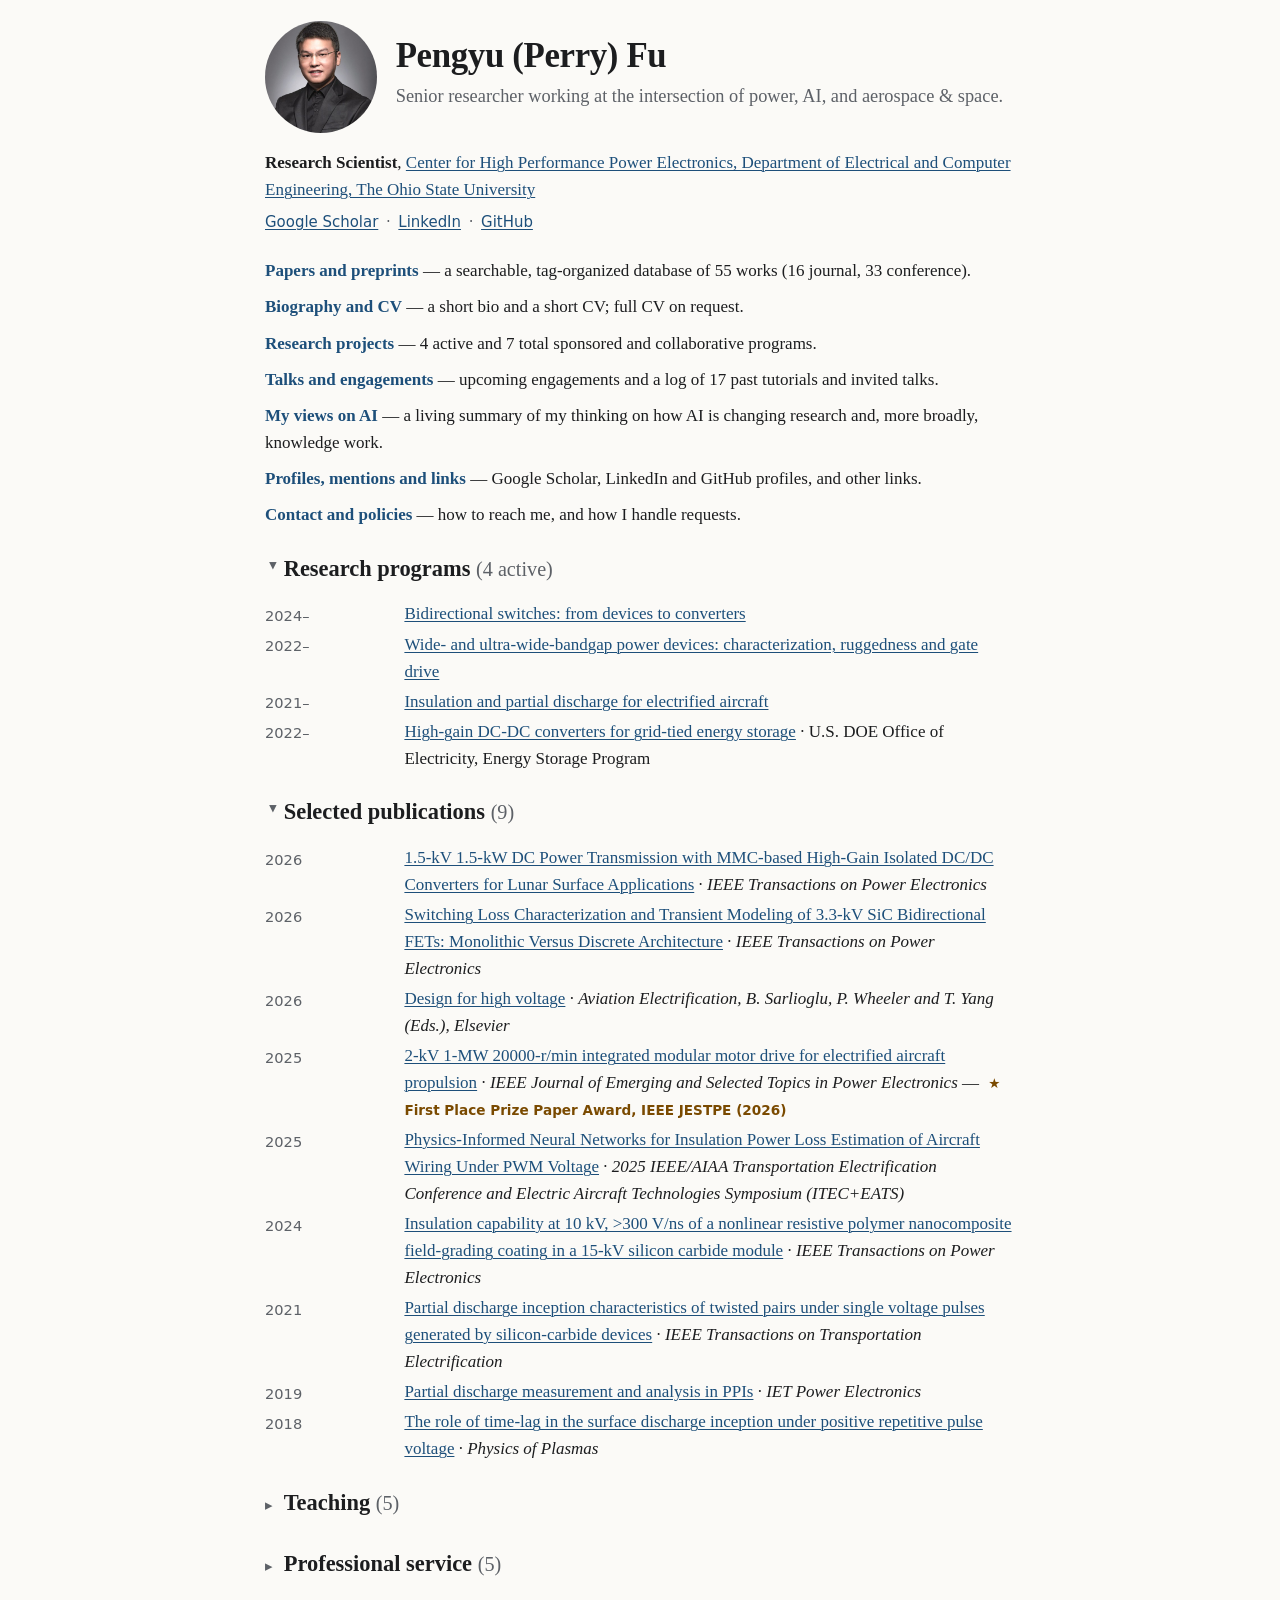
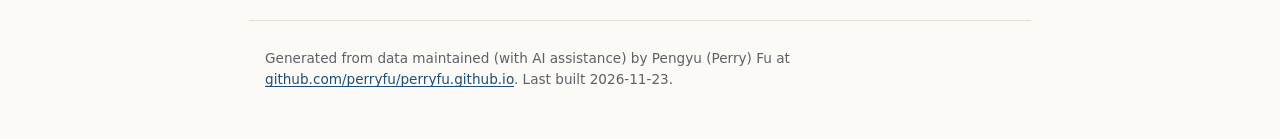
<file: index.html>
<!doctype html>
<html lang="en">
<head>
<meta charset="utf-8">
<meta name="viewport" content="width=device-width, initial-scale=1">
<title>Pengyu (Perry) Fu — Power, AI &amp; Aerospace | Ohio State</title>
<meta name="description" content="Pengyu (Perry) Fu — research scientist at Ohio State in high-voltage power electronics, insulation, SiC/GaN devices, aerospace and lunar power, and AI for power.">
<meta name="author" content="Pengyu (Perry) Fu">
<link rel="canonical" href="https://perryfu.github.io/">
<meta property="og:type" content="profile">
<meta property="og:title" content="Pengyu (Perry) Fu — Power, AI &amp; Aerospace | Ohio State">
<meta property="og:description" content="Pengyu (Perry) Fu — research scientist at Ohio State in high-voltage power electronics, insulation, SiC/GaN devices, aerospace and lunar power, and AI for power.">
<meta property="og:url" content="https://perryfu.github.io/">
<meta property="og:image" content="https://perryfu.github.io/files/headshot.jpeg"><meta name="twitter:card" content="summary">
<meta name="color-scheme" content="light dark">
<link rel="stylesheet" href="style.css">
<link rel="icon" href="favicon.svg" type="image/svg+xml">
<script type="application/ld+json">
{
  "@context": "https://schema.org",
  "@type": "Person",
  "name": "Pengyu (Perry) Fu",
  "honorificPrefix": "Dr.",
  "jobTitle": "Research Scientist",
  "worksFor": {
    "@type": "Organization",
    "name": "Center for High Performance Power Electronics, Department of Electrical and Computer Engineering, The Ohio State University"
  },
  "url": "https://perryfu.github.io/",
  "description": "Pengyu (Perry) Fu is currently a research scientist at the Center for High Performance Power Electronics, The Ohio State University, working at the intersection of power, AI, and aerospace & space. His research covers high-voltage engineering; medium-voltage SiC devices and bidirectional switches; power conversion for electrified aircraft, lunar surface power; and physics-informed machine learning for power engineering. His work received the First Place Prize Paper Award of the IEEE Journal of Emerging and Selected Topics in Power Electronics (2026). He received his Ph.D. in electrical engineering from North China Electric Power University in 2019 and is a Senior Member of IEEE.",
  "knowsAbout": [
    "Power electronics",
    "Partial discharge and high-voltage insulation",
    "Wide- and ultra-wide-bandgap power devices (SiC, GaN, Ga2O3)",
    "Bidirectional switches and medium-voltage converters",
    "Electrified aircraft propulsion and aerospace wiring",
    "Lunar surface power systems and DC microgrids",
    "Grid-tied energy storage",
    "Physics-informed machine learning for power electronics"
  ],
  "sameAs": [
    "https://scholar.google.com/citations?user=Dvko7yQAAAAJ",
    "https://www.linkedin.com/in/pengyu-fu/",
    "https://github.com/perryfu"
  ],
  "alternateName": [
    "P. Fu",
    "Pengyu Fu",
    "Perry Fu"
  ],
  "image": "https://perryfu.github.io/files/headshot.jpeg"
}
</script>
<script data-goatcounter="https://perryfu.goatcounter.com/count" async src="https://gc.zgo.at/count.js"></script>
</head>
<body>
<main>
<header class="hero">
<img class="portrait" src="files/headshot.jpeg" alt="Portrait of Pengyu (Perry) Fu" width="112" height="112">  <div>
    <h1>Pengyu (Perry) Fu</h1>
    <p class="lede">Senior researcher working at the intersection of power, AI, and aerospace &amp; space.</p>
  </div>
</header>

<ul class="affil">
  <li><strong>Research Scientist</strong>, <a href="https://chppe.engineering.osu.edu/">Center for High Performance Power Electronics, Department of Electrical and Computer Engineering, The Ohio State University</a></li>
</ul>

<p class="profiles">
<a href="https://scholar.google.com/citations?user=Dvko7yQAAAAJ">Google Scholar</a><span class="sep">·</span><a href="https://www.linkedin.com/in/pengyu-fu/">LinkedIn</a><span class="sep">·</span><a href="https://github.com/perryfu">GitHub</a></p>

<div class="directory">
  <p><a href="papers.html"><strong>Papers and preprints</strong></a> — a searchable, tag-organized database of 55 works (16 journal, 33 conference).</p>
  <p><a href="bio.html"><strong>Biography and CV</strong></a> — a short bio and a short CV; full CV on request.</p>
  <p><a href="projects.html"><strong>Research projects</strong></a> — 4 active and 7 total sponsored and collaborative programs.</p>
  <p><a href="talks.html"><strong>Talks and engagements</strong></a> — upcoming engagements and a log of 17 past tutorials and invited talks.</p>
  <p><a href="ai-views.html"><strong>My views on AI</strong></a> — a living summary of my thinking on how AI is changing research and, more broadly, knowledge work.</p>
  <p><a href="links.html"><strong>Profiles, mentions and links</strong></a> — Google Scholar, LinkedIn and GitHub profiles, and other links.</p>
  <p><a href="contact.html"><strong>Contact and policies</strong></a> — how to reach me, and how I handle requests.</p>
</div>

<details open>
  <summary><h2>Research programs <span class="n">(4 active)</span></h2></summary>
  <ul class="dated">
    <li><span class="d">2024–</span> <a href="projects.html#bidirectional-switches-from-devices-to-converters">Bidirectional switches: from devices to converters</a></li>
    <li><span class="d">2022–</span> <a href="projects.html#wide--and-ultra-wide-bandgap-power-devices-characterization-">Wide- and ultra-wide-bandgap power devices: characterization, ruggedness and gate drive</a></li>
    <li><span class="d">2021–</span> <a href="projects.html#insulation-and-partial-discharge-for-electrified-aircraft">Insulation and partial discharge for electrified aircraft</a></li>
    <li><span class="d">2022–</span> <a href="projects.html#high-gain-dc-dc-converters-for-grid-tied-energy-storage">High-gain DC-DC converters for grid-tied energy storage</a> · U.S. DOE Office of Electricity, Energy Storage Program</li>
  </ul>
</details>

<details open>
  <summary><h2>Selected publications <span class="n">(9)</span></h2></summary>
  <ul class="dated">
    <li><span class="d">2026</span> <a href="papers.html#yao20261">1.5-kV 1.5-kW DC Power Transmission with MMC-based High-Gain Isolated DC/DC Converters for Lunar Surface Applications</a> · <em>IEEE Transactions on Power Electronics</em></li>
    <li><span class="d">2026</span> <a href="papers.html#fu2026switching_tpel">Switching Loss Characterization and Transient Modeling of 3.3-kV SiC Bidirectional FETs: Monolithic Versus Discrete Architecture</a> · <em>IEEE Transactions on Power Electronics</em></li>
    <li><span class="d">2026</span> <a href="papers.html#fu2026design">Design for high voltage</a> · <em>Aviation Electrification, B. Sarlioglu, P. Wheeler and T. Yang (Eds.), Elsevier</em></li>
    <li><span class="d">2025</span> <a href="papers.html#wang2025integrated">2-kV 1-MW 20000-r/min integrated modular motor drive for electrified aircraft propulsion</a> · <em>IEEE Journal of Emerging and Selected Topics in Power Electronics</em> — <span class="award">First Place Prize Paper Award, IEEE JESTPE (2026)</span></li>
    <li><span class="d">2025</span> <a href="papers.html#fu2025physics">Physics-Informed Neural Networks for Insulation Power Loss Estimation of Aircraft Wiring Under PWM Voltage</a> · <em>2025 IEEE/AIAA Transportation Electrification Conference and Electric Aircraft Technologies Symposium (ITEC+EATS)</em></li>
    <li><span class="d">2024</span> <a href="papers.html#zhang2024insulation">Insulation capability at 10 kV, &gt;300 V/ns of a nonlinear resistive polymer nanocomposite field-grading coating in a 15-kV silicon carbide module</a> · <em>IEEE Transactions on Power Electronics</em></li>
    <li><span class="d">2021</span> <a href="papers.html#wei2021partial">Partial discharge inception characteristics of twisted pairs under single voltage pulses generated by silicon-carbide devices</a> · <em>IEEE Transactions on Transportation Electrification</em></li>
    <li><span class="d">2019</span> <a href="papers.html#fu2019partial">Partial discharge measurement and analysis in PPIs</a> · <em>IET Power Electronics</em></li>
    <li><span class="d">2018</span> <a href="papers.html#fu2018role">The role of time-lag in the surface discharge inception under positive repetitive pulse voltage</a> · <em>Physics of Plasmas</em></li>
  </ul>
</details>

<details>
  <summary><h2>Teaching <span class="n">(5)</span></h2></summary>
  <ul class="dated">
    <li><span class="d">Spring 2025</span> ECE 5047 · High Voltage Engineering and Laboratory (lecturer)</li>
    <li><span class="d">Autumn 2024</span> Power Electronics for Automotive Applications — Stellantis short course (instructor)</li>
    <li><span class="d">Autumn 2023</span> Power Electronics for Automotive Applications — Stellantis short course (instructor)</li>
    <li><span class="d">Spring 2023</span> ECE 5047 · High Voltage Engineering and Laboratory (lecturer)</li>
    <li><span class="d">Autumn 2022–23</span> ECE 5244 · Si and Wide Band Gap Power Devices (guest lecturer)</li>
  </ul>
</details>





<details>
  <summary><h2>Professional service <span class="n">(5)</span></h2></summary>
  <ul class="dated">
    <li><span class="d">2026</span> Track Chair — Battery Chargers · IEEE ITEC+EATS</li>
    <li><span class="d">2025</span> Track Chair — Design &amp; Optimization for Electrified Airplane, Sea &amp; Undersea Transportation · IEEE ITEC+EATS</li>
    <li><span class="d">2025</span> Proposal reviewer, SBIR/STTR Programs · U.S. Department of Energy, Office of Science</li>
    <li><span class="d">2023</span> Topic Chair, Electrified Aircraft; Session Chair (2 sessions) · IEEE ECCE</li>
    <li><span class="d">2022–</span> Reviewer · IEEE TPEL, JESTPE, TTE, OJ-PEL, TIE; APEC, ECCE, ITEC</li>
  </ul>
</details>
</main>
<footer>
  <p>Generated from data maintained (with AI assistance) by Pengyu (Perry) Fu at <a href="https://github.com/perryfu/perryfu.github.io">github.com/perryfu/perryfu.github.io</a>. Last built 2026-11-23.</p>
</footer>
</body>
</html>
</file>
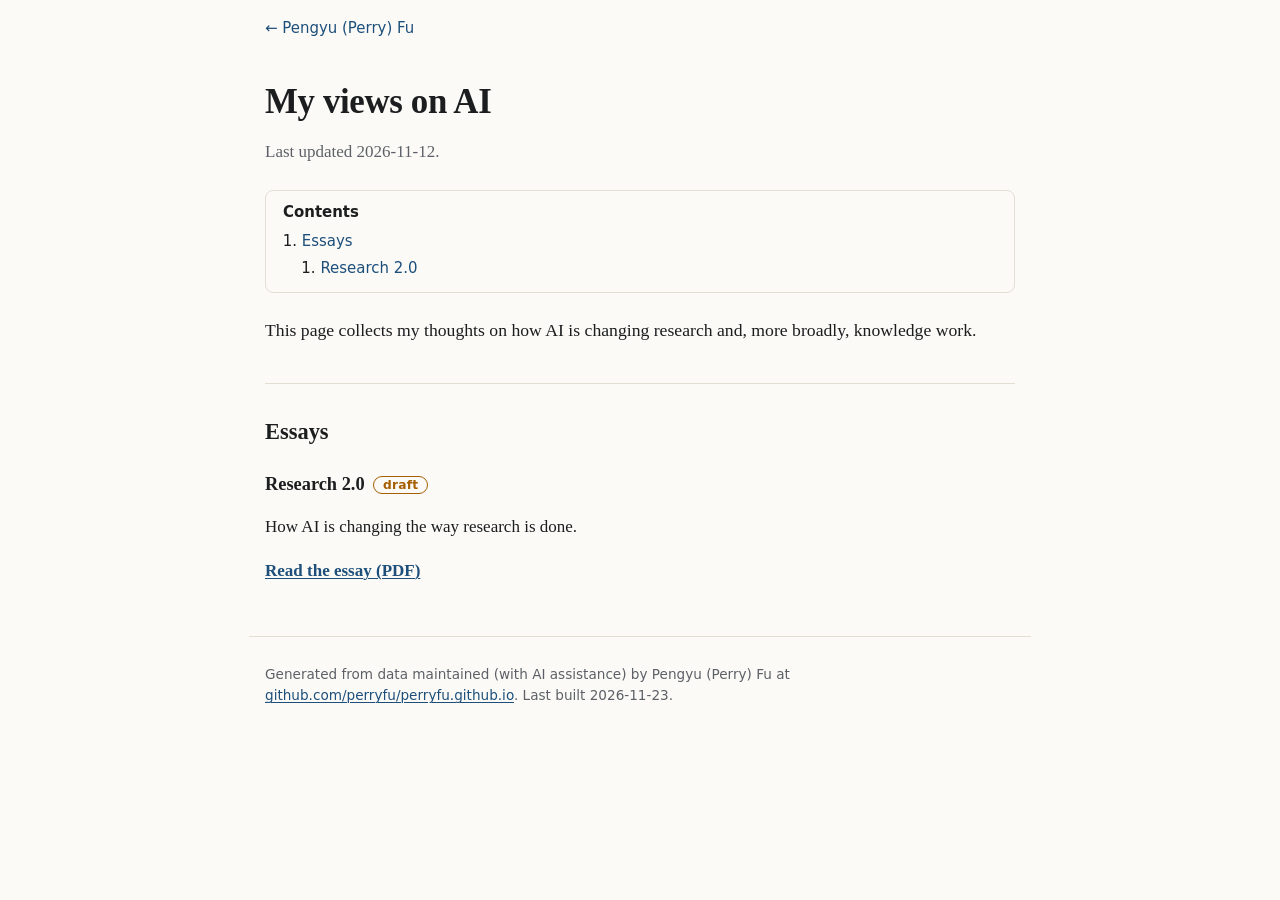
<file: ai-views.html>
<!doctype html>
<html lang="en">
<head>
<meta charset="utf-8">
<meta name="viewport" content="width=device-width, initial-scale=1">
<title>My views on AI — Pengyu (Perry) Fu</title>
<meta name="description" content="Pengyu (Perry) Fu — research scientist at Ohio State in high-voltage power electronics, insulation, SiC/GaN devices, aerospace and lunar power, and AI for power.">
<meta name="author" content="Pengyu (Perry) Fu">
<link rel="canonical" href="https://perryfu.github.io/ai-views.html">
<meta property="og:type" content="website">
<meta property="og:title" content="My views on AI — Pengyu (Perry) Fu">
<meta property="og:description" content="Pengyu (Perry) Fu — research scientist at Ohio State in high-voltage power electronics, insulation, SiC/GaN devices, aerospace and lunar power, and AI for power.">
<meta property="og:url" content="https://perryfu.github.io/ai-views.html">
<meta property="og:image" content="https://perryfu.github.io/files/headshot.jpeg"><meta name="twitter:card" content="summary">
<meta name="color-scheme" content="light dark">
<link rel="stylesheet" href="style.css">
<link rel="icon" href="favicon.svg" type="image/svg+xml">
<script data-goatcounter="https://perryfu.goatcounter.com/count" async src="https://gc.zgo.at/count.js"></script>
</head>
<body>
<nav class="crumb"><a href="index.html">← Pengyu (Perry) Fu</a></nav>
<main>
<h1>My views on AI</h1>
<p class="muted">Last updated 2026-11-12.</p>


<nav class="toc" aria-label="Contents">
  <p class="toc-h">Contents</p>
  <ol>
    <li><a href="#essays">Essays</a>
      <ol><li><a href="#research-20">Research 2.0</a></li></ol>
    </li>
  </ol>
</nav>

<section class="preface"><p>This page collects my thoughts on how AI is changing research and, more broadly, knowledge work.</p></section>

<hr>
<h2 id="essays">Essays</h2>
<section class="thesis" id="research-20">
  <h3>Research 2.0 <span class="badge draft" title="Draft — not yet in final form">draft</span> <a class="anchor" href="#research-20" aria-label="Link to this section">#</a></h3>
  <p>How AI is changing the way research is done.</p>
<p><strong><a href="files/research-2-0.pdf">Read the essay (PDF)</a></strong></p>
</section>
</main>
<footer>
  <p>Generated from data maintained (with AI assistance) by Pengyu (Perry) Fu at <a href="https://github.com/perryfu/perryfu.github.io">github.com/perryfu/perryfu.github.io</a>. Last built 2026-11-23.</p>
</footer>
</body>
</html>
</file>
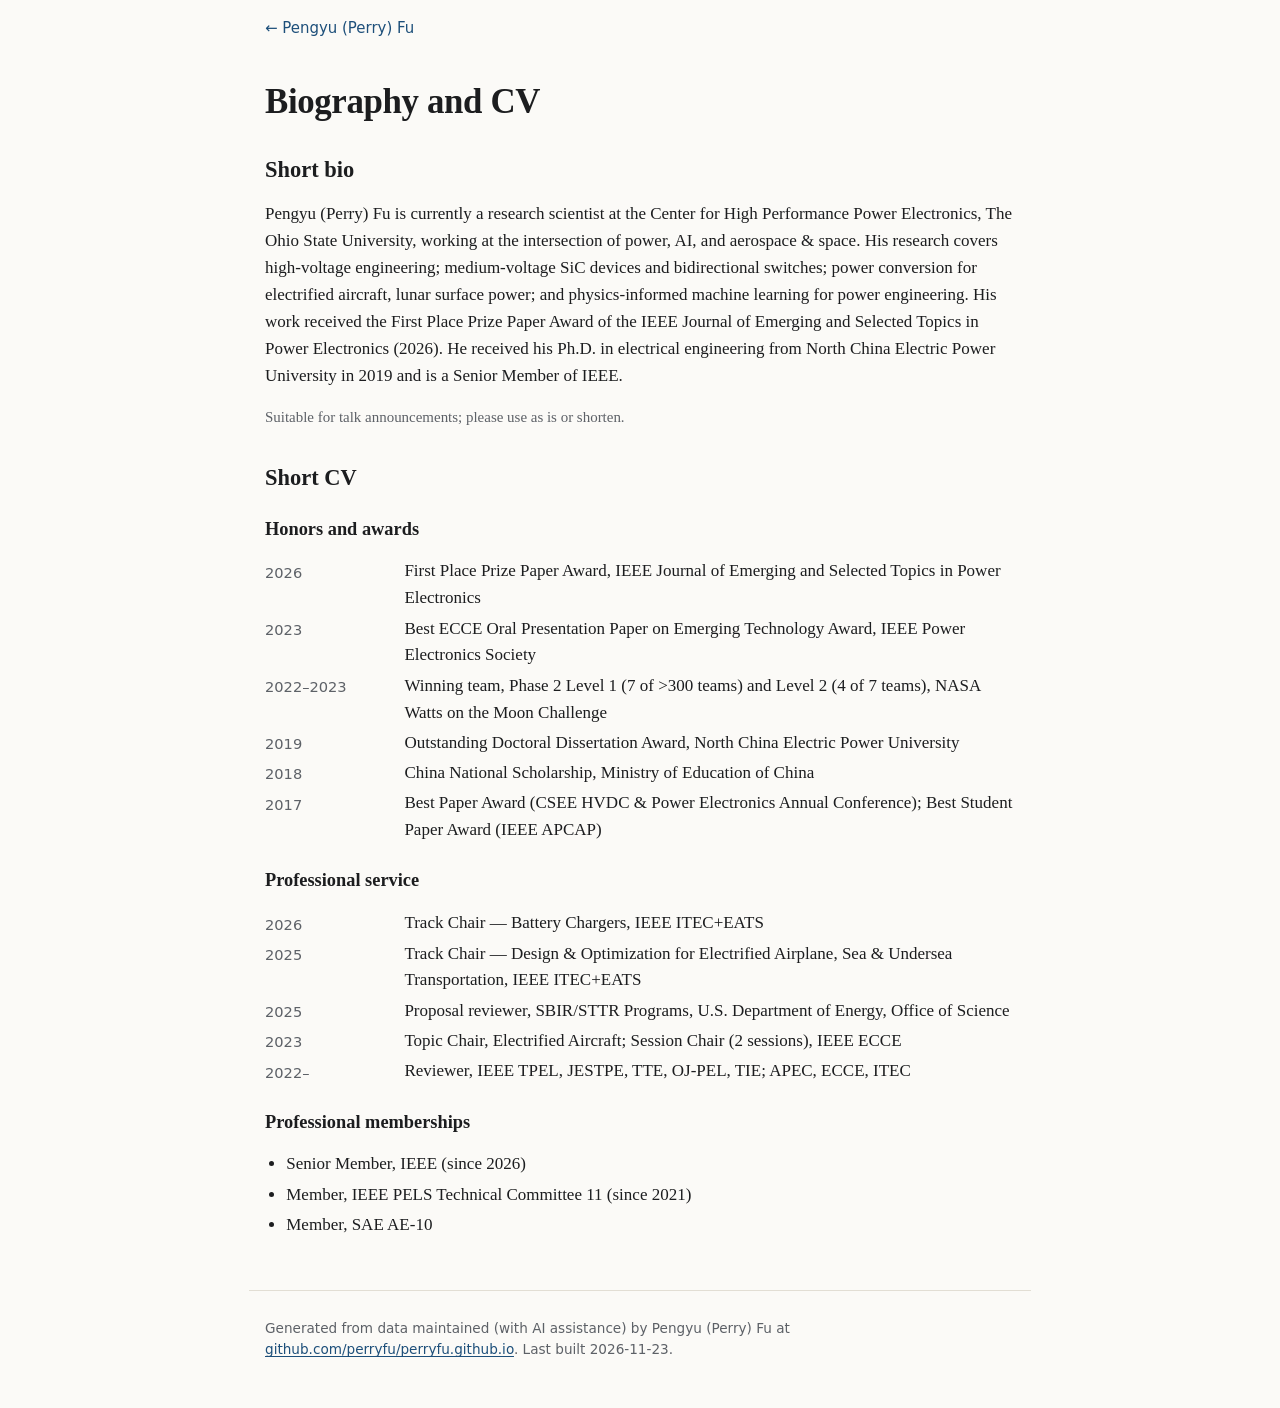
<file: bio.html>
<!doctype html>
<html lang="en">
<head>
<meta charset="utf-8">
<meta name="viewport" content="width=device-width, initial-scale=1">
<title>Biography and CV — Pengyu (Perry) Fu</title>
<meta name="description" content="Pengyu (Perry) Fu — research scientist at Ohio State in high-voltage power electronics, insulation, SiC/GaN devices, aerospace and lunar power, and AI for power.">
<meta name="author" content="Pengyu (Perry) Fu">
<link rel="canonical" href="https://perryfu.github.io/bio.html">
<meta property="og:type" content="website">
<meta property="og:title" content="Biography and CV — Pengyu (Perry) Fu">
<meta property="og:description" content="Pengyu (Perry) Fu — research scientist at Ohio State in high-voltage power electronics, insulation, SiC/GaN devices, aerospace and lunar power, and AI for power.">
<meta property="og:url" content="https://perryfu.github.io/bio.html">
<meta property="og:image" content="https://perryfu.github.io/files/headshot.jpeg"><meta name="twitter:card" content="summary">
<meta name="color-scheme" content="light dark">
<link rel="stylesheet" href="style.css">
<link rel="icon" href="favicon.svg" type="image/svg+xml">
<script data-goatcounter="https://perryfu.goatcounter.com/count" async src="https://gc.zgo.at/count.js"></script>
</head>
<body>
<nav class="crumb"><a href="index.html">← Pengyu (Perry) Fu</a></nav>
<main>
<h1>Biography and CV</h1>

<h2 id="short-bio">Short bio</h2>
<div class="copyable"><p>Pengyu (Perry) Fu is currently a research scientist at the Center for High Performance Power Electronics, The Ohio State University, working at the intersection of power, AI, and aerospace &amp; space. His research covers high-voltage engineering; medium-voltage SiC devices and bidirectional switches; power conversion for electrified aircraft, lunar surface power; and physics-informed machine learning for power engineering. His work received the First Place Prize Paper Award of the IEEE Journal of Emerging and Selected Topics in Power Electronics (2026). He received his Ph.D. in electrical engineering from North China Electric Power University in 2019 and is a Senior Member of IEEE.</p></div>
<p class="muted small">Suitable for talk announcements; please use as is or shorten.</p>

<h2 id="short-cv">Short CV</h2>



<h3>Honors and awards</h3>
<ul class="dated">
<li><span class="d">2026</span> First Place Prize Paper Award, IEEE Journal of Emerging and Selected Topics in Power Electronics</li><li><span class="d">2023</span> Best ECCE Oral Presentation Paper on Emerging Technology Award, IEEE Power Electronics Society</li><li><span class="d">2022–2023</span> Winning team, Phase 2 Level 1 (7 of &gt;300 teams) and Level 2 (4 of 7 teams), NASA Watts on the Moon Challenge</li><li><span class="d">2019</span> Outstanding Doctoral Dissertation Award, North China Electric Power University</li><li><span class="d">2018</span> China National Scholarship, Ministry of Education of China</li><li><span class="d">2017</span> Best Paper Award (CSEE HVDC &amp; Power Electronics Annual Conference); Best Student Paper Award (IEEE APCAP)</li></ul>


<h3>Professional service</h3>
<ul class="dated">
<li><span class="d">2026</span> Track Chair — Battery Chargers, IEEE ITEC+EATS</li><li><span class="d">2025</span> Track Chair — Design &amp; Optimization for Electrified Airplane, Sea &amp; Undersea Transportation, IEEE ITEC+EATS</li><li><span class="d">2025</span> Proposal reviewer, SBIR/STTR Programs, U.S. Department of Energy, Office of Science</li><li><span class="d">2023</span> Topic Chair, Electrified Aircraft; Session Chair (2 sessions), IEEE ECCE</li><li><span class="d">2022–</span> Reviewer, IEEE TPEL, JESTPE, TTE, OJ-PEL, TIE; APEC, ECCE, ITEC</li></ul>

<h3>Professional memberships</h3>
<ul><li>Senior Member, IEEE (since 2026)</li><li>Member, IEEE PELS Technical Committee 11 (since 2021)</li><li>Member, SAE AE-10</li></ul>
</main>
<footer>
  <p>Generated from data maintained (with AI assistance) by Pengyu (Perry) Fu at <a href="https://github.com/perryfu/perryfu.github.io">github.com/perryfu/perryfu.github.io</a>. Last built 2026-11-23.</p>
</footer>
</body>
</html>
</file>
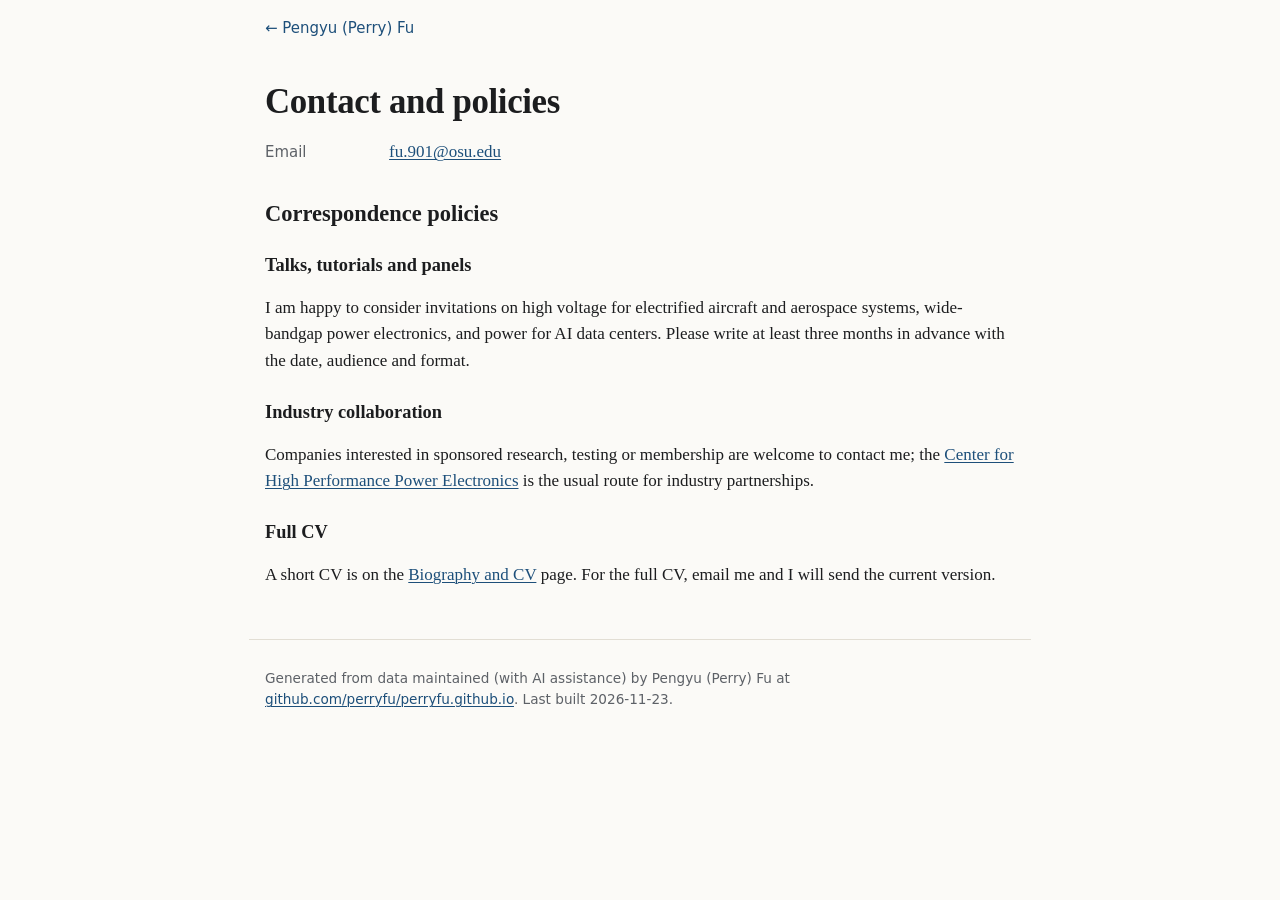
<file: contact.html>
<!doctype html>
<html lang="en">
<head>
<meta charset="utf-8">
<meta name="viewport" content="width=device-width, initial-scale=1">
<title>Contact and policies — Pengyu (Perry) Fu</title>
<meta name="description" content="Pengyu (Perry) Fu — research scientist at Ohio State in high-voltage power electronics, insulation, SiC/GaN devices, aerospace and lunar power, and AI for power.">
<meta name="author" content="Pengyu (Perry) Fu">
<link rel="canonical" href="https://perryfu.github.io/contact.html">
<meta property="og:type" content="website">
<meta property="og:title" content="Contact and policies — Pengyu (Perry) Fu">
<meta property="og:description" content="Pengyu (Perry) Fu — research scientist at Ohio State in high-voltage power electronics, insulation, SiC/GaN devices, aerospace and lunar power, and AI for power.">
<meta property="og:url" content="https://perryfu.github.io/contact.html">
<meta property="og:image" content="https://perryfu.github.io/files/headshot.jpeg"><meta name="twitter:card" content="summary">
<meta name="color-scheme" content="light dark">
<link rel="stylesheet" href="style.css">
<link rel="icon" href="favicon.svg" type="image/svg+xml">
<script data-goatcounter="https://perryfu.goatcounter.com/count" async src="https://gc.zgo.at/count.js"></script>
</head>
<body>
<nav class="crumb"><a href="index.html">← Pengyu (Perry) Fu</a></nav>
<main>
<h1>Contact and policies</h1>

<dl class="contact">
  <dt>Email</dt>
  <dd><span class="email" data-u="fu.901" data-d="osu.edu">fu.901 [at] osu.edu</span></dd>
</dl>

<h2>Correspondence policies</h2>
<h3 id="talks-tutorials-and-panels">Talks, tutorials and panels</h3>
<p>I am happy to consider invitations on high voltage for electrified aircraft and aerospace systems, wide-bandgap power electronics, and power for AI data centers. Please write at least three months in advance with the date, audience and format.</p>
<h3 id="industry-collaboration">Industry collaboration</h3>
<p>Companies interested in sponsored research, testing or membership are welcome to contact me; the <a href="https://chppe.engineering.osu.edu/">Center for High Performance Power Electronics</a> is the usual route for industry partnerships.</p>
<h3 id="full-cv">Full CV</h3>
<p>A short CV is on the <a href="bio.html">Biography and CV</a> page. For the full CV, email me and I will send the current version.</p>
<script>
/* Assemble a mailto link at runtime so the address is not sitting in the HTML for scrapers. */
document.querySelectorAll('.email').forEach(function (el) {
  var u = el.dataset.u, d = el.dataset.d;
  if (!u || !d || /\[\[/.test(u + d)) return;
  var a = document.createElement('a'); a.href = 'mailto:' + u + '@' + d; a.textContent = u + '@' + d;
  el.replaceWith(a);
});
</script>
</main>
<footer>
  <p>Generated from data maintained (with AI assistance) by Pengyu (Perry) Fu at <a href="https://github.com/perryfu/perryfu.github.io">github.com/perryfu/perryfu.github.io</a>. Last built 2026-11-23.</p>
</footer>
</body>
</html>
</file>
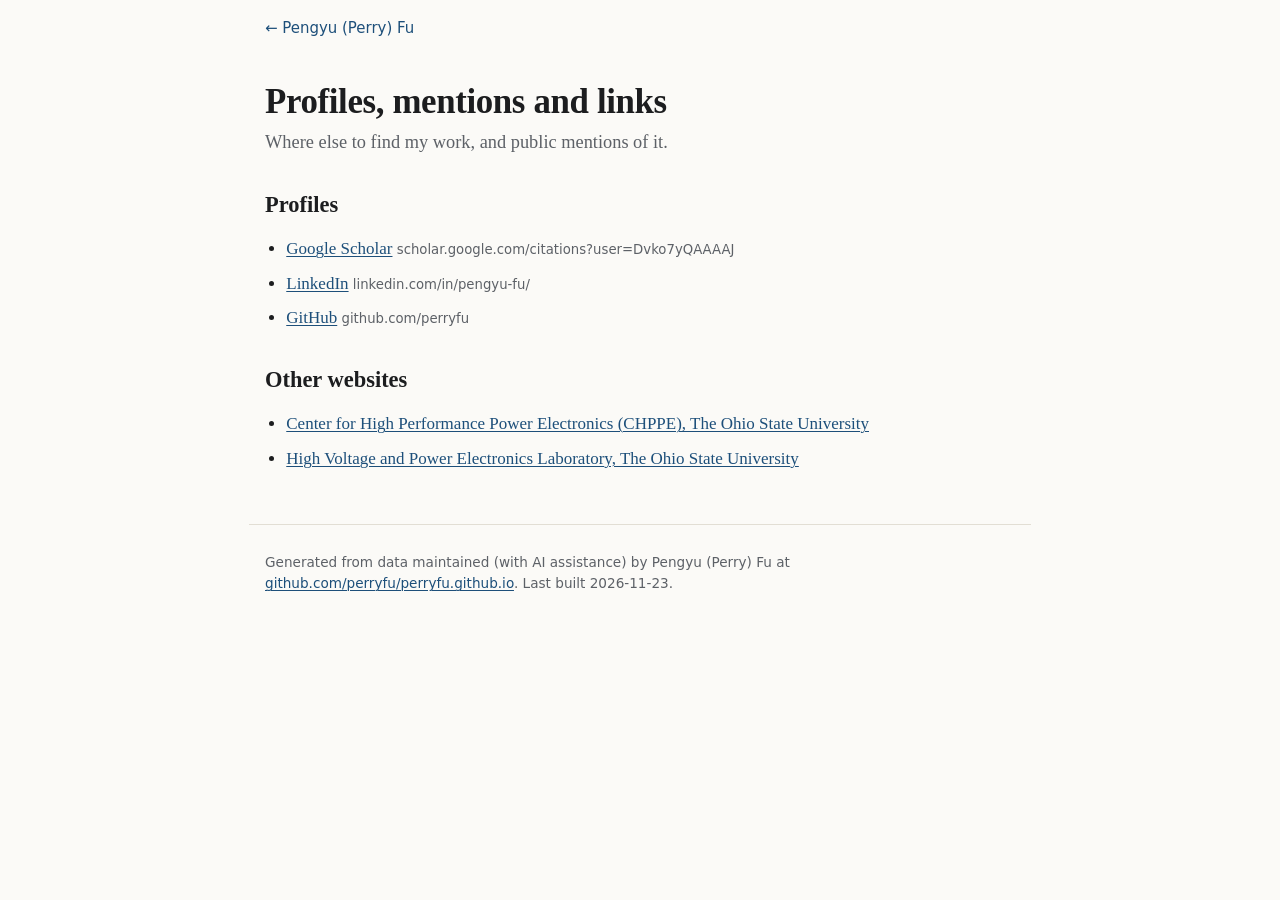
<file: links.html>
<!doctype html>
<html lang="en">
<head>
<meta charset="utf-8">
<meta name="viewport" content="width=device-width, initial-scale=1">
<title>Profiles, mentions and links — Pengyu (Perry) Fu</title>
<meta name="description" content="Pengyu (Perry) Fu — research scientist at Ohio State in high-voltage power electronics, insulation, SiC/GaN devices, aerospace and lunar power, and AI for power.">
<meta name="author" content="Pengyu (Perry) Fu">
<link rel="canonical" href="https://perryfu.github.io/links.html">
<meta property="og:type" content="website">
<meta property="og:title" content="Profiles, mentions and links — Pengyu (Perry) Fu">
<meta property="og:description" content="Pengyu (Perry) Fu — research scientist at Ohio State in high-voltage power electronics, insulation, SiC/GaN devices, aerospace and lunar power, and AI for power.">
<meta property="og:url" content="https://perryfu.github.io/links.html">
<meta property="og:image" content="https://perryfu.github.io/files/headshot.jpeg"><meta name="twitter:card" content="summary">
<meta name="color-scheme" content="light dark">
<link rel="stylesheet" href="style.css">
<link rel="icon" href="favicon.svg" type="image/svg+xml">
<script data-goatcounter="https://perryfu.goatcounter.com/count" async src="https://gc.zgo.at/count.js"></script>
</head>
<body>
<nav class="crumb"><a href="index.html">← Pengyu (Perry) Fu</a></nav>
<main>
<h1>Profiles, mentions and links</h1>
<p class="lede">Where else to find my work, and public mentions of it.</p>

<h2 id="profiles">Profiles</h2>
<ul class="linklist">
  <li><a href="https://scholar.google.com/citations?user=Dvko7yQAAAAJ">Google Scholar</a> <span class="muted url">scholar.google.com/citations?user=Dvko7yQAAAAJ</span></li>
  <li><a href="https://www.linkedin.com/in/pengyu-fu/">LinkedIn</a> <span class="muted url">linkedin.com/in/pengyu-fu/</span></li>
  <li><a href="https://github.com/perryfu">GitHub</a> <span class="muted url">github.com/perryfu</span></li>
</ul>

<h2 id="other-websites">Other websites</h2>
<ul class="linklist">
  <li><a href="https://chppe.engineering.osu.edu/">Center for High Performance Power Electronics (CHPPE), The Ohio State University</a></li>
  <li><a href="https://ece.osu.edu/high-voltage-and-power-electronics-laboratory">High Voltage and Power Electronics Laboratory, The Ohio State University</a></li>
</ul>
</main>
<footer>
  <p>Generated from data maintained (with AI assistance) by Pengyu (Perry) Fu at <a href="https://github.com/perryfu/perryfu.github.io">github.com/perryfu/perryfu.github.io</a>. Last built 2026-11-23.</p>
</footer>
</body>
</html>
</file>
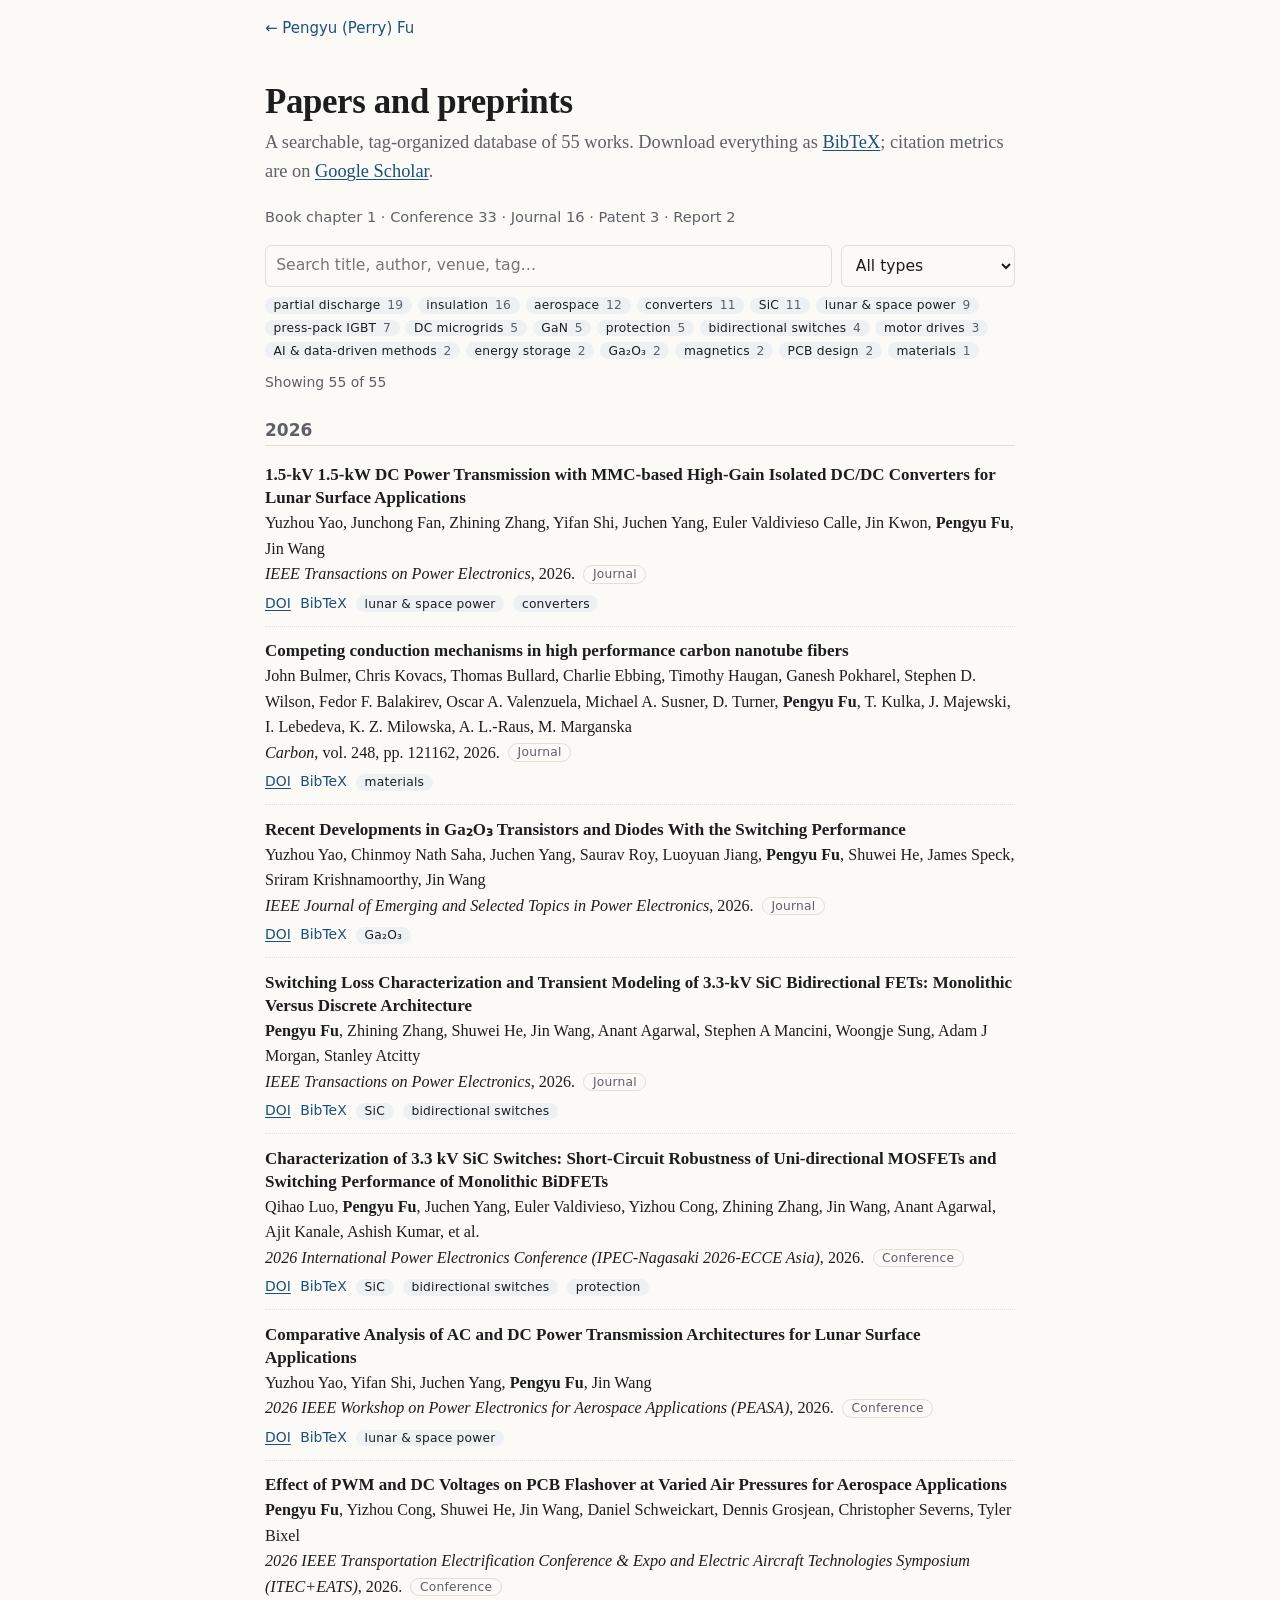
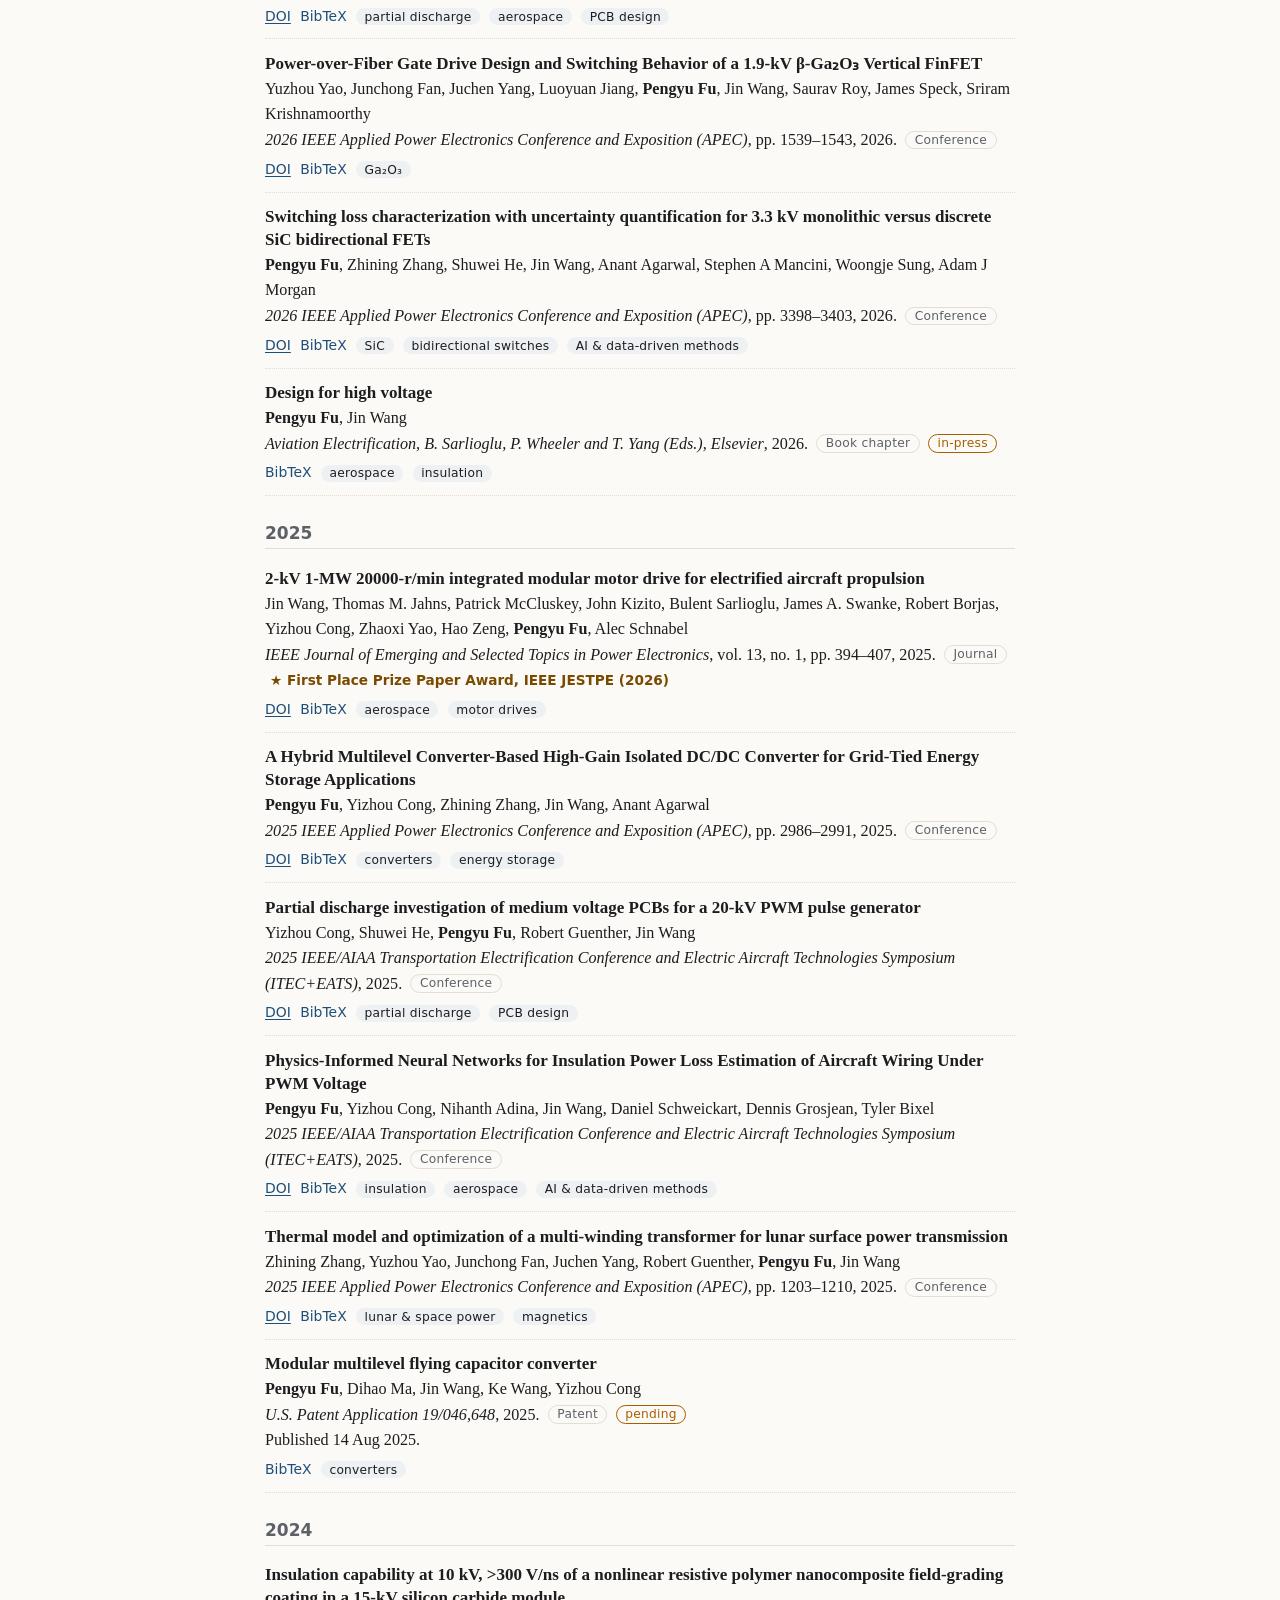
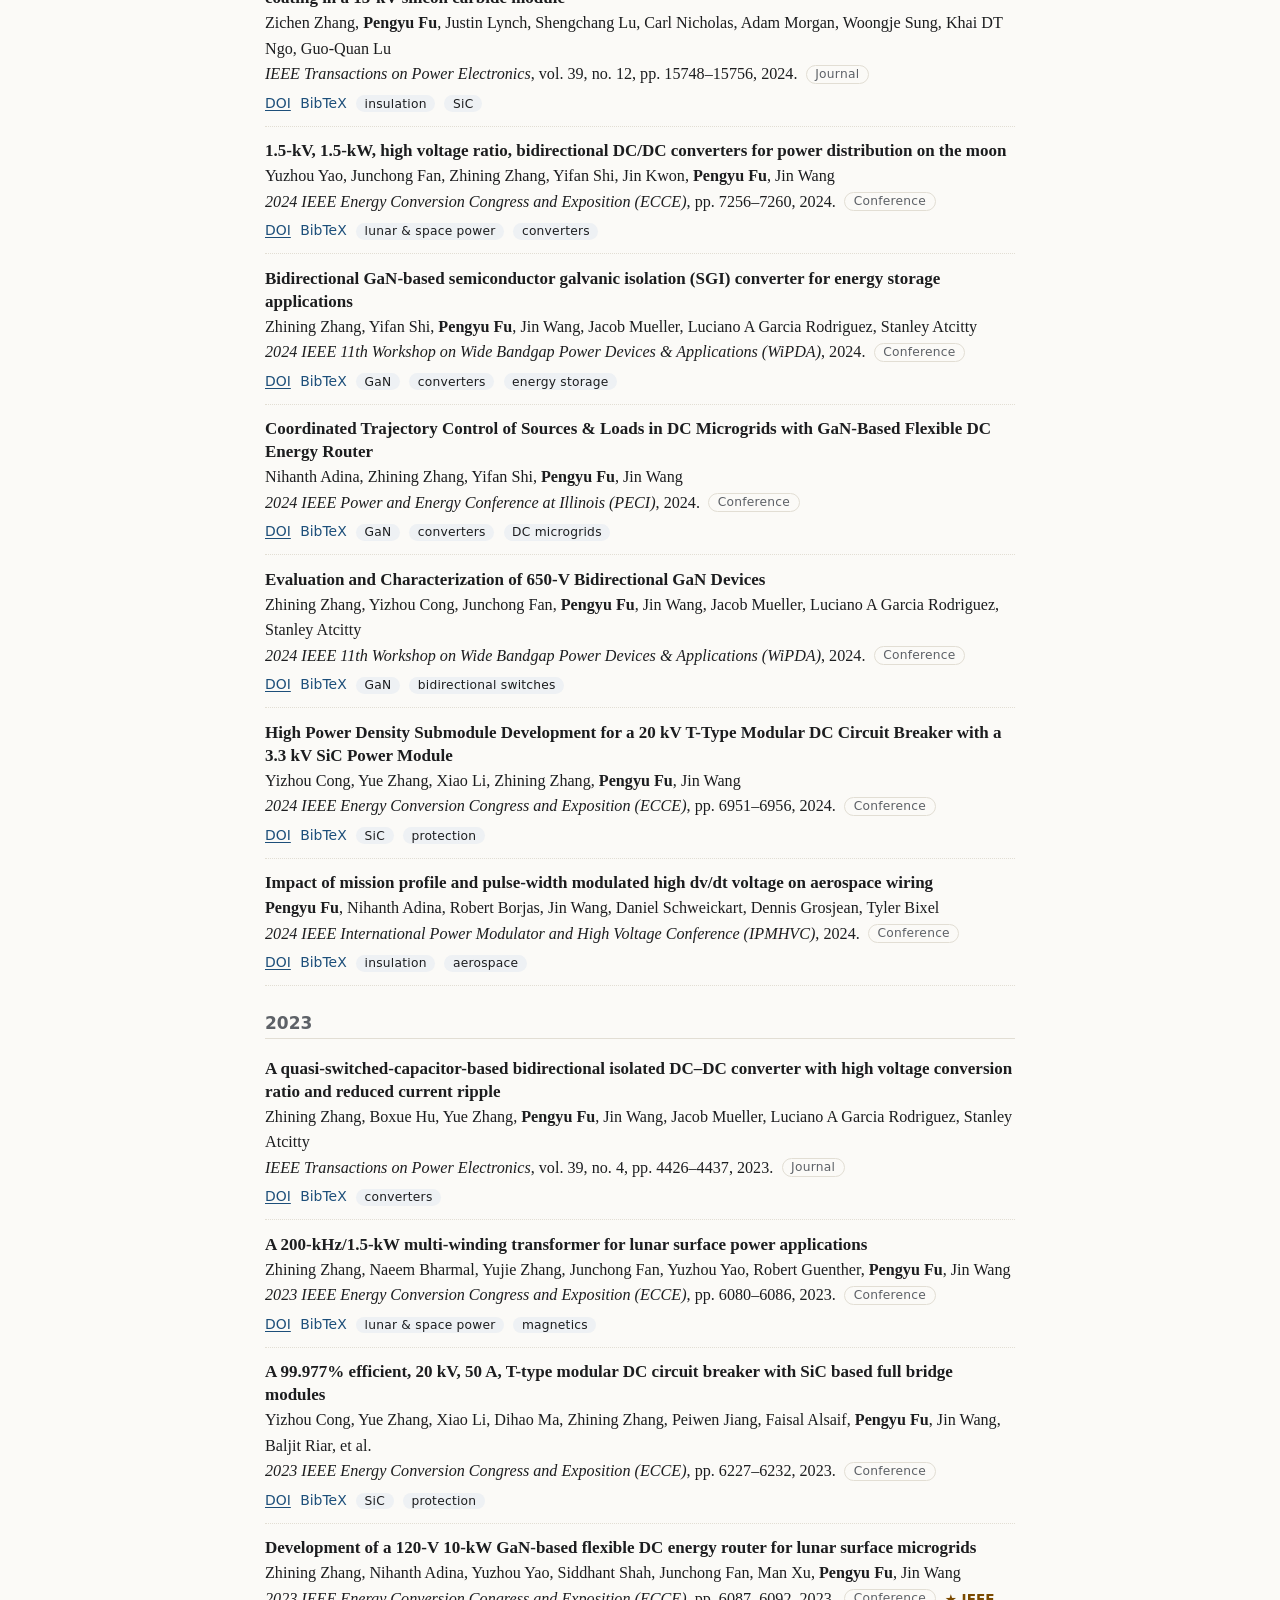
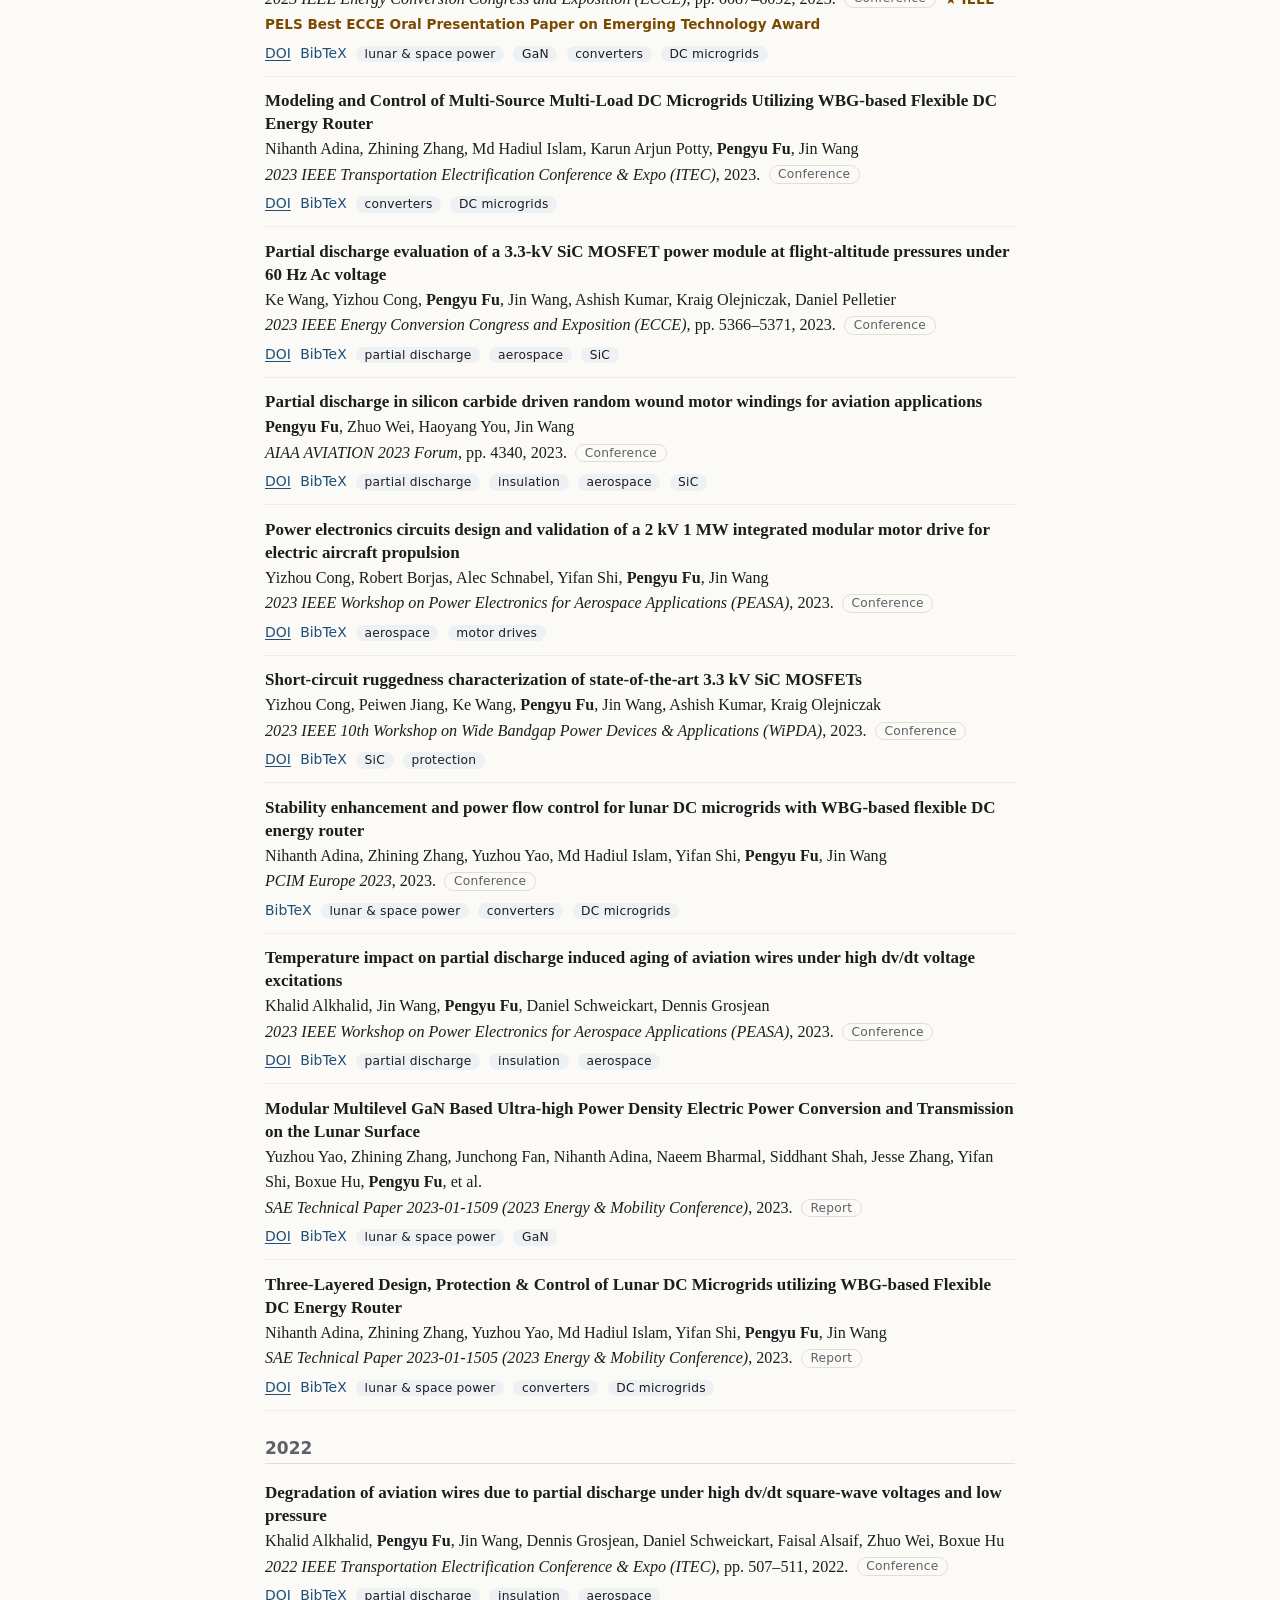
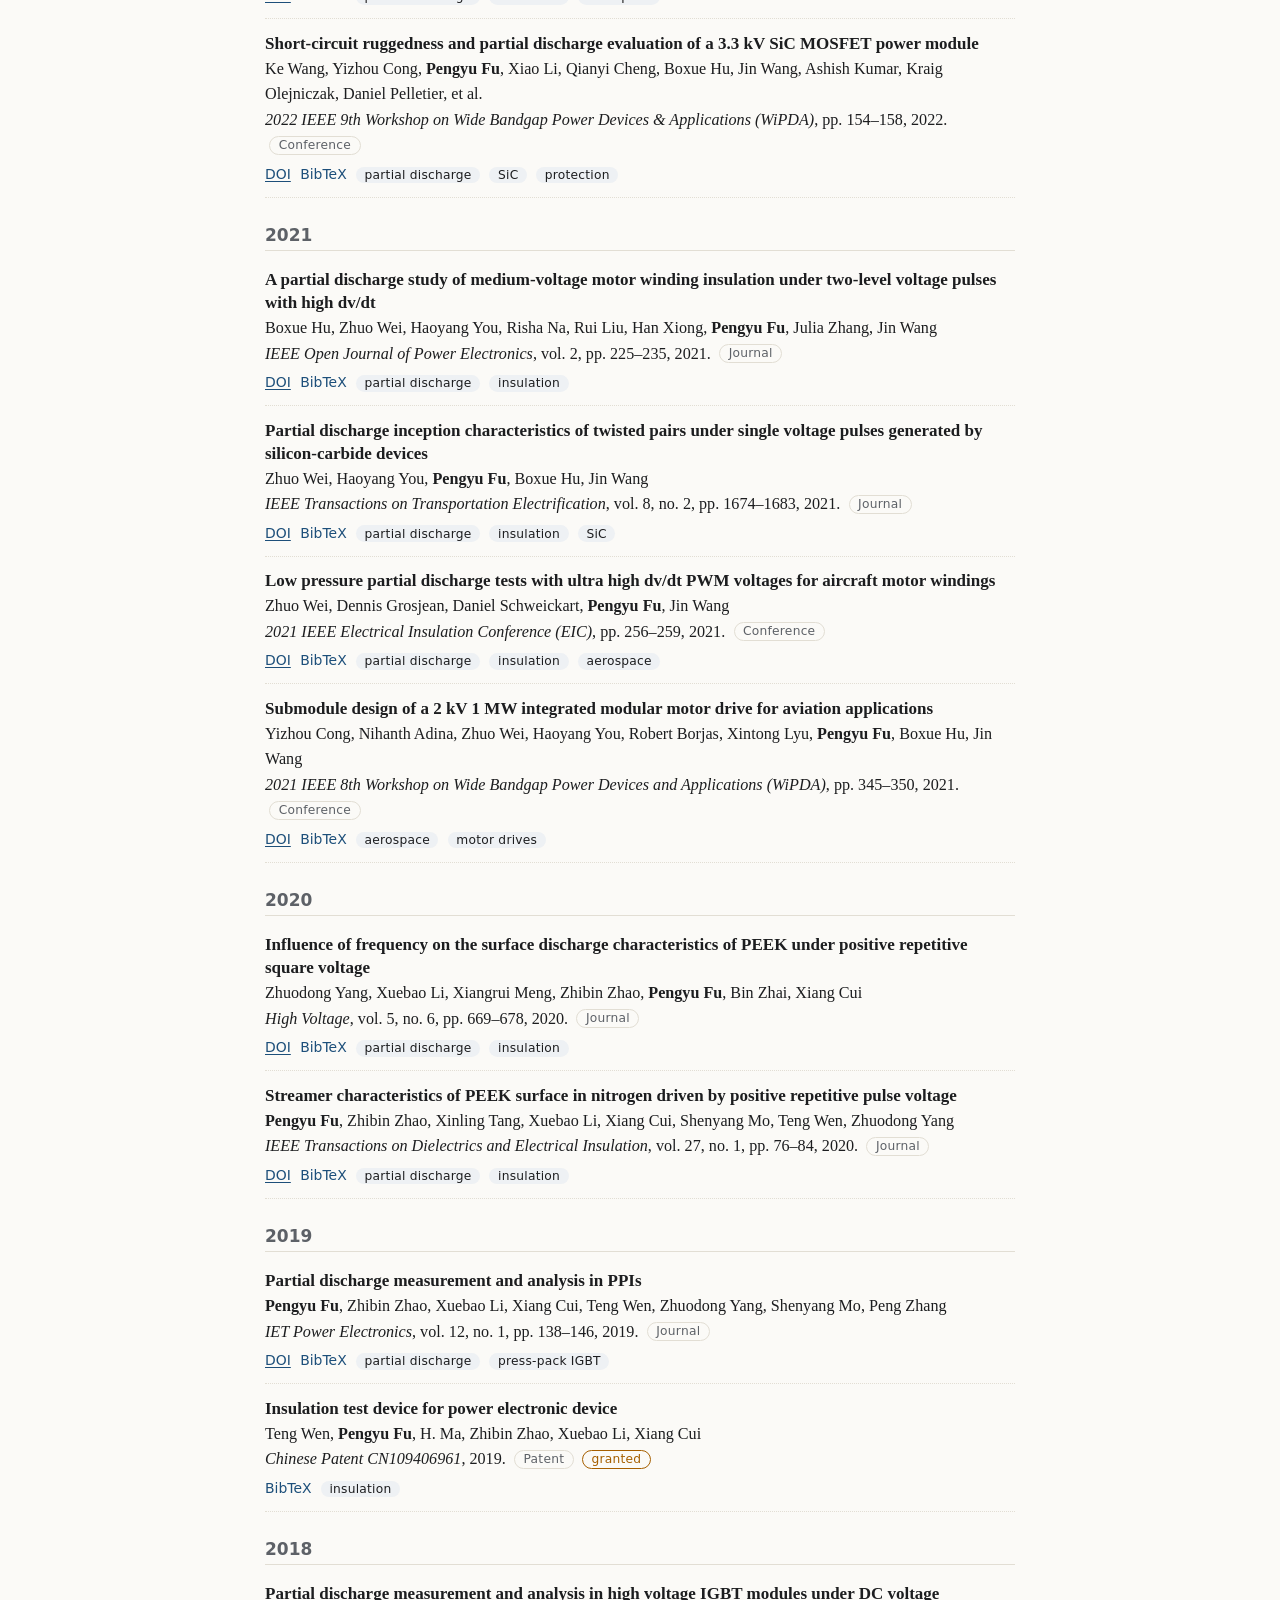
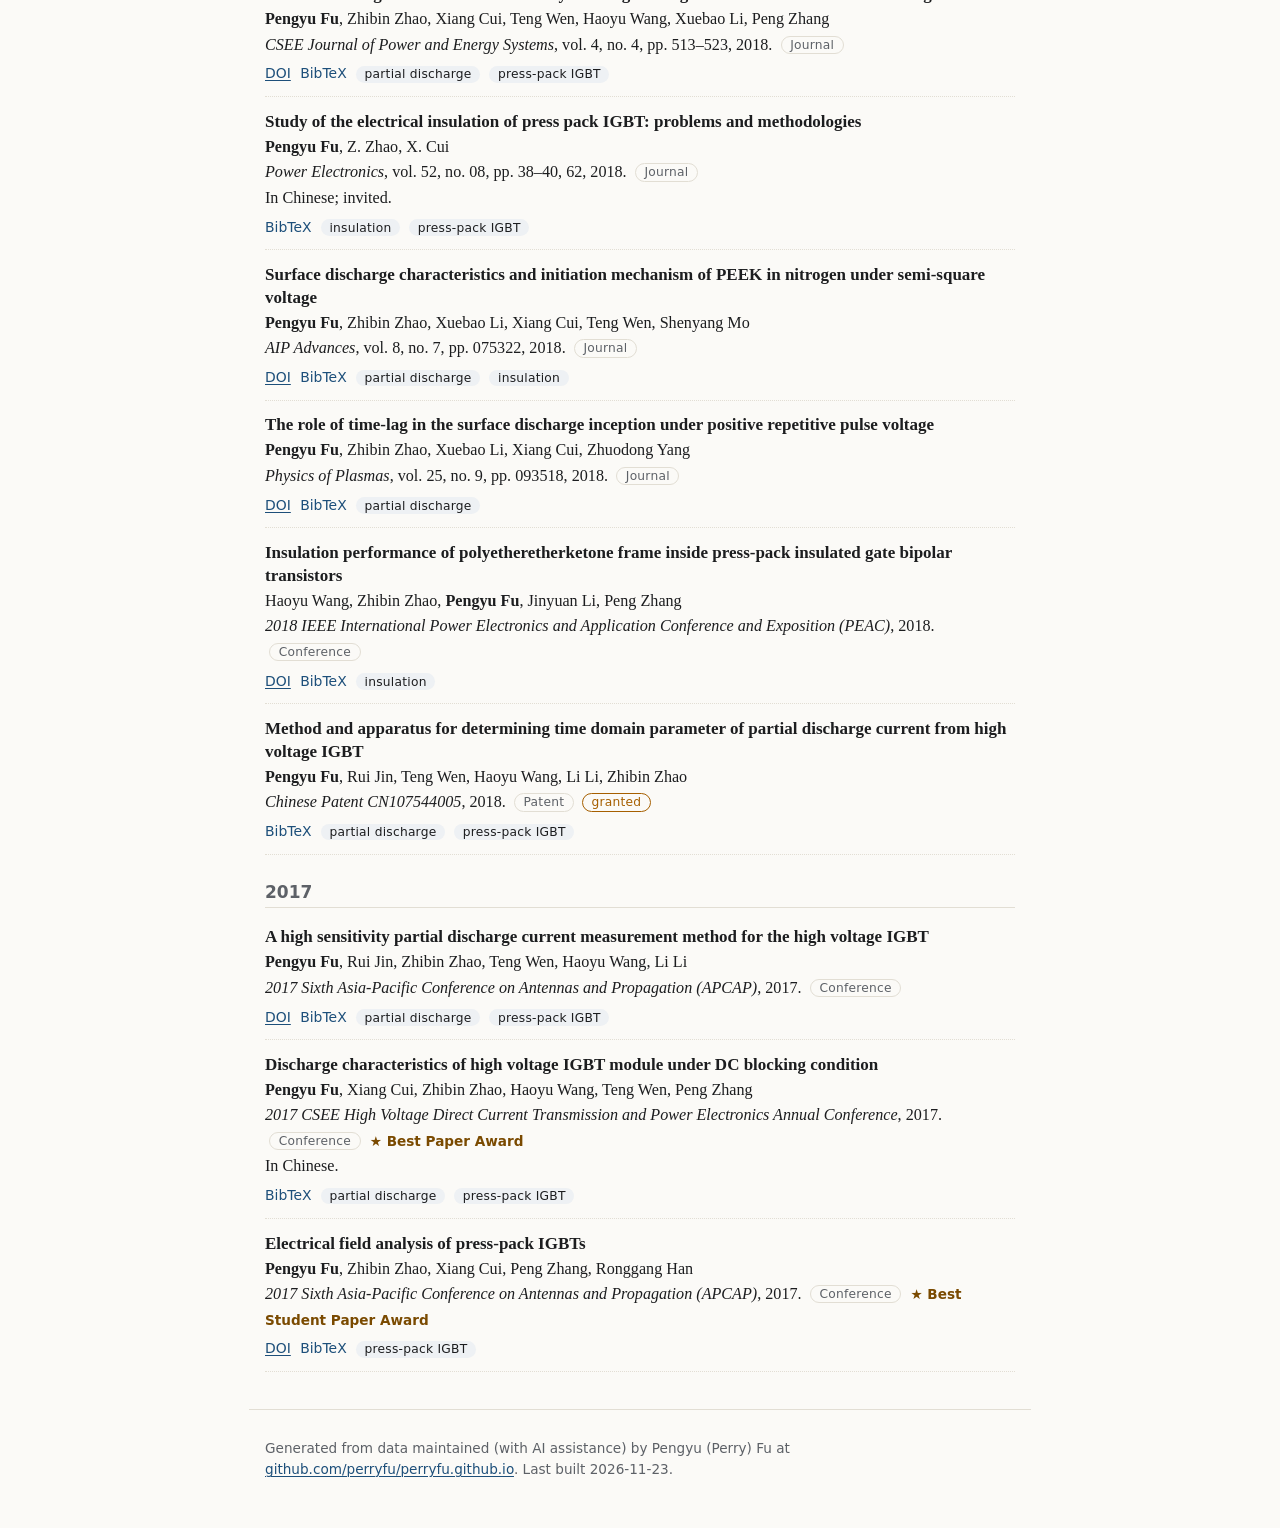
<file: papers.html>
<!doctype html>
<html lang="en">
<head>
<meta charset="utf-8">
<meta name="viewport" content="width=device-width, initial-scale=1">
<title>Papers and preprints — Pengyu (Perry) Fu</title>
<meta name="description" content="Pengyu (Perry) Fu — research scientist at Ohio State in high-voltage power electronics, insulation, SiC/GaN devices, aerospace and lunar power, and AI for power.">
<meta name="author" content="Pengyu (Perry) Fu">
<link rel="canonical" href="https://perryfu.github.io/papers.html">
<meta property="og:type" content="website">
<meta property="og:title" content="Papers and preprints — Pengyu (Perry) Fu">
<meta property="og:description" content="Pengyu (Perry) Fu — research scientist at Ohio State in high-voltage power electronics, insulation, SiC/GaN devices, aerospace and lunar power, and AI for power.">
<meta property="og:url" content="https://perryfu.github.io/papers.html">
<meta property="og:image" content="https://perryfu.github.io/files/headshot.jpeg"><meta name="twitter:card" content="summary">
<meta name="color-scheme" content="light dark">
<link rel="stylesheet" href="style.css">
<link rel="icon" href="favicon.svg" type="image/svg+xml">
<script data-goatcounter="https://perryfu.goatcounter.com/count" async src="https://gc.zgo.at/count.js"></script>
</head>
<body>
<nav class="crumb"><a href="index.html">← Pengyu (Perry) Fu</a></nav>
<main>
<h1>Papers and preprints</h1>
<p class="lede">A searchable, tag-organized database of 55 works. Download everything as <a href="publications.bib">BibTeX</a>; citation metrics are on <a href="https://scholar.google.com/citations?user=Dvko7yQAAAAJ">Google Scholar</a>.</p>

<p class="stats">
<span>Book chapter 1</span> · <span>Conference 33</span> · <span>Journal 16</span> · <span>Patent 3</span> · <span>Report 2</span></p>

<div class="controls" role="search">
  <input id="q" type="search" placeholder="Search title, author, venue, tag…" aria-label="Search papers" autocomplete="off">
  <select id="type" aria-label="Filter by type">
    <option value="">All types</option>
<option value="chapter">Book chapter (1)</option><option value="conference">Conference (33)</option><option value="journal">Journal (16)</option><option value="patent">Patent (3)</option><option value="report">Report (2)</option>  </select>
</div>
<div class="chips" aria-label="Filter by tag">
<button type="button" class="chip" data-tag="partial discharge" aria-pressed="false">partial discharge <span>19</span></button><button type="button" class="chip" data-tag="insulation" aria-pressed="false">insulation <span>16</span></button><button type="button" class="chip" data-tag="aerospace" aria-pressed="false">aerospace <span>12</span></button><button type="button" class="chip" data-tag="converters" aria-pressed="false">converters <span>11</span></button><button type="button" class="chip" data-tag="SiC" aria-pressed="false">SiC <span>11</span></button><button type="button" class="chip" data-tag="lunar &amp; space power" aria-pressed="false">lunar &amp; space power <span>9</span></button><button type="button" class="chip" data-tag="press-pack IGBT" aria-pressed="false">press-pack IGBT <span>7</span></button><button type="button" class="chip" data-tag="DC microgrids" aria-pressed="false">DC microgrids <span>5</span></button><button type="button" class="chip" data-tag="GaN" aria-pressed="false">GaN <span>5</span></button><button type="button" class="chip" data-tag="protection" aria-pressed="false">protection <span>5</span></button><button type="button" class="chip" data-tag="bidirectional switches" aria-pressed="false">bidirectional switches <span>4</span></button><button type="button" class="chip" data-tag="motor drives" aria-pressed="false">motor drives <span>3</span></button><button type="button" class="chip" data-tag="AI &amp; data-driven methods" aria-pressed="false">AI &amp; data-driven methods <span>2</span></button><button type="button" class="chip" data-tag="energy storage" aria-pressed="false">energy storage <span>2</span></button><button type="button" class="chip" data-tag="Ga₂O₃" aria-pressed="false">Ga₂O₃ <span>2</span></button><button type="button" class="chip" data-tag="magnetics" aria-pressed="false">magnetics <span>2</span></button><button type="button" class="chip" data-tag="PCB design" aria-pressed="false">PCB design <span>2</span></button><button type="button" class="chip" data-tag="materials" aria-pressed="false">materials <span>1</span></button></div>
<p class="count" id="count" aria-live="polite"></p>

<section class="year-group" data-year="2026">
  <h2>2026</h2>
  <ol class="papers">
    <li class="paper" id="yao20261" data-type="journal" data-tags="lunar &amp; space power|converters" data-search="1.5-kv 1.5-kw dc power transmission with mmc-based high-gain isolated dc/dc converters for lunar surface applications yuzhou yao junchong fan zhining zhang yifan shi juchen yang euler valdivieso calle jin kwon pengyu fu jin wang ieee transactions on power electronics 2026 lunar &amp; space power converters">
      <div class="p-title">1.5-kV 1.5-kW DC Power Transmission with MMC-based High-Gain Isolated DC/DC Converters for Lunar Surface Applications</div>
      <div class="p-authors">Yuzhou Yao, Junchong Fan, Zhining Zhang, Yifan Shi, Juchen Yang, Euler Valdivieso Calle, Jin Kwon, <strong>Pengyu Fu</strong>, Jin Wang</div>
      <div class="p-venue">
<em>IEEE Transactions on Power Electronics</em>, 2026.
        <span class="badge">Journal</span>
      </div>
      <div class="p-links">
<a href="https://doi.org/10.1109/TPEL.2026.3665386">DOI</a>        <details class="bib"><summary>BibTeX</summary><pre>@article{yao20261,
  author        = {Yuzhou Yao and Junchong Fan and Zhining Zhang and Yifan Shi and Juchen Yang and Euler Valdivieso Calle and Jin Kwon and Pengyu Fu and Jin Wang},
  title         = {1.5-kV 1.5-kW DC Power Transmission with MMC-based High-Gain Isolated DC/DC Converters for Lunar Surface Applications},
  year          = {2026},
  journal       = {IEEE Transactions on Power Electronics},
  doi           = {10.1109/TPEL.2026.3665386}
}</pre></details>
<button type="button" class="tag" data-tag="lunar &amp; space power">lunar &amp; space power</button><button type="button" class="tag" data-tag="converters">converters</button>      </div>
    </li>
    <li class="paper" id="bulmer2025competing" data-type="journal" data-tags="materials" data-search="competing conduction mechanisms in high performance carbon nanotube fibers john bulmer chris kovacs thomas bullard charlie ebbing timothy haugan ganesh pokharel stephen d. wilson fedor f. balakirev oscar a. valenzuela michael a. susner d. turner pengyu fu t. kulka j. majewski i. lebedeva k. z. milowska a. l.-raus m. marganska carbon 2026 materials">
      <div class="p-title">Competing conduction mechanisms in high performance carbon nanotube fibers</div>
      <div class="p-authors">John Bulmer, Chris Kovacs, Thomas Bullard, Charlie Ebbing, Timothy Haugan, Ganesh Pokharel, Stephen D. Wilson, Fedor F. Balakirev, Oscar A. Valenzuela, Michael A. Susner, D. Turner, <strong>Pengyu Fu</strong>, T. Kulka, J. Majewski, I. Lebedeva, K. Z. Milowska, A. L.-Raus, M. Marganska</div>
      <div class="p-venue">
<em>Carbon</em>, vol. 248, pp. 121162, 2026.
        <span class="badge">Journal</span>
      </div>
      <div class="p-links">
<a href="https://doi.org/10.1016/j.carbon.2025.121162">DOI</a>        <details class="bib"><summary>BibTeX</summary><pre>@article{bulmer2025competing,
  author        = {John Bulmer and Chris Kovacs and Thomas Bullard and Charlie Ebbing and Timothy Haugan and Ganesh Pokharel and Stephen D. Wilson and Fedor F. Balakirev and Oscar A. Valenzuela and Michael A. Susner and D. Turner and Pengyu Fu and T. Kulka and J. Majewski and I. Lebedeva and K. Z. Milowska and A. L.-Raus and M. Marganska},
  title         = {Competing conduction mechanisms in high performance carbon nanotube fibers},
  year          = {2026},
  journal       = {Carbon},
  volume        = {248},
  pages         = {121162},
  doi           = {10.1016/j.carbon.2025.121162}
}</pre></details>
<button type="button" class="tag" data-tag="materials">materials</button>      </div>
    </li>
    <li class="paper" id="yao2026recent" data-type="journal" data-tags="Ga₂O₃" data-search="recent developments in ga₂o₃ transistors and diodes with the switching performance yuzhou yao chinmoy nath saha juchen yang saurav roy luoyuan jiang pengyu fu shuwei he james speck sriram krishnamoorthy jin wang ieee journal of emerging and selected topics in power electronics 2026 ga₂o₃">
      <div class="p-title">Recent Developments in Ga₂O₃ Transistors and Diodes With the Switching Performance</div>
      <div class="p-authors">Yuzhou Yao, Chinmoy Nath Saha, Juchen Yang, Saurav Roy, Luoyuan Jiang, <strong>Pengyu Fu</strong>, Shuwei He, James Speck, Sriram Krishnamoorthy, Jin Wang</div>
      <div class="p-venue">
<em>IEEE Journal of Emerging and Selected Topics in Power Electronics</em>, 2026.
        <span class="badge">Journal</span>
      </div>
      <div class="p-links">
<a href="https://doi.org/10.1109/jestpe.2026.3738069">DOI</a>        <details class="bib"><summary>BibTeX</summary><pre>@article{yao2026recent,
  author        = {Yuzhou Yao and Chinmoy Nath Saha and Juchen Yang and Saurav Roy and Luoyuan Jiang and Pengyu Fu and Shuwei He and James Speck and Sriram Krishnamoorthy and Jin Wang},
  title         = {Recent Developments in Ga₂O₃ Transistors and Diodes With the Switching Performance},
  year          = {2026},
  journal       = {IEEE Journal of Emerging and Selected Topics in Power Electronics},
  doi           = {10.1109/jestpe.2026.3738069}
}</pre></details>
<button type="button" class="tag" data-tag="Ga₂O₃">Ga₂O₃</button>      </div>
    </li>
    <li class="paper" id="fu2026switching_tpel" data-type="journal" data-tags="SiC|bidirectional switches" data-search="switching loss characterization and transient modeling of 3.3-kv sic bidirectional fets: monolithic versus discrete architecture pengyu fu zhining zhang shuwei he jin wang anant agarwal stephen a mancini woongje sung adam j morgan stanley atcitty ieee transactions on power electronics 2026 sic bidirectional switches">
      <div class="p-title">Switching Loss Characterization and Transient Modeling of 3.3-kV SiC Bidirectional FETs: Monolithic Versus Discrete Architecture</div>
      <div class="p-authors"><strong>Pengyu Fu</strong>, Zhining Zhang, Shuwei He, Jin Wang, Anant Agarwal, Stephen A Mancini, Woongje Sung, Adam J Morgan, Stanley Atcitty</div>
      <div class="p-venue">
<em>IEEE Transactions on Power Electronics</em>, 2026.
        <span class="badge">Journal</span>
      </div>
      <div class="p-links">
<a href="https://doi.org/10.1109/tpel.2026.3738027">DOI</a>        <details class="bib"><summary>BibTeX</summary><pre>@article{fu2026switching_tpel,
  author        = {Pengyu Fu and Zhining Zhang and Shuwei He and Jin Wang and Anant Agarwal and Stephen A Mancini and Woongje Sung and Adam J Morgan and Stanley Atcitty},
  title         = {Switching Loss Characterization and Transient Modeling of 3.3-kV SiC Bidirectional FETs: Monolithic Versus Discrete Architecture},
  year          = {2026},
  journal       = {IEEE Transactions on Power Electronics},
  doi           = {10.1109/tpel.2026.3738027}
}</pre></details>
<button type="button" class="tag" data-tag="SiC">SiC</button><button type="button" class="tag" data-tag="bidirectional switches">bidirectional switches</button>      </div>
    </li>
    <li class="paper" id="luo2026characterization" data-type="conference" data-tags="SiC|bidirectional switches|protection" data-search="characterization of 3.3 kv sic switches: short-circuit robustness of uni-directional mosfets and switching performance of monolithic bidfets qihao luo pengyu fu juchen yang euler valdivieso yizhou cong zhining zhang jin wang anant agarwal ajit kanale ashish kumar et al. 2026 international power electronics conference (ipec-nagasaki 2026-ecce asia) 2026 sic bidirectional switches protection">
      <div class="p-title">Characterization of 3.3 kV SiC Switches: Short-Circuit Robustness of Uni-directional MOSFETs and Switching Performance of Monolithic BiDFETs</div>
      <div class="p-authors">Qihao Luo, <strong>Pengyu Fu</strong>, Juchen Yang, Euler Valdivieso, Yizhou Cong, Zhining Zhang, Jin Wang, Anant Agarwal, Ajit Kanale, Ashish Kumar, et al.</div>
      <div class="p-venue">
<em>2026 International Power Electronics Conference (IPEC-Nagasaki 2026-ECCE Asia)</em>, 2026.
        <span class="badge">Conference</span>
      </div>
      <div class="p-links">
<a href="https://doi.org/10.23919/ipec-nagasaki2026-ec64663.2026.11596884">DOI</a>        <details class="bib"><summary>BibTeX</summary><pre>@inproceedings{luo2026characterization,
  author        = {Qihao Luo and Pengyu Fu and Juchen Yang and Euler Valdivieso and Yizhou Cong and Zhining Zhang and Jin Wang and Anant Agarwal and Ajit Kanale and Ashish Kumar and et al.},
  title         = {Characterization of 3.3 kV SiC Switches: Short-Circuit Robustness of Uni-directional MOSFETs and Switching Performance of Monolithic BiDFETs},
  year          = {2026},
  booktitle     = {2026 International Power Electronics Conference (IPEC-Nagasaki 2026-ECCE Asia)},
  doi           = {10.23919/ipec-nagasaki2026-ec64663.2026.11596884}
}</pre></details>
<button type="button" class="tag" data-tag="SiC">SiC</button><button type="button" class="tag" data-tag="bidirectional switches">bidirectional switches</button><button type="button" class="tag" data-tag="protection">protection</button>      </div>
    </li>
    <li class="paper" id="yao2026comparative" data-type="conference" data-tags="lunar &amp; space power" data-search="comparative analysis of ac and dc power transmission architectures for lunar surface applications yuzhou yao yifan shi juchen yang pengyu fu jin wang 2026 ieee workshop on power electronics for aerospace applications (peasa) 2026 lunar &amp; space power">
      <div class="p-title">Comparative Analysis of AC and DC Power Transmission Architectures for Lunar Surface Applications</div>
      <div class="p-authors">Yuzhou Yao, Yifan Shi, Juchen Yang, <strong>Pengyu Fu</strong>, Jin Wang</div>
      <div class="p-venue">
<em>2026 IEEE Workshop on Power Electronics for Aerospace Applications (PEASA)</em>, 2026.
        <span class="badge">Conference</span>
      </div>
      <div class="p-links">
<a href="https://doi.org/10.1109/peasa69433.2026.11709543">DOI</a>        <details class="bib"><summary>BibTeX</summary><pre>@inproceedings{yao2026comparative,
  author        = {Yuzhou Yao and Yifan Shi and Juchen Yang and Pengyu Fu and Jin Wang},
  title         = {Comparative Analysis of AC and DC Power Transmission Architectures for Lunar Surface Applications},
  year          = {2026},
  booktitle     = {2026 IEEE Workshop on Power Electronics for Aerospace Applications (PEASA)},
  doi           = {10.1109/peasa69433.2026.11709543}
}</pre></details>
<button type="button" class="tag" data-tag="lunar &amp; space power">lunar &amp; space power</button>      </div>
    </li>
    <li class="paper" id="fu2026effect" data-type="conference" data-tags="partial discharge|aerospace|PCB design" data-search="effect of pwm and dc voltages on pcb flashover at varied air pressures for aerospace applications pengyu fu yizhou cong shuwei he jin wang daniel schweickart dennis grosjean christopher severns tyler bixel 2026 ieee transportation electrification conference &amp; expo and electric aircraft technologies symposium (itec+eats) 2026 partial discharge aerospace pcb design">
      <div class="p-title">Effect of PWM and DC Voltages on PCB Flashover at Varied Air Pressures for Aerospace Applications</div>
      <div class="p-authors"><strong>Pengyu Fu</strong>, Yizhou Cong, Shuwei He, Jin Wang, Daniel Schweickart, Dennis Grosjean, Christopher Severns, Tyler Bixel</div>
      <div class="p-venue">
<em>2026 IEEE Transportation Electrification Conference &amp; Expo and Electric Aircraft Technologies Symposium (ITEC+EATS)</em>, 2026.
        <span class="badge">Conference</span>
      </div>
      <div class="p-links">
<a href="https://doi.org/10.1109/iteceats66641.2026.11592814">DOI</a>        <details class="bib"><summary>BibTeX</summary><pre>@inproceedings{fu2026effect,
  author        = {Pengyu Fu and Yizhou Cong and Shuwei He and Jin Wang and Daniel Schweickart and Dennis Grosjean and Christopher Severns and Tyler Bixel},
  title         = {Effect of PWM and DC Voltages on PCB Flashover at Varied Air Pressures for Aerospace Applications},
  year          = {2026},
  booktitle     = {2026 IEEE Transportation Electrification Conference &amp; Expo and Electric Aircraft Technologies Symposium (ITEC+EATS)},
  doi           = {10.1109/iteceats66641.2026.11592814}
}</pre></details>
<button type="button" class="tag" data-tag="partial discharge">partial discharge</button><button type="button" class="tag" data-tag="aerospace">aerospace</button><button type="button" class="tag" data-tag="PCB design">PCB design</button>      </div>
    </li>
    <li class="paper" id="yao2026power" data-type="conference" data-tags="Ga₂O₃" data-search="power-over-fiber gate drive design and switching behavior of a 1.9-kv β-ga₂o₃ vertical finfet yuzhou yao junchong fan juchen yang luoyuan jiang pengyu fu jin wang saurav roy james speck sriram krishnamoorthy 2026 ieee applied power electronics conference and exposition (apec) 2026 ga₂o₃">
      <div class="p-title">Power-over-Fiber Gate Drive Design and Switching Behavior of a 1.9-kV β-Ga₂O₃ Vertical FinFET</div>
      <div class="p-authors">Yuzhou Yao, Junchong Fan, Juchen Yang, Luoyuan Jiang, <strong>Pengyu Fu</strong>, Jin Wang, Saurav Roy, James Speck, Sriram Krishnamoorthy</div>
      <div class="p-venue">
<em>2026 IEEE Applied Power Electronics Conference and Exposition (APEC)</em>, pp. 1539–1543, 2026.
        <span class="badge">Conference</span>
      </div>
      <div class="p-links">
<a href="https://doi.org/10.1109/apec51134.2026.11516677">DOI</a>        <details class="bib"><summary>BibTeX</summary><pre>@inproceedings{yao2026power,
  author        = {Yuzhou Yao and Junchong Fan and Juchen Yang and Luoyuan Jiang and Pengyu Fu and Jin Wang and Saurav Roy and James Speck and Sriram Krishnamoorthy},
  title         = {Power-over-Fiber Gate Drive Design and Switching Behavior of a 1.9-kV β-Ga₂O₃ Vertical FinFET},
  year          = {2026},
  booktitle     = {2026 IEEE Applied Power Electronics Conference and Exposition (APEC)},
  pages         = {1539--1543},
  doi           = {10.1109/apec51134.2026.11516677}
}</pre></details>
<button type="button" class="tag" data-tag="Ga₂O₃">Ga₂O₃</button>      </div>
    </li>
    <li class="paper" id="fu2026switching" data-type="conference" data-tags="SiC|bidirectional switches|AI &amp; data-driven methods" data-search="switching loss characterization with uncertainty quantification for 3.3 kv monolithic versus discrete sic bidirectional fets pengyu fu zhining zhang shuwei he jin wang anant agarwal stephen a mancini woongje sung adam j morgan 2026 ieee applied power electronics conference and exposition (apec) 2026 sic bidirectional switches ai &amp; data-driven methods">
      <div class="p-title">Switching loss characterization with uncertainty quantification for 3.3 kV monolithic versus discrete SiC bidirectional FETs</div>
      <div class="p-authors"><strong>Pengyu Fu</strong>, Zhining Zhang, Shuwei He, Jin Wang, Anant Agarwal, Stephen A Mancini, Woongje Sung, Adam J Morgan</div>
      <div class="p-venue">
<em>2026 IEEE Applied Power Electronics Conference and Exposition (APEC)</em>, pp. 3398–3403, 2026.
        <span class="badge">Conference</span>
      </div>
      <div class="p-links">
<a href="https://doi.org/10.1109/apec51134.2026.11516729">DOI</a>        <details class="bib"><summary>BibTeX</summary><pre>@inproceedings{fu2026switching,
  author        = {Pengyu Fu and Zhining Zhang and Shuwei He and Jin Wang and Anant Agarwal and Stephen A Mancini and Woongje Sung and Adam J Morgan},
  title         = {Switching loss characterization with uncertainty quantification for 3.3 kV monolithic versus discrete SiC bidirectional FETs},
  year          = {2026},
  booktitle     = {2026 IEEE Applied Power Electronics Conference and Exposition (APEC)},
  pages         = {3398--3403},
  doi           = {10.1109/apec51134.2026.11516729}
}</pre></details>
<button type="button" class="tag" data-tag="SiC">SiC</button><button type="button" class="tag" data-tag="bidirectional switches">bidirectional switches</button><button type="button" class="tag" data-tag="AI &amp; data-driven methods">AI &amp; data-driven methods</button>      </div>
    </li>
    <li class="paper" id="fu2026design" data-type="chapter" data-tags="aerospace|insulation" data-search="design for high voltage pengyu fu jin wang aviation electrification, b. sarlioglu, p. wheeler and t. yang (eds.), elsevier 2026 aerospace insulation">
      <div class="p-title">Design for high voltage</div>
      <div class="p-authors"><strong>Pengyu Fu</strong>, Jin Wang</div>
      <div class="p-venue">
<em>Aviation Electrification, B. Sarlioglu, P. Wheeler and T. Yang (Eds.), Elsevier</em>, 2026.
        <span class="badge">Book chapter</span>
<span class="badge status">in-press</span>      </div>
      <div class="p-links">
        <details class="bib"><summary>BibTeX</summary><pre>@incollection{fu2026design,
  author        = {Pengyu Fu and Jin Wang},
  title         = {Design for high voltage},
  year          = {2026},
  booktitle     = {Aviation Electrification, B. Sarlioglu, P. Wheeler and T. Yang (Eds.), Elsevier},
  note          = {In-press}
}</pre></details>
<button type="button" class="tag" data-tag="aerospace">aerospace</button><button type="button" class="tag" data-tag="insulation">insulation</button>      </div>
    </li>
  </ol>
</section>
<section class="year-group" data-year="2025">
  <h2>2025</h2>
  <ol class="papers">
    <li class="paper" id="wang2025integrated" data-type="journal" data-tags="aerospace|motor drives" data-search="2-kv 1-mw 20000-r/min integrated modular motor drive for electrified aircraft propulsion jin wang thomas m. jahns patrick mccluskey john kizito bulent sarlioglu james a. swanke robert borjas yizhou cong zhaoxi yao hao zeng pengyu fu alec schnabel ieee journal of emerging and selected topics in power electronics 2025 aerospace motor drives">
      <div class="p-title">2-kV 1-MW 20000-r/min integrated modular motor drive for electrified aircraft propulsion</div>
      <div class="p-authors">Jin Wang, Thomas M. Jahns, Patrick McCluskey, John Kizito, Bulent Sarlioglu, James A. Swanke, Robert Borjas, Yizhou Cong, Zhaoxi Yao, Hao Zeng, <strong>Pengyu Fu</strong>, Alec Schnabel</div>
      <div class="p-venue">
<em>IEEE Journal of Emerging and Selected Topics in Power Electronics</em>, vol. 13, no. 1, pp. 394–407, 2025.
        <span class="badge">Journal</span>
<span class="award">First Place Prize Paper Award, IEEE JESTPE (2026)</span>      </div>
      <div class="p-links">
<a href="https://doi.org/10.1109/jestpe.2023.3283538">DOI</a>        <details class="bib"><summary>BibTeX</summary><pre>@article{wang2025integrated,
  author        = {Jin Wang and Thomas M. Jahns and Patrick McCluskey and John Kizito and Bulent Sarlioglu and James A. Swanke and Robert Borjas and Yizhou Cong and Zhaoxi Yao and Hao Zeng and Pengyu Fu and Alec Schnabel},
  title         = {2-kV 1-MW 20000-r/min integrated modular motor drive for electrified aircraft propulsion},
  year          = {2025},
  journal       = {IEEE Journal of Emerging and Selected Topics in Power Electronics},
  volume        = {13},
  number        = {1},
  pages         = {394--407},
  doi           = {10.1109/jestpe.2023.3283538}
}</pre></details>
<button type="button" class="tag" data-tag="aerospace">aerospace</button><button type="button" class="tag" data-tag="motor drives">motor drives</button>      </div>
    </li>
    <li class="paper" id="fu2025hybrid" data-type="conference" data-tags="converters|energy storage" data-search="a hybrid multilevel converter-based high-gain isolated dc/dc converter for grid-tied energy storage applications pengyu fu yizhou cong zhining zhang jin wang anant agarwal 2025 ieee applied power electronics conference and exposition (apec) 2025 converters energy storage">
      <div class="p-title">A Hybrid Multilevel Converter-Based High-Gain Isolated DC/DC Converter for Grid-Tied Energy Storage Applications</div>
      <div class="p-authors"><strong>Pengyu Fu</strong>, Yizhou Cong, Zhining Zhang, Jin Wang, Anant Agarwal</div>
      <div class="p-venue">
<em>2025 IEEE Applied Power Electronics Conference and Exposition (APEC)</em>, pp. 2986–2991, 2025.
        <span class="badge">Conference</span>
      </div>
      <div class="p-links">
<a href="https://doi.org/10.1109/apec48143.2025.10977476">DOI</a>        <details class="bib"><summary>BibTeX</summary><pre>@inproceedings{fu2025hybrid,
  author        = {Pengyu Fu and Yizhou Cong and Zhining Zhang and Jin Wang and Anant Agarwal},
  title         = {A Hybrid Multilevel Converter-Based High-Gain Isolated DC/DC Converter for Grid-Tied Energy Storage Applications},
  year          = {2025},
  booktitle     = {2025 IEEE Applied Power Electronics Conference and Exposition (APEC)},
  pages         = {2986--2991},
  doi           = {10.1109/apec48143.2025.10977476}
}</pre></details>
<button type="button" class="tag" data-tag="converters">converters</button><button type="button" class="tag" data-tag="energy storage">energy storage</button>      </div>
    </li>
    <li class="paper" id="cong2025partial" data-type="conference" data-tags="partial discharge|PCB design" data-search="partial discharge investigation of medium voltage pcbs for a 20-kv pwm pulse generator yizhou cong shuwei he pengyu fu robert guenther jin wang 2025 ieee/aiaa transportation electrification conference and electric aircraft technologies symposium (itec+eats) 2025 partial discharge pcb design">
      <div class="p-title">Partial discharge investigation of medium voltage PCBs for a 20-kV PWM pulse generator</div>
      <div class="p-authors">Yizhou Cong, Shuwei He, <strong>Pengyu Fu</strong>, Robert Guenther, Jin Wang</div>
      <div class="p-venue">
<em>2025 IEEE/AIAA Transportation Electrification Conference and Electric Aircraft Technologies Symposium (ITEC+EATS)</em>, 2025.
        <span class="badge">Conference</span>
      </div>
      <div class="p-links">
<a href="https://doi.org/10.1109/itec63604.2025.11097916">DOI</a>        <details class="bib"><summary>BibTeX</summary><pre>@inproceedings{cong2025partial,
  author        = {Yizhou Cong and Shuwei He and Pengyu Fu and Robert Guenther and Jin Wang},
  title         = {Partial discharge investigation of medium voltage PCBs for a 20-kV PWM pulse generator},
  year          = {2025},
  booktitle     = {2025 IEEE/AIAA Transportation Electrification Conference and Electric Aircraft Technologies Symposium (ITEC+EATS)},
  doi           = {10.1109/itec63604.2025.11097916}
}</pre></details>
<button type="button" class="tag" data-tag="partial discharge">partial discharge</button><button type="button" class="tag" data-tag="PCB design">PCB design</button>      </div>
    </li>
    <li class="paper" id="fu2025physics" data-type="conference" data-tags="insulation|aerospace|AI &amp; data-driven methods" data-search="physics-informed neural networks for insulation power loss estimation of aircraft wiring under pwm voltage pengyu fu yizhou cong nihanth adina jin wang daniel schweickart dennis grosjean tyler bixel 2025 ieee/aiaa transportation electrification conference and electric aircraft technologies symposium (itec+eats) 2025 insulation aerospace ai &amp; data-driven methods">
      <div class="p-title">Physics-Informed Neural Networks for Insulation Power Loss Estimation of Aircraft Wiring Under PWM Voltage</div>
      <div class="p-authors"><strong>Pengyu Fu</strong>, Yizhou Cong, Nihanth Adina, Jin Wang, Daniel Schweickart, Dennis Grosjean, Tyler Bixel</div>
      <div class="p-venue">
<em>2025 IEEE/AIAA Transportation Electrification Conference and Electric Aircraft Technologies Symposium (ITEC+EATS)</em>, 2025.
        <span class="badge">Conference</span>
      </div>
      <div class="p-links">
<a href="https://doi.org/10.1109/itec63604.2025.11098152">DOI</a>        <details class="bib"><summary>BibTeX</summary><pre>@inproceedings{fu2025physics,
  author        = {Pengyu Fu and Yizhou Cong and Nihanth Adina and Jin Wang and Daniel Schweickart and Dennis Grosjean and Tyler Bixel},
  title         = {Physics-Informed Neural Networks for Insulation Power Loss Estimation of Aircraft Wiring Under PWM Voltage},
  year          = {2025},
  booktitle     = {2025 IEEE/AIAA Transportation Electrification Conference and Electric Aircraft Technologies Symposium (ITEC+EATS)},
  doi           = {10.1109/itec63604.2025.11098152}
}</pre></details>
<button type="button" class="tag" data-tag="insulation">insulation</button><button type="button" class="tag" data-tag="aerospace">aerospace</button><button type="button" class="tag" data-tag="AI &amp; data-driven methods">AI &amp; data-driven methods</button>      </div>
    </li>
    <li class="paper" id="zhang2025thermal" data-type="conference" data-tags="lunar &amp; space power|magnetics" data-search="thermal model and optimization of a multi-winding transformer for lunar surface power transmission zhining zhang yuzhou yao junchong fan juchen yang robert guenther pengyu fu jin wang 2025 ieee applied power electronics conference and exposition (apec) 2025 lunar &amp; space power magnetics">
      <div class="p-title">Thermal model and optimization of a multi-winding transformer for lunar surface power transmission</div>
      <div class="p-authors">Zhining Zhang, Yuzhou Yao, Junchong Fan, Juchen Yang, Robert Guenther, <strong>Pengyu Fu</strong>, Jin Wang</div>
      <div class="p-venue">
<em>2025 IEEE Applied Power Electronics Conference and Exposition (APEC)</em>, pp. 1203–1210, 2025.
        <span class="badge">Conference</span>
      </div>
      <div class="p-links">
<a href="https://doi.org/10.1109/apec48143.2025.10977322">DOI</a>        <details class="bib"><summary>BibTeX</summary><pre>@inproceedings{zhang2025thermal,
  author        = {Zhining Zhang and Yuzhou Yao and Junchong Fan and Juchen Yang and Robert Guenther and Pengyu Fu and Jin Wang},
  title         = {Thermal model and optimization of a multi-winding transformer for lunar surface power transmission},
  year          = {2025},
  booktitle     = {2025 IEEE Applied Power Electronics Conference and Exposition (APEC)},
  pages         = {1203--1210},
  doi           = {10.1109/apec48143.2025.10977322}
}</pre></details>
<button type="button" class="tag" data-tag="lunar &amp; space power">lunar &amp; space power</button><button type="button" class="tag" data-tag="magnetics">magnetics</button>      </div>
    </li>
    <li class="paper" id="fu2025modular" data-type="patent" data-tags="converters" data-search="modular multilevel flying capacitor converter pengyu fu dihao ma jin wang ke wang yizhou cong u.s. patent application 19/046,648 2025 converters">
      <div class="p-title">Modular multilevel flying capacitor converter</div>
      <div class="p-authors"><strong>Pengyu Fu</strong>, Dihao Ma, Jin Wang, Ke Wang, Yizhou Cong</div>
      <div class="p-venue">
<em>U.S. Patent Application 19/046,648</em>, 2025.
        <span class="badge">Patent</span>
<span class="badge status">pending</span>      </div>
<div class="p-note">Published 14 Aug 2025.</div>      <div class="p-links">
        <details class="bib"><summary>BibTeX</summary><pre>@misc{fu2025modular,
  author        = {Pengyu Fu and Dihao Ma and Jin Wang and Ke Wang and Yizhou Cong},
  title         = {Modular multilevel flying capacitor converter},
  year          = {2025},
  howpublished  = {U.S. Patent Application 19/046,648},
  note          = {Pending}
}</pre></details>
<button type="button" class="tag" data-tag="converters">converters</button>      </div>
    </li>
  </ol>
</section>
<section class="year-group" data-year="2024">
  <h2>2024</h2>
  <ol class="papers">
    <li class="paper" id="zhang2024insulation" data-type="journal" data-tags="insulation|SiC" data-search="insulation capability at 10 kv, &gt;300 v/ns of a nonlinear resistive polymer nanocomposite field-grading coating in a 15-kv silicon carbide module zichen zhang pengyu fu justin lynch shengchang lu carl nicholas adam morgan woongje sung khai dt ngo guo-quan lu ieee transactions on power electronics 2024 insulation sic">
      <div class="p-title">Insulation capability at 10 kV, &gt;300 V/ns of a nonlinear resistive polymer nanocomposite field-grading coating in a 15-kV silicon carbide module</div>
      <div class="p-authors">Zichen Zhang, <strong>Pengyu Fu</strong>, Justin Lynch, Shengchang Lu, Carl Nicholas, Adam Morgan, Woongje Sung, Khai DT Ngo, Guo-Quan Lu</div>
      <div class="p-venue">
<em>IEEE Transactions on Power Electronics</em>, vol. 39, no. 12, pp. 15748–15756, 2024.
        <span class="badge">Journal</span>
      </div>
      <div class="p-links">
<a href="https://doi.org/10.1109/tpel.2024.3445328">DOI</a>        <details class="bib"><summary>BibTeX</summary><pre>@article{zhang2024insulation,
  author        = {Zichen Zhang and Pengyu Fu and Justin Lynch and Shengchang Lu and Carl Nicholas and Adam Morgan and Woongje Sung and Khai DT Ngo and Guo-Quan Lu},
  title         = {Insulation capability at 10 kV, &gt;300 V/ns of a nonlinear resistive polymer nanocomposite field-grading coating in a 15-kV silicon carbide module},
  year          = {2024},
  journal       = {IEEE Transactions on Power Electronics},
  volume        = {39},
  number        = {12},
  pages         = {15748--15756},
  doi           = {10.1109/tpel.2024.3445328}
}</pre></details>
<button type="button" class="tag" data-tag="insulation">insulation</button><button type="button" class="tag" data-tag="SiC">SiC</button>      </div>
    </li>
    <li class="paper" id="yao20241" data-type="conference" data-tags="lunar &amp; space power|converters" data-search="1.5-kv, 1.5-kw, high voltage ratio, bidirectional dc/dc converters for power distribution on the moon yuzhou yao junchong fan zhining zhang yifan shi jin kwon pengyu fu jin wang 2024 ieee energy conversion congress and exposition (ecce) 2024 lunar &amp; space power converters">
      <div class="p-title">1.5-kV, 1.5-kW, high voltage ratio, bidirectional DC/DC converters for power distribution on the moon</div>
      <div class="p-authors">Yuzhou Yao, Junchong Fan, Zhining Zhang, Yifan Shi, Jin Kwon, <strong>Pengyu Fu</strong>, Jin Wang</div>
      <div class="p-venue">
<em>2024 IEEE Energy Conversion Congress and Exposition (ECCE)</em>, pp. 7256–7260, 2024.
        <span class="badge">Conference</span>
      </div>
      <div class="p-links">
<a href="https://doi.org/10.1109/ecce55643.2024.10861671">DOI</a>        <details class="bib"><summary>BibTeX</summary><pre>@inproceedings{yao20241,
  author        = {Yuzhou Yao and Junchong Fan and Zhining Zhang and Yifan Shi and Jin Kwon and Pengyu Fu and Jin Wang},
  title         = {1.5-kV, 1.5-kW, high voltage ratio, bidirectional DC/DC converters for power distribution on the moon},
  year          = {2024},
  booktitle     = {2024 IEEE Energy Conversion Congress and Exposition (ECCE)},
  pages         = {7256--7260},
  doi           = {10.1109/ecce55643.2024.10861671}
}</pre></details>
<button type="button" class="tag" data-tag="lunar &amp; space power">lunar &amp; space power</button><button type="button" class="tag" data-tag="converters">converters</button>      </div>
    </li>
    <li class="paper" id="zhang2024bidirectional" data-type="conference" data-tags="GaN|converters|energy storage" data-search="bidirectional gan-based semiconductor galvanic isolation (sgi) converter for energy storage applications zhining zhang yifan shi pengyu fu jin wang jacob mueller luciano a garcia rodriguez stanley atcitty 2024 ieee 11th workshop on wide bandgap power devices &amp; applications (wipda) 2024 gan converters energy storage">
      <div class="p-title">Bidirectional GaN-based semiconductor galvanic isolation (SGI) converter for energy storage applications</div>
      <div class="p-authors">Zhining Zhang, Yifan Shi, <strong>Pengyu Fu</strong>, Jin Wang, Jacob Mueller, Luciano A Garcia Rodriguez, Stanley Atcitty</div>
      <div class="p-venue">
<em>2024 IEEE 11th Workshop on Wide Bandgap Power Devices &amp; Applications (WiPDA)</em>, 2024.
        <span class="badge">Conference</span>
      </div>
      <div class="p-links">
<a href="https://doi.org/10.1109/wipda62103.2024.10773011">DOI</a>        <details class="bib"><summary>BibTeX</summary><pre>@inproceedings{zhang2024bidirectional,
  author        = {Zhining Zhang and Yifan Shi and Pengyu Fu and Jin Wang and Jacob Mueller and Luciano A Garcia Rodriguez and Stanley Atcitty},
  title         = {Bidirectional GaN-based semiconductor galvanic isolation (SGI) converter for energy storage applications},
  year          = {2024},
  booktitle     = {2024 IEEE 11th Workshop on Wide Bandgap Power Devices &amp; Applications (WiPDA)},
  doi           = {10.1109/wipda62103.2024.10773011}
}</pre></details>
<button type="button" class="tag" data-tag="GaN">GaN</button><button type="button" class="tag" data-tag="converters">converters</button><button type="button" class="tag" data-tag="energy storage">energy storage</button>      </div>
    </li>
    <li class="paper" id="adina2024coordinated" data-type="conference" data-tags="GaN|converters|DC microgrids" data-search="coordinated trajectory control of sources &amp; loads in dc microgrids with gan-based flexible dc energy router nihanth adina zhining zhang yifan shi pengyu fu jin wang 2024 ieee power and energy conference at illinois (peci) 2024 gan converters dc microgrids">
      <div class="p-title">Coordinated Trajectory Control of Sources &amp; Loads in DC Microgrids with GaN-Based Flexible DC Energy Router</div>
      <div class="p-authors">Nihanth Adina, Zhining Zhang, Yifan Shi, <strong>Pengyu Fu</strong>, Jin Wang</div>
      <div class="p-venue">
<em>2024 IEEE Power and Energy Conference at Illinois (PECI)</em>, 2024.
        <span class="badge">Conference</span>
      </div>
      <div class="p-links">
<a href="https://doi.org/10.1109/peci61370.2024.10525245">DOI</a>        <details class="bib"><summary>BibTeX</summary><pre>@inproceedings{adina2024coordinated,
  author        = {Nihanth Adina and Zhining Zhang and Yifan Shi and Pengyu Fu and Jin Wang},
  title         = {Coordinated Trajectory Control of Sources &amp; Loads in DC Microgrids with GaN-Based Flexible DC Energy Router},
  year          = {2024},
  booktitle     = {2024 IEEE Power and Energy Conference at Illinois (PECI)},
  doi           = {10.1109/peci61370.2024.10525245}
}</pre></details>
<button type="button" class="tag" data-tag="GaN">GaN</button><button type="button" class="tag" data-tag="converters">converters</button><button type="button" class="tag" data-tag="DC microgrids">DC microgrids</button>      </div>
    </li>
    <li class="paper" id="zhang2024evaluation" data-type="conference" data-tags="GaN|bidirectional switches" data-search="evaluation and characterization of 650-v bidirectional gan devices zhining zhang yizhou cong junchong fan pengyu fu jin wang jacob mueller luciano a garcia rodriguez stanley atcitty 2024 ieee 11th workshop on wide bandgap power devices &amp; applications (wipda) 2024 gan bidirectional switches">
      <div class="p-title">Evaluation and Characterization of 650-V Bidirectional GaN Devices</div>
      <div class="p-authors">Zhining Zhang, Yizhou Cong, Junchong Fan, <strong>Pengyu Fu</strong>, Jin Wang, Jacob Mueller, Luciano A Garcia Rodriguez, Stanley Atcitty</div>
      <div class="p-venue">
<em>2024 IEEE 11th Workshop on Wide Bandgap Power Devices &amp; Applications (WiPDA)</em>, 2024.
        <span class="badge">Conference</span>
      </div>
      <div class="p-links">
<a href="https://doi.org/10.1109/wipda62103.2024.10773040">DOI</a>        <details class="bib"><summary>BibTeX</summary><pre>@inproceedings{zhang2024evaluation,
  author        = {Zhining Zhang and Yizhou Cong and Junchong Fan and Pengyu Fu and Jin Wang and Jacob Mueller and Luciano A Garcia Rodriguez and Stanley Atcitty},
  title         = {Evaluation and Characterization of 650-V Bidirectional GaN Devices},
  year          = {2024},
  booktitle     = {2024 IEEE 11th Workshop on Wide Bandgap Power Devices &amp; Applications (WiPDA)},
  doi           = {10.1109/wipda62103.2024.10773040}
}</pre></details>
<button type="button" class="tag" data-tag="GaN">GaN</button><button type="button" class="tag" data-tag="bidirectional switches">bidirectional switches</button>      </div>
    </li>
    <li class="paper" id="cong2024high" data-type="conference" data-tags="SiC|protection" data-search="high power density submodule development for a 20 kv t-type modular dc circuit breaker with a 3.3 kv sic power module yizhou cong yue zhang xiao li zhining zhang pengyu fu jin wang 2024 ieee energy conversion congress and exposition (ecce) 2024 sic protection">
      <div class="p-title">High Power Density Submodule Development for a 20 kV T-Type Modular DC Circuit Breaker with a 3.3 kV SiC Power Module</div>
      <div class="p-authors">Yizhou Cong, Yue Zhang, Xiao Li, Zhining Zhang, <strong>Pengyu Fu</strong>, Jin Wang</div>
      <div class="p-venue">
<em>2024 IEEE Energy Conversion Congress and Exposition (ECCE)</em>, pp. 6951–6956, 2024.
        <span class="badge">Conference</span>
      </div>
      <div class="p-links">
<a href="https://doi.org/10.1109/ecce55643.2024.10861856">DOI</a>        <details class="bib"><summary>BibTeX</summary><pre>@inproceedings{cong2024high,
  author        = {Yizhou Cong and Yue Zhang and Xiao Li and Zhining Zhang and Pengyu Fu and Jin Wang},
  title         = {High Power Density Submodule Development for a 20 kV T-Type Modular DC Circuit Breaker with a 3.3 kV SiC Power Module},
  year          = {2024},
  booktitle     = {2024 IEEE Energy Conversion Congress and Exposition (ECCE)},
  pages         = {6951--6956},
  doi           = {10.1109/ecce55643.2024.10861856}
}</pre></details>
<button type="button" class="tag" data-tag="SiC">SiC</button><button type="button" class="tag" data-tag="protection">protection</button>      </div>
    </li>
    <li class="paper" id="fu2024impact" data-type="conference" data-tags="insulation|aerospace" data-search="impact of mission profile and pulse-width modulated high dv/dt voltage on aerospace wiring pengyu fu nihanth adina robert borjas jin wang daniel schweickart dennis grosjean tyler bixel 2024 ieee international power modulator and high voltage conference (ipmhvc) 2024 insulation aerospace">
      <div class="p-title">Impact of mission profile and pulse-width modulated high dv/dt voltage on aerospace wiring</div>
      <div class="p-authors"><strong>Pengyu Fu</strong>, Nihanth Adina, Robert Borjas, Jin Wang, Daniel Schweickart, Dennis Grosjean, Tyler Bixel</div>
      <div class="p-venue">
<em>2024 IEEE International Power Modulator and High Voltage Conference (IPMHVC)</em>, 2024.
        <span class="badge">Conference</span>
      </div>
      <div class="p-links">
<a href="https://doi.org/10.1109/ipmhvc55105.2024.11002811">DOI</a>        <details class="bib"><summary>BibTeX</summary><pre>@inproceedings{fu2024impact,
  author        = {Pengyu Fu and Nihanth Adina and Robert Borjas and Jin Wang and Daniel Schweickart and Dennis Grosjean and Tyler Bixel},
  title         = {Impact of mission profile and pulse-width modulated high dv/dt voltage on aerospace wiring},
  year          = {2024},
  booktitle     = {2024 IEEE International Power Modulator and High Voltage Conference (IPMHVC)},
  doi           = {10.1109/ipmhvc55105.2024.11002811}
}</pre></details>
<button type="button" class="tag" data-tag="insulation">insulation</button><button type="button" class="tag" data-tag="aerospace">aerospace</button>      </div>
    </li>
  </ol>
</section>
<section class="year-group" data-year="2023">
  <h2>2023</h2>
  <ol class="papers">
    <li class="paper" id="zhang2023quasi" data-type="journal" data-tags="converters" data-search="a quasi-switched-capacitor-based bidirectional isolated dc–dc converter with high voltage conversion ratio and reduced current ripple zhining zhang boxue hu yue zhang pengyu fu jin wang jacob mueller luciano a garcia rodriguez stanley atcitty ieee transactions on power electronics 2023 converters">
      <div class="p-title">A quasi-switched-capacitor-based bidirectional isolated DC–DC converter with high voltage conversion ratio and reduced current ripple</div>
      <div class="p-authors">Zhining Zhang, Boxue Hu, Yue Zhang, <strong>Pengyu Fu</strong>, Jin Wang, Jacob Mueller, Luciano A Garcia Rodriguez, Stanley Atcitty</div>
      <div class="p-venue">
<em>IEEE Transactions on Power Electronics</em>, vol. 39, no. 4, pp. 4426–4437, 2023.
        <span class="badge">Journal</span>
      </div>
      <div class="p-links">
<a href="https://doi.org/10.1109/tpel.2023.3346396">DOI</a>        <details class="bib"><summary>BibTeX</summary><pre>@article{zhang2023quasi,
  author        = {Zhining Zhang and Boxue Hu and Yue Zhang and Pengyu Fu and Jin Wang and Jacob Mueller and Luciano A Garcia Rodriguez and Stanley Atcitty},
  title         = {A quasi-switched-capacitor-based bidirectional isolated DC–DC converter with high voltage conversion ratio and reduced current ripple},
  year          = {2023},
  journal       = {IEEE Transactions on Power Electronics},
  volume        = {39},
  number        = {4},
  pages         = {4426--4437},
  doi           = {10.1109/tpel.2023.3346396}
}</pre></details>
<button type="button" class="tag" data-tag="converters">converters</button>      </div>
    </li>
    <li class="paper" id="zhang2023200" data-type="conference" data-tags="lunar &amp; space power|magnetics" data-search="a 200-khz/1.5-kw multi-winding transformer for lunar surface power applications zhining zhang naeem bharmal yujie zhang junchong fan yuzhou yao robert guenther pengyu fu jin wang 2023 ieee energy conversion congress and exposition (ecce) 2023 lunar &amp; space power magnetics">
      <div class="p-title">A 200-kHz/1.5-kW multi-winding transformer for lunar surface power applications</div>
      <div class="p-authors">Zhining Zhang, Naeem Bharmal, Yujie Zhang, Junchong Fan, Yuzhou Yao, Robert Guenther, <strong>Pengyu Fu</strong>, Jin Wang</div>
      <div class="p-venue">
<em>2023 IEEE Energy Conversion Congress and Exposition (ECCE)</em>, pp. 6080–6086, 2023.
        <span class="badge">Conference</span>
      </div>
      <div class="p-links">
<a href="https://doi.org/10.1109/ecce53617.2023.10362279">DOI</a>        <details class="bib"><summary>BibTeX</summary><pre>@inproceedings{zhang2023200,
  author        = {Zhining Zhang and Naeem Bharmal and Yujie Zhang and Junchong Fan and Yuzhou Yao and Robert Guenther and Pengyu Fu and Jin Wang},
  title         = {A 200-kHz/1.5-kW multi-winding transformer for lunar surface power applications},
  year          = {2023},
  booktitle     = {2023 IEEE Energy Conversion Congress and Exposition (ECCE)},
  pages         = {6080--6086},
  doi           = {10.1109/ecce53617.2023.10362279}
}</pre></details>
<button type="button" class="tag" data-tag="lunar &amp; space power">lunar &amp; space power</button><button type="button" class="tag" data-tag="magnetics">magnetics</button>      </div>
    </li>
    <li class="paper" id="cong202399" data-type="conference" data-tags="SiC|protection" data-search="a 99.977% efficient, 20 kv, 50 a, t-type modular dc circuit breaker with sic based full bridge modules yizhou cong yue zhang xiao li dihao ma zhining zhang peiwen jiang faisal alsaif pengyu fu jin wang baljit riar et al. 2023 ieee energy conversion congress and exposition (ecce) 2023 sic protection">
      <div class="p-title">A 99.977% efficient, 20 kV, 50 A, T-type modular DC circuit breaker with SiC based full bridge modules</div>
      <div class="p-authors">Yizhou Cong, Yue Zhang, Xiao Li, Dihao Ma, Zhining Zhang, Peiwen Jiang, Faisal Alsaif, <strong>Pengyu Fu</strong>, Jin Wang, Baljit Riar, et al.</div>
      <div class="p-venue">
<em>2023 IEEE Energy Conversion Congress and Exposition (ECCE)</em>, pp. 6227–6232, 2023.
        <span class="badge">Conference</span>
      </div>
      <div class="p-links">
<a href="https://doi.org/10.1109/ecce53617.2023.10362335">DOI</a>        <details class="bib"><summary>BibTeX</summary><pre>@inproceedings{cong202399,
  author        = {Yizhou Cong and Yue Zhang and Xiao Li and Dihao Ma and Zhining Zhang and Peiwen Jiang and Faisal Alsaif and Pengyu Fu and Jin Wang and Baljit Riar and et al.},
  title         = {A 99.977% efficient, 20 kV, 50 A, T-type modular DC circuit breaker with SiC based full bridge modules},
  year          = {2023},
  booktitle     = {2023 IEEE Energy Conversion Congress and Exposition (ECCE)},
  pages         = {6227--6232},
  doi           = {10.1109/ecce53617.2023.10362335}
}</pre></details>
<button type="button" class="tag" data-tag="SiC">SiC</button><button type="button" class="tag" data-tag="protection">protection</button>      </div>
    </li>
    <li class="paper" id="zhang2023development" data-type="conference" data-tags="lunar &amp; space power|GaN|converters|DC microgrids" data-search="development of a 120-v 10-kw gan-based flexible dc energy router for lunar surface microgrids zhining zhang nihanth adina yuzhou yao siddhant shah junchong fan man xu pengyu fu jin wang 2023 ieee energy conversion congress and exposition (ecce) 2023 lunar &amp; space power gan converters dc microgrids">
      <div class="p-title">Development of a 120-V 10-kW GaN-based flexible DC energy router for lunar surface microgrids</div>
      <div class="p-authors">Zhining Zhang, Nihanth Adina, Yuzhou Yao, Siddhant Shah, Junchong Fan, Man Xu, <strong>Pengyu Fu</strong>, Jin Wang</div>
      <div class="p-venue">
<em>2023 IEEE Energy Conversion Congress and Exposition (ECCE)</em>, pp. 6087–6092, 2023.
        <span class="badge">Conference</span>
<span class="award">IEEE PELS Best ECCE Oral Presentation Paper on Emerging Technology Award</span>      </div>
      <div class="p-links">
<a href="https://doi.org/10.1109/ecce53617.2023.10362697">DOI</a>        <details class="bib"><summary>BibTeX</summary><pre>@inproceedings{zhang2023development,
  author        = {Zhining Zhang and Nihanth Adina and Yuzhou Yao and Siddhant Shah and Junchong Fan and Man Xu and Pengyu Fu and Jin Wang},
  title         = {Development of a 120-V 10-kW GaN-based flexible DC energy router for lunar surface microgrids},
  year          = {2023},
  booktitle     = {2023 IEEE Energy Conversion Congress and Exposition (ECCE)},
  pages         = {6087--6092},
  doi           = {10.1109/ecce53617.2023.10362697}
}</pre></details>
<button type="button" class="tag" data-tag="lunar &amp; space power">lunar &amp; space power</button><button type="button" class="tag" data-tag="GaN">GaN</button><button type="button" class="tag" data-tag="converters">converters</button><button type="button" class="tag" data-tag="DC microgrids">DC microgrids</button>      </div>
    </li>
    <li class="paper" id="adina2023modeling" data-type="conference" data-tags="converters|DC microgrids" data-search="modeling and control of multi-source multi-load dc microgrids utilizing wbg-based flexible dc energy router nihanth adina zhining zhang md hadiul islam karun arjun potty pengyu fu jin wang 2023 ieee transportation electrification conference &amp; expo (itec) 2023 converters dc microgrids">
      <div class="p-title">Modeling and Control of Multi-Source Multi-Load DC Microgrids Utilizing WBG-based Flexible DC Energy Router</div>
      <div class="p-authors">Nihanth Adina, Zhining Zhang, Md Hadiul Islam, Karun Arjun Potty, <strong>Pengyu Fu</strong>, Jin Wang</div>
      <div class="p-venue">
<em>2023 IEEE Transportation Electrification Conference &amp; Expo (ITEC)</em>, 2023.
        <span class="badge">Conference</span>
      </div>
      <div class="p-links">
<a href="https://doi.org/10.1109/itec55900.2023.10187057">DOI</a>        <details class="bib"><summary>BibTeX</summary><pre>@inproceedings{adina2023modeling,
  author        = {Nihanth Adina and Zhining Zhang and Md Hadiul Islam and Karun Arjun Potty and Pengyu Fu and Jin Wang},
  title         = {Modeling and Control of Multi-Source Multi-Load DC Microgrids Utilizing WBG-based Flexible DC Energy Router},
  year          = {2023},
  booktitle     = {2023 IEEE Transportation Electrification Conference &amp; Expo (ITEC)},
  doi           = {10.1109/itec55900.2023.10187057}
}</pre></details>
<button type="button" class="tag" data-tag="converters">converters</button><button type="button" class="tag" data-tag="DC microgrids">DC microgrids</button>      </div>
    </li>
    <li class="paper" id="wang2023partial" data-type="conference" data-tags="partial discharge|aerospace|SiC" data-search="partial discharge evaluation of a 3.3-kv sic mosfet power module at flight-altitude pressures under 60 hz ac voltage ke wang yizhou cong pengyu fu jin wang ashish kumar kraig olejniczak daniel pelletier 2023 ieee energy conversion congress and exposition (ecce) 2023 partial discharge aerospace sic">
      <div class="p-title">Partial discharge evaluation of a 3.3-kV SiC MOSFET power module at flight-altitude pressures under 60 Hz Ac voltage</div>
      <div class="p-authors">Ke Wang, Yizhou Cong, <strong>Pengyu Fu</strong>, Jin Wang, Ashish Kumar, Kraig Olejniczak, Daniel Pelletier</div>
      <div class="p-venue">
<em>2023 IEEE Energy Conversion Congress and Exposition (ECCE)</em>, pp. 5366–5371, 2023.
        <span class="badge">Conference</span>
      </div>
      <div class="p-links">
<a href="https://doi.org/10.1109/ecce53617.2023.10362648">DOI</a>        <details class="bib"><summary>BibTeX</summary><pre>@inproceedings{wang2023partial,
  author        = {Ke Wang and Yizhou Cong and Pengyu Fu and Jin Wang and Ashish Kumar and Kraig Olejniczak and Daniel Pelletier},
  title         = {Partial discharge evaluation of a 3.3-kV SiC MOSFET power module at flight-altitude pressures under 60 Hz Ac voltage},
  year          = {2023},
  booktitle     = {2023 IEEE Energy Conversion Congress and Exposition (ECCE)},
  pages         = {5366--5371},
  doi           = {10.1109/ecce53617.2023.10362648}
}</pre></details>
<button type="button" class="tag" data-tag="partial discharge">partial discharge</button><button type="button" class="tag" data-tag="aerospace">aerospace</button><button type="button" class="tag" data-tag="SiC">SiC</button>      </div>
    </li>
    <li class="paper" id="fu2023partial" data-type="conference" data-tags="partial discharge|insulation|aerospace|SiC" data-search="partial discharge in silicon carbide driven random wound motor windings for aviation applications pengyu fu zhuo wei haoyang you jin wang aiaa aviation 2023 forum 2023 partial discharge insulation aerospace sic">
      <div class="p-title">Partial discharge in silicon carbide driven random wound motor windings for aviation applications</div>
      <div class="p-authors"><strong>Pengyu Fu</strong>, Zhuo Wei, Haoyang You, Jin Wang</div>
      <div class="p-venue">
<em>AIAA AVIATION 2023 Forum</em>, pp. 4340, 2023.
        <span class="badge">Conference</span>
      </div>
      <div class="p-links">
<a href="https://doi.org/10.2514/6.2023-4340">DOI</a>        <details class="bib"><summary>BibTeX</summary><pre>@inproceedings{fu2023partial,
  author        = {Pengyu Fu and Zhuo Wei and Haoyang You and Jin Wang},
  title         = {Partial discharge in silicon carbide driven random wound motor windings for aviation applications},
  year          = {2023},
  booktitle     = {AIAA AVIATION 2023 Forum},
  pages         = {4340},
  doi           = {10.2514/6.2023-4340}
}</pre></details>
<button type="button" class="tag" data-tag="partial discharge">partial discharge</button><button type="button" class="tag" data-tag="insulation">insulation</button><button type="button" class="tag" data-tag="aerospace">aerospace</button><button type="button" class="tag" data-tag="SiC">SiC</button>      </div>
    </li>
    <li class="paper" id="cong2023power" data-type="conference" data-tags="aerospace|motor drives" data-search="power electronics circuits design and validation of a 2 kv 1 mw integrated modular motor drive for electric aircraft propulsion yizhou cong robert borjas alec schnabel yifan shi pengyu fu jin wang 2023 ieee workshop on power electronics for aerospace applications (peasa) 2023 aerospace motor drives">
      <div class="p-title">Power electronics circuits design and validation of a 2 kV 1 MW integrated modular motor drive for electric aircraft propulsion</div>
      <div class="p-authors">Yizhou Cong, Robert Borjas, Alec Schnabel, Yifan Shi, <strong>Pengyu Fu</strong>, Jin Wang</div>
      <div class="p-venue">
<em>2023 IEEE Workshop on Power Electronics for Aerospace Applications (PEASA)</em>, 2023.
        <span class="badge">Conference</span>
      </div>
      <div class="p-links">
<a href="https://doi.org/10.1109/peasa58318.2023.10235373">DOI</a>        <details class="bib"><summary>BibTeX</summary><pre>@inproceedings{cong2023power,
  author        = {Yizhou Cong and Robert Borjas and Alec Schnabel and Yifan Shi and Pengyu Fu and Jin Wang},
  title         = {Power electronics circuits design and validation of a 2 kV 1 MW integrated modular motor drive for electric aircraft propulsion},
  year          = {2023},
  booktitle     = {2023 IEEE Workshop on Power Electronics for Aerospace Applications (PEASA)},
  doi           = {10.1109/peasa58318.2023.10235373}
}</pre></details>
<button type="button" class="tag" data-tag="aerospace">aerospace</button><button type="button" class="tag" data-tag="motor drives">motor drives</button>      </div>
    </li>
    <li class="paper" id="cong2023short" data-type="conference" data-tags="SiC|protection" data-search="short-circuit ruggedness characterization of state-of-the-art 3.3 kv sic mosfets yizhou cong peiwen jiang ke wang pengyu fu jin wang ashish kumar kraig olejniczak 2023 ieee 10th workshop on wide bandgap power devices &amp; applications (wipda) 2023 sic protection">
      <div class="p-title">Short-circuit ruggedness characterization of state-of-the-art 3.3 kV SiC MOSFETs</div>
      <div class="p-authors">Yizhou Cong, Peiwen Jiang, Ke Wang, <strong>Pengyu Fu</strong>, Jin Wang, Ashish Kumar, Kraig Olejniczak</div>
      <div class="p-venue">
<em>2023 IEEE 10th Workshop on Wide Bandgap Power Devices &amp; Applications (WiPDA)</em>, 2023.
        <span class="badge">Conference</span>
      </div>
      <div class="p-links">
<a href="https://doi.org/10.1109/wipda58524.2023.10382189">DOI</a>        <details class="bib"><summary>BibTeX</summary><pre>@inproceedings{cong2023short,
  author        = {Yizhou Cong and Peiwen Jiang and Ke Wang and Pengyu Fu and Jin Wang and Ashish Kumar and Kraig Olejniczak},
  title         = {Short-circuit ruggedness characterization of state-of-the-art 3.3 kV SiC MOSFETs},
  year          = {2023},
  booktitle     = {2023 IEEE 10th Workshop on Wide Bandgap Power Devices &amp; Applications (WiPDA)},
  doi           = {10.1109/wipda58524.2023.10382189}
}</pre></details>
<button type="button" class="tag" data-tag="SiC">SiC</button><button type="button" class="tag" data-tag="protection">protection</button>      </div>
    </li>
    <li class="paper" id="adina2023stability" data-type="conference" data-tags="lunar &amp; space power|converters|DC microgrids" data-search="stability enhancement and power flow control for lunar dc microgrids with wbg-based flexible dc energy router nihanth adina zhining zhang yuzhou yao md hadiul islam yifan shi pengyu fu jin wang pcim europe 2023 2023 lunar &amp; space power converters dc microgrids">
      <div class="p-title">Stability enhancement and power flow control for lunar DC microgrids with WBG-based flexible DC energy router</div>
      <div class="p-authors">Nihanth Adina, Zhining Zhang, Yuzhou Yao, Md Hadiul Islam, Yifan Shi, <strong>Pengyu Fu</strong>, Jin Wang</div>
      <div class="p-venue">
<em>PCIM Europe 2023</em>, 2023.
        <span class="badge">Conference</span>
      </div>
      <div class="p-links">
        <details class="bib"><summary>BibTeX</summary><pre>@inproceedings{adina2023stability,
  author        = {Nihanth Adina and Zhining Zhang and Yuzhou Yao and Md Hadiul Islam and Yifan Shi and Pengyu Fu and Jin Wang},
  title         = {Stability enhancement and power flow control for lunar DC microgrids with WBG-based flexible DC energy router},
  year          = {2023},
  booktitle     = {PCIM Europe 2023}
}</pre></details>
<button type="button" class="tag" data-tag="lunar &amp; space power">lunar &amp; space power</button><button type="button" class="tag" data-tag="converters">converters</button><button type="button" class="tag" data-tag="DC microgrids">DC microgrids</button>      </div>
    </li>
    <li class="paper" id="alkhalid2023temperature" data-type="conference" data-tags="partial discharge|insulation|aerospace" data-search="temperature impact on partial discharge induced aging of aviation wires under high dv/dt voltage excitations khalid alkhalid jin wang pengyu fu daniel schweickart dennis grosjean 2023 ieee workshop on power electronics for aerospace applications (peasa) 2023 partial discharge insulation aerospace">
      <div class="p-title">Temperature impact on partial discharge induced aging of aviation wires under high dv/dt voltage excitations</div>
      <div class="p-authors">Khalid Alkhalid, Jin Wang, <strong>Pengyu Fu</strong>, Daniel Schweickart, Dennis Grosjean</div>
      <div class="p-venue">
<em>2023 IEEE Workshop on Power Electronics for Aerospace Applications (PEASA)</em>, 2023.
        <span class="badge">Conference</span>
      </div>
      <div class="p-links">
<a href="https://doi.org/10.1109/peasa58318.2023.10235437">DOI</a>        <details class="bib"><summary>BibTeX</summary><pre>@inproceedings{alkhalid2023temperature,
  author        = {Khalid Alkhalid and Jin Wang and Pengyu Fu and Daniel Schweickart and Dennis Grosjean},
  title         = {Temperature impact on partial discharge induced aging of aviation wires under high dv/dt voltage excitations},
  year          = {2023},
  booktitle     = {2023 IEEE Workshop on Power Electronics for Aerospace Applications (PEASA)},
  doi           = {10.1109/peasa58318.2023.10235437}
}</pre></details>
<button type="button" class="tag" data-tag="partial discharge">partial discharge</button><button type="button" class="tag" data-tag="insulation">insulation</button><button type="button" class="tag" data-tag="aerospace">aerospace</button>      </div>
    </li>
    <li class="paper" id="yao2023modular" data-type="report" data-tags="lunar &amp; space power|GaN" data-search="modular multilevel gan based ultra-high power density electric power conversion and transmission on the lunar surface yuzhou yao zhining zhang junchong fan nihanth adina naeem bharmal siddhant shah jesse zhang yifan shi boxue hu pengyu fu et al. sae technical paper 2023-01-1509 (2023 energy &amp; mobility conference) 2023 lunar &amp; space power gan">
      <div class="p-title">Modular Multilevel GaN Based Ultra-high Power Density Electric Power Conversion and Transmission on the Lunar Surface</div>
      <div class="p-authors">Yuzhou Yao, Zhining Zhang, Junchong Fan, Nihanth Adina, Naeem Bharmal, Siddhant Shah, Jesse Zhang, Yifan Shi, Boxue Hu, <strong>Pengyu Fu</strong>, et al.</div>
      <div class="p-venue">
<em>SAE Technical Paper 2023-01-1509 (2023 Energy &amp; Mobility Conference)</em>, 2023.
        <span class="badge">Report</span>
      </div>
      <div class="p-links">
<a href="https://doi.org/10.4271/2023-01-1509">DOI</a>        <details class="bib"><summary>BibTeX</summary><pre>@techreport{yao2023modular,
  author        = {Yuzhou Yao and Zhining Zhang and Junchong Fan and Nihanth Adina and Naeem Bharmal and Siddhant Shah and Jesse Zhang and Yifan Shi and Boxue Hu and Pengyu Fu and et al.},
  title         = {Modular Multilevel GaN Based Ultra-high Power Density Electric Power Conversion and Transmission on the Lunar Surface},
  year          = {2023},
  institution   = {SAE Technical Paper 2023-01-1509 (2023 Energy &amp; Mobility Conference)},
  doi           = {10.4271/2023-01-1509}
}</pre></details>
<button type="button" class="tag" data-tag="lunar &amp; space power">lunar &amp; space power</button><button type="button" class="tag" data-tag="GaN">GaN</button>      </div>
    </li>
    <li class="paper" id="adina2023three" data-type="report" data-tags="lunar &amp; space power|converters|DC microgrids" data-search="three-layered design, protection &amp; control of lunar dc microgrids utilizing wbg-based flexible dc energy router nihanth adina zhining zhang yuzhou yao md hadiul islam yifan shi pengyu fu jin wang sae technical paper 2023-01-1505 (2023 energy &amp; mobility conference) 2023 lunar &amp; space power converters dc microgrids">
      <div class="p-title">Three-Layered Design, Protection &amp; Control of Lunar DC Microgrids utilizing WBG-based Flexible DC Energy Router</div>
      <div class="p-authors">Nihanth Adina, Zhining Zhang, Yuzhou Yao, Md Hadiul Islam, Yifan Shi, <strong>Pengyu Fu</strong>, Jin Wang</div>
      <div class="p-venue">
<em>SAE Technical Paper 2023-01-1505 (2023 Energy &amp; Mobility Conference)</em>, 2023.
        <span class="badge">Report</span>
      </div>
      <div class="p-links">
<a href="https://doi.org/10.4271/2023-01-1505">DOI</a>        <details class="bib"><summary>BibTeX</summary><pre>@techreport{adina2023three,
  author        = {Nihanth Adina and Zhining Zhang and Yuzhou Yao and Md Hadiul Islam and Yifan Shi and Pengyu Fu and Jin Wang},
  title         = {Three-Layered Design, Protection &amp; Control of Lunar DC Microgrids utilizing WBG-based Flexible DC Energy Router},
  year          = {2023},
  institution   = {SAE Technical Paper 2023-01-1505 (2023 Energy &amp; Mobility Conference)},
  doi           = {10.4271/2023-01-1505}
}</pre></details>
<button type="button" class="tag" data-tag="lunar &amp; space power">lunar &amp; space power</button><button type="button" class="tag" data-tag="converters">converters</button><button type="button" class="tag" data-tag="DC microgrids">DC microgrids</button>      </div>
    </li>
  </ol>
</section>
<section class="year-group" data-year="2022">
  <h2>2022</h2>
  <ol class="papers">
    <li class="paper" id="alkhalid2022degradation" data-type="conference" data-tags="partial discharge|insulation|aerospace" data-search="degradation of aviation wires due to partial discharge under high dv/dt square-wave voltages and low pressure khalid alkhalid pengyu fu jin wang dennis grosjean daniel schweickart faisal alsaif zhuo wei boxue hu 2022 ieee transportation electrification conference &amp; expo (itec) 2022 partial discharge insulation aerospace">
      <div class="p-title">Degradation of aviation wires due to partial discharge under high dv/dt square-wave voltages and low pressure</div>
      <div class="p-authors">Khalid Alkhalid, <strong>Pengyu Fu</strong>, Jin Wang, Dennis Grosjean, Daniel Schweickart, Faisal Alsaif, Zhuo Wei, Boxue Hu</div>
      <div class="p-venue">
<em>2022 IEEE Transportation Electrification Conference &amp; Expo (ITEC)</em>, pp. 507–511, 2022.
        <span class="badge">Conference</span>
      </div>
      <div class="p-links">
<a href="https://doi.org/10.1109/itec53557.2022.9813940">DOI</a>        <details class="bib"><summary>BibTeX</summary><pre>@inproceedings{alkhalid2022degradation,
  author        = {Khalid Alkhalid and Pengyu Fu and Jin Wang and Dennis Grosjean and Daniel Schweickart and Faisal Alsaif and Zhuo Wei and Boxue Hu},
  title         = {Degradation of aviation wires due to partial discharge under high dv/dt square-wave voltages and low pressure},
  year          = {2022},
  booktitle     = {2022 IEEE Transportation Electrification Conference &amp; Expo (ITEC)},
  pages         = {507--511},
  doi           = {10.1109/itec53557.2022.9813940}
}</pre></details>
<button type="button" class="tag" data-tag="partial discharge">partial discharge</button><button type="button" class="tag" data-tag="insulation">insulation</button><button type="button" class="tag" data-tag="aerospace">aerospace</button>      </div>
    </li>
    <li class="paper" id="wang2022short" data-type="conference" data-tags="partial discharge|SiC|protection" data-search="short-circuit ruggedness and partial discharge evaluation of a 3.3 kv sic mosfet power module ke wang yizhou cong pengyu fu xiao li qianyi cheng boxue hu jin wang ashish kumar kraig olejniczak daniel pelletier et al. 2022 ieee 9th workshop on wide bandgap power devices &amp; applications (wipda) 2022 partial discharge sic protection">
      <div class="p-title">Short-circuit ruggedness and partial discharge evaluation of a 3.3 kV SiC MOSFET power module</div>
      <div class="p-authors">Ke Wang, Yizhou Cong, <strong>Pengyu Fu</strong>, Xiao Li, Qianyi Cheng, Boxue Hu, Jin Wang, Ashish Kumar, Kraig Olejniczak, Daniel Pelletier, et al.</div>
      <div class="p-venue">
<em>2022 IEEE 9th Workshop on Wide Bandgap Power Devices &amp; Applications (WiPDA)</em>, pp. 154–158, 2022.
        <span class="badge">Conference</span>
      </div>
      <div class="p-links">
<a href="https://doi.org/10.1109/wipda56483.2022.9955280">DOI</a>        <details class="bib"><summary>BibTeX</summary><pre>@inproceedings{wang2022short,
  author        = {Ke Wang and Yizhou Cong and Pengyu Fu and Xiao Li and Qianyi Cheng and Boxue Hu and Jin Wang and Ashish Kumar and Kraig Olejniczak and Daniel Pelletier and et al.},
  title         = {Short-circuit ruggedness and partial discharge evaluation of a 3.3 kV SiC MOSFET power module},
  year          = {2022},
  booktitle     = {2022 IEEE 9th Workshop on Wide Bandgap Power Devices &amp; Applications (WiPDA)},
  pages         = {154--158},
  doi           = {10.1109/wipda56483.2022.9955280}
}</pre></details>
<button type="button" class="tag" data-tag="partial discharge">partial discharge</button><button type="button" class="tag" data-tag="SiC">SiC</button><button type="button" class="tag" data-tag="protection">protection</button>      </div>
    </li>
  </ol>
</section>
<section class="year-group" data-year="2021">
  <h2>2021</h2>
  <ol class="papers">
    <li class="paper" id="hu2021partial" data-type="journal" data-tags="partial discharge|insulation" data-search="a partial discharge study of medium-voltage motor winding insulation under two-level voltage pulses with high dv/dt boxue hu zhuo wei haoyang you risha na rui liu han xiong pengyu fu julia zhang jin wang ieee open journal of power electronics 2021 partial discharge insulation">
      <div class="p-title">A partial discharge study of medium-voltage motor winding insulation under two-level voltage pulses with high dv/dt</div>
      <div class="p-authors">Boxue Hu, Zhuo Wei, Haoyang You, Risha Na, Rui Liu, Han Xiong, <strong>Pengyu Fu</strong>, Julia Zhang, Jin Wang</div>
      <div class="p-venue">
<em>IEEE Open Journal of Power Electronics</em>, vol. 2, pp. 225–235, 2021.
        <span class="badge">Journal</span>
      </div>
      <div class="p-links">
<a href="https://doi.org/10.1109/ojpel.2021.3069780">DOI</a>        <details class="bib"><summary>BibTeX</summary><pre>@article{hu2021partial,
  author        = {Boxue Hu and Zhuo Wei and Haoyang You and Risha Na and Rui Liu and Han Xiong and Pengyu Fu and Julia Zhang and Jin Wang},
  title         = {A partial discharge study of medium-voltage motor winding insulation under two-level voltage pulses with high dv/dt},
  year          = {2021},
  journal       = {IEEE Open Journal of Power Electronics},
  volume        = {2},
  pages         = {225--235},
  doi           = {10.1109/ojpel.2021.3069780}
}</pre></details>
<button type="button" class="tag" data-tag="partial discharge">partial discharge</button><button type="button" class="tag" data-tag="insulation">insulation</button>      </div>
    </li>
    <li class="paper" id="wei2021partial" data-type="journal" data-tags="partial discharge|insulation|SiC" data-search="partial discharge inception characteristics of twisted pairs under single voltage pulses generated by silicon-carbide devices zhuo wei haoyang you pengyu fu boxue hu jin wang ieee transactions on transportation electrification 2021 partial discharge insulation sic">
      <div class="p-title">Partial discharge inception characteristics of twisted pairs under single voltage pulses generated by silicon-carbide devices</div>
      <div class="p-authors">Zhuo Wei, Haoyang You, <strong>Pengyu Fu</strong>, Boxue Hu, Jin Wang</div>
      <div class="p-venue">
<em>IEEE Transactions on Transportation Electrification</em>, vol. 8, no. 2, pp. 1674–1683, 2021.
        <span class="badge">Journal</span>
      </div>
      <div class="p-links">
<a href="https://doi.org/10.1109/tte.2021.3124741">DOI</a>        <details class="bib"><summary>BibTeX</summary><pre>@article{wei2021partial,
  author        = {Zhuo Wei and Haoyang You and Pengyu Fu and Boxue Hu and Jin Wang},
  title         = {Partial discharge inception characteristics of twisted pairs under single voltage pulses generated by silicon-carbide devices},
  year          = {2021},
  journal       = {IEEE Transactions on Transportation Electrification},
  volume        = {8},
  number        = {2},
  pages         = {1674--1683},
  doi           = {10.1109/tte.2021.3124741}
}</pre></details>
<button type="button" class="tag" data-tag="partial discharge">partial discharge</button><button type="button" class="tag" data-tag="insulation">insulation</button><button type="button" class="tag" data-tag="SiC">SiC</button>      </div>
    </li>
    <li class="paper" id="wei2021low" data-type="conference" data-tags="partial discharge|insulation|aerospace" data-search="low pressure partial discharge tests with ultra high dv/dt pwm voltages for aircraft motor windings zhuo wei dennis grosjean daniel schweickart pengyu fu jin wang 2021 ieee electrical insulation conference (eic) 2021 partial discharge insulation aerospace">
      <div class="p-title">Low pressure partial discharge tests with ultra high dv/dt PWM voltages for aircraft motor windings</div>
      <div class="p-authors">Zhuo Wei, Dennis Grosjean, Daniel Schweickart, <strong>Pengyu Fu</strong>, Jin Wang</div>
      <div class="p-venue">
<em>2021 IEEE Electrical Insulation Conference (EIC)</em>, pp. 256–259, 2021.
        <span class="badge">Conference</span>
      </div>
      <div class="p-links">
<a href="https://doi.org/10.1109/eic49891.2021.9612319">DOI</a>        <details class="bib"><summary>BibTeX</summary><pre>@inproceedings{wei2021low,
  author        = {Zhuo Wei and Dennis Grosjean and Daniel Schweickart and Pengyu Fu and Jin Wang},
  title         = {Low pressure partial discharge tests with ultra high dv/dt PWM voltages for aircraft motor windings},
  year          = {2021},
  booktitle     = {2021 IEEE Electrical Insulation Conference (EIC)},
  pages         = {256--259},
  doi           = {10.1109/eic49891.2021.9612319}
}</pre></details>
<button type="button" class="tag" data-tag="partial discharge">partial discharge</button><button type="button" class="tag" data-tag="insulation">insulation</button><button type="button" class="tag" data-tag="aerospace">aerospace</button>      </div>
    </li>
    <li class="paper" id="cong2021submodule" data-type="conference" data-tags="aerospace|motor drives" data-search="submodule design of a 2 kv 1 mw integrated modular motor drive for aviation applications yizhou cong nihanth adina zhuo wei haoyang you robert borjas xintong lyu pengyu fu boxue hu jin wang 2021 ieee 8th workshop on wide bandgap power devices and applications (wipda) 2021 aerospace motor drives">
      <div class="p-title">Submodule design of a 2 kV 1 MW integrated modular motor drive for aviation applications</div>
      <div class="p-authors">Yizhou Cong, Nihanth Adina, Zhuo Wei, Haoyang You, Robert Borjas, Xintong Lyu, <strong>Pengyu Fu</strong>, Boxue Hu, Jin Wang</div>
      <div class="p-venue">
<em>2021 IEEE 8th Workshop on Wide Bandgap Power Devices and Applications (WiPDA)</em>, pp. 345–350, 2021.
        <span class="badge">Conference</span>
      </div>
      <div class="p-links">
<a href="https://doi.org/10.1109/wipda49284.2021.9645119">DOI</a>        <details class="bib"><summary>BibTeX</summary><pre>@inproceedings{cong2021submodule,
  author        = {Yizhou Cong and Nihanth Adina and Zhuo Wei and Haoyang You and Robert Borjas and Xintong Lyu and Pengyu Fu and Boxue Hu and Jin Wang},
  title         = {Submodule design of a 2 kV 1 MW integrated modular motor drive for aviation applications},
  year          = {2021},
  booktitle     = {2021 IEEE 8th Workshop on Wide Bandgap Power Devices and Applications (WiPDA)},
  pages         = {345--350},
  doi           = {10.1109/wipda49284.2021.9645119}
}</pre></details>
<button type="button" class="tag" data-tag="aerospace">aerospace</button><button type="button" class="tag" data-tag="motor drives">motor drives</button>      </div>
    </li>
  </ol>
</section>
<section class="year-group" data-year="2020">
  <h2>2020</h2>
  <ol class="papers">
    <li class="paper" id="yang2020influence" data-type="journal" data-tags="partial discharge|insulation" data-search="influence of frequency on the surface discharge characteristics of peek under positive repetitive square voltage zhuodong yang xuebao li xiangrui meng zhibin zhao pengyu fu bin zhai xiang cui high voltage 2020 partial discharge insulation">
      <div class="p-title">Influence of frequency on the surface discharge characteristics of PEEK under positive repetitive square voltage</div>
      <div class="p-authors">Zhuodong Yang, Xuebao Li, Xiangrui Meng, Zhibin Zhao, <strong>Pengyu Fu</strong>, Bin Zhai, Xiang Cui</div>
      <div class="p-venue">
<em>High Voltage</em>, vol. 5, no. 6, pp. 669–678, 2020.
        <span class="badge">Journal</span>
      </div>
      <div class="p-links">
<a href="https://doi.org/10.1049/hve.2019.0292">DOI</a>        <details class="bib"><summary>BibTeX</summary><pre>@article{yang2020influence,
  author        = {Zhuodong Yang and Xuebao Li and Xiangrui Meng and Zhibin Zhao and Pengyu Fu and Bin Zhai and Xiang Cui},
  title         = {Influence of frequency on the surface discharge characteristics of PEEK under positive repetitive square voltage},
  year          = {2020},
  journal       = {High Voltage},
  volume        = {5},
  number        = {6},
  pages         = {669--678},
  doi           = {10.1049/hve.2019.0292}
}</pre></details>
<button type="button" class="tag" data-tag="partial discharge">partial discharge</button><button type="button" class="tag" data-tag="insulation">insulation</button>      </div>
    </li>
    <li class="paper" id="fu2020streamer" data-type="journal" data-tags="partial discharge|insulation" data-search="streamer characteristics of peek surface in nitrogen driven by positive repetitive pulse voltage pengyu fu zhibin zhao xinling tang xuebao li xiang cui shenyang mo teng wen zhuodong yang ieee transactions on dielectrics and electrical insulation 2020 partial discharge insulation">
      <div class="p-title">Streamer characteristics of PEEK surface in nitrogen driven by positive repetitive pulse voltage</div>
      <div class="p-authors"><strong>Pengyu Fu</strong>, Zhibin Zhao, Xinling Tang, Xuebao Li, Xiang Cui, Shenyang Mo, Teng Wen, Zhuodong Yang</div>
      <div class="p-venue">
<em>IEEE Transactions on Dielectrics and Electrical Insulation</em>, vol. 27, no. 1, pp. 76–84, 2020.
        <span class="badge">Journal</span>
      </div>
      <div class="p-links">
<a href="https://doi.org/10.1109/tdei.2019.008325">DOI</a>        <details class="bib"><summary>BibTeX</summary><pre>@article{fu2020streamer,
  author        = {Pengyu Fu and Zhibin Zhao and Xinling Tang and Xuebao Li and Xiang Cui and Shenyang Mo and Teng Wen and Zhuodong Yang},
  title         = {Streamer characteristics of PEEK surface in nitrogen driven by positive repetitive pulse voltage},
  year          = {2020},
  journal       = {IEEE Transactions on Dielectrics and Electrical Insulation},
  volume        = {27},
  number        = {1},
  pages         = {76--84},
  doi           = {10.1109/tdei.2019.008325}
}</pre></details>
<button type="button" class="tag" data-tag="partial discharge">partial discharge</button><button type="button" class="tag" data-tag="insulation">insulation</button>      </div>
    </li>
  </ol>
</section>
<section class="year-group" data-year="2019">
  <h2>2019</h2>
  <ol class="papers">
    <li class="paper" id="fu2019partial" data-type="journal" data-tags="partial discharge|press-pack IGBT" data-search="partial discharge measurement and analysis in ppis pengyu fu zhibin zhao xuebao li xiang cui teng wen zhuodong yang shenyang mo peng zhang iet power electronics 2019 partial discharge press-pack igbt">
      <div class="p-title">Partial discharge measurement and analysis in PPIs</div>
      <div class="p-authors"><strong>Pengyu Fu</strong>, Zhibin Zhao, Xuebao Li, Xiang Cui, Teng Wen, Zhuodong Yang, Shenyang Mo, Peng Zhang</div>
      <div class="p-venue">
<em>IET Power Electronics</em>, vol. 12, no. 1, pp. 138–146, 2019.
        <span class="badge">Journal</span>
      </div>
      <div class="p-links">
<a href="https://doi.org/10.1049/iet-pel.2018.5404">DOI</a>        <details class="bib"><summary>BibTeX</summary><pre>@article{fu2019partial,
  author        = {Pengyu Fu and Zhibin Zhao and Xuebao Li and Xiang Cui and Teng Wen and Zhuodong Yang and Shenyang Mo and Peng Zhang},
  title         = {Partial discharge measurement and analysis in PPIs},
  year          = {2019},
  journal       = {IET Power Electronics},
  volume        = {12},
  number        = {1},
  pages         = {138--146},
  doi           = {10.1049/iet-pel.2018.5404}
}</pre></details>
<button type="button" class="tag" data-tag="partial discharge">partial discharge</button><button type="button" class="tag" data-tag="press-pack IGBT">press-pack IGBT</button>      </div>
    </li>
    <li class="paper" id="wen2019insulation" data-type="patent" data-tags="insulation" data-search="insulation test device for power electronic device teng wen pengyu fu h. ma zhibin zhao xuebao li xiang cui chinese patent cn109406961 2019 insulation">
      <div class="p-title">Insulation test device for power electronic device</div>
      <div class="p-authors">Teng Wen, <strong>Pengyu Fu</strong>, H. Ma, Zhibin Zhao, Xuebao Li, Xiang Cui</div>
      <div class="p-venue">
<em>Chinese Patent CN109406961</em>, 2019.
        <span class="badge">Patent</span>
<span class="badge status">granted</span>      </div>
      <div class="p-links">
        <details class="bib"><summary>BibTeX</summary><pre>@misc{wen2019insulation,
  author        = {Teng Wen and Pengyu Fu and H. Ma and Zhibin Zhao and Xuebao Li and Xiang Cui},
  title         = {Insulation test device for power electronic device},
  year          = {2019},
  howpublished  = {Chinese Patent CN109406961},
  note          = {Granted}
}</pre></details>
<button type="button" class="tag" data-tag="insulation">insulation</button>      </div>
    </li>
  </ol>
</section>
<section class="year-group" data-year="2018">
  <h2>2018</h2>
  <ol class="papers">
    <li class="paper" id="fu2018partial" data-type="journal" data-tags="partial discharge|press-pack IGBT" data-search="partial discharge measurement and analysis in high voltage igbt modules under dc voltage pengyu fu zhibin zhao xiang cui teng wen haoyu wang xuebao li peng zhang csee journal of power and energy systems 2018 partial discharge press-pack igbt">
      <div class="p-title">Partial discharge measurement and analysis in high voltage IGBT modules under DC voltage</div>
      <div class="p-authors"><strong>Pengyu Fu</strong>, Zhibin Zhao, Xiang Cui, Teng Wen, Haoyu Wang, Xuebao Li, Peng Zhang</div>
      <div class="p-venue">
<em>CSEE Journal of Power and Energy Systems</em>, vol. 4, no. 4, pp. 513–523, 2018.
        <span class="badge">Journal</span>
      </div>
      <div class="p-links">
<a href="https://doi.org/10.17775/cseejpes.2017.01190">DOI</a>        <details class="bib"><summary>BibTeX</summary><pre>@article{fu2018partial,
  author        = {Pengyu Fu and Zhibin Zhao and Xiang Cui and Teng Wen and Haoyu Wang and Xuebao Li and Peng Zhang},
  title         = {Partial discharge measurement and analysis in high voltage IGBT modules under DC voltage},
  year          = {2018},
  journal       = {CSEE Journal of Power and Energy Systems},
  volume        = {4},
  number        = {4},
  pages         = {513--523},
  doi           = {10.17775/cseejpes.2017.01190}
}</pre></details>
<button type="button" class="tag" data-tag="partial discharge">partial discharge</button><button type="button" class="tag" data-tag="press-pack IGBT">press-pack IGBT</button>      </div>
    </li>
    <li class="paper" id="fu2018study" data-type="journal" data-tags="insulation|press-pack IGBT" data-search="study of the electrical insulation of press pack igbt: problems and methodologies pengyu fu z. zhao x. cui power electronics 2018 insulation press-pack igbt">
      <div class="p-title">Study of the electrical insulation of press pack IGBT: problems and methodologies</div>
      <div class="p-authors"><strong>Pengyu Fu</strong>, Z. Zhao, X. Cui</div>
      <div class="p-venue">
<em>Power Electronics</em>, vol. 52, no. 08, pp. 38–40, 62, 2018.
        <span class="badge">Journal</span>
      </div>
<div class="p-note">In Chinese; invited.</div>      <div class="p-links">
        <details class="bib"><summary>BibTeX</summary><pre>@article{fu2018study,
  author        = {Pengyu Fu and Z. Zhao and X. Cui},
  title         = {Study of the electrical insulation of press pack IGBT: problems and methodologies},
  year          = {2018},
  journal       = {Power Electronics},
  volume        = {52},
  number        = {08},
  pages         = {38--40, 62}
}</pre></details>
<button type="button" class="tag" data-tag="insulation">insulation</button><button type="button" class="tag" data-tag="press-pack IGBT">press-pack IGBT</button>      </div>
    </li>
    <li class="paper" id="fu2018surface" data-type="journal" data-tags="partial discharge|insulation" data-search="surface discharge characteristics and initiation mechanism of peek in nitrogen under semi-square voltage pengyu fu zhibin zhao xuebao li xiang cui teng wen shenyang mo aip advances 2018 partial discharge insulation">
      <div class="p-title">Surface discharge characteristics and initiation mechanism of PEEK in nitrogen under semi-square voltage</div>
      <div class="p-authors"><strong>Pengyu Fu</strong>, Zhibin Zhao, Xuebao Li, Xiang Cui, Teng Wen, Shenyang Mo</div>
      <div class="p-venue">
<em>AIP Advances</em>, vol. 8, no. 7, pp. 075322, 2018.
        <span class="badge">Journal</span>
      </div>
      <div class="p-links">
<a href="https://doi.org/10.1063/1.5034060">DOI</a>        <details class="bib"><summary>BibTeX</summary><pre>@article{fu2018surface,
  author        = {Pengyu Fu and Zhibin Zhao and Xuebao Li and Xiang Cui and Teng Wen and Shenyang Mo},
  title         = {Surface discharge characteristics and initiation mechanism of PEEK in nitrogen under semi-square voltage},
  year          = {2018},
  journal       = {AIP Advances},
  volume        = {8},
  number        = {7},
  pages         = {075322},
  doi           = {10.1063/1.5034060}
}</pre></details>
<button type="button" class="tag" data-tag="partial discharge">partial discharge</button><button type="button" class="tag" data-tag="insulation">insulation</button>      </div>
    </li>
    <li class="paper" id="fu2018role" data-type="journal" data-tags="partial discharge" data-search="the role of time-lag in the surface discharge inception under positive repetitive pulse voltage pengyu fu zhibin zhao xuebao li xiang cui zhuodong yang physics of plasmas 2018 partial discharge">
      <div class="p-title">The role of time-lag in the surface discharge inception under positive repetitive pulse voltage</div>
      <div class="p-authors"><strong>Pengyu Fu</strong>, Zhibin Zhao, Xuebao Li, Xiang Cui, Zhuodong Yang</div>
      <div class="p-venue">
<em>Physics of Plasmas</em>, vol. 25, no. 9, pp. 093518, 2018.
        <span class="badge">Journal</span>
      </div>
      <div class="p-links">
<a href="https://doi.org/10.1063/1.5048729">DOI</a>        <details class="bib"><summary>BibTeX</summary><pre>@article{fu2018role,
  author        = {Pengyu Fu and Zhibin Zhao and Xuebao Li and Xiang Cui and Zhuodong Yang},
  title         = {The role of time-lag in the surface discharge inception under positive repetitive pulse voltage},
  year          = {2018},
  journal       = {Physics of Plasmas},
  volume        = {25},
  number        = {9},
  pages         = {093518},
  doi           = {10.1063/1.5048729}
}</pre></details>
<button type="button" class="tag" data-tag="partial discharge">partial discharge</button>      </div>
    </li>
    <li class="paper" id="wang2018insulation" data-type="conference" data-tags="insulation" data-search="insulation performance of polyetheretherketone frame inside press-pack insulated gate bipolar transistors haoyu wang zhibin zhao pengyu fu jinyuan li peng zhang 2018 ieee international power electronics and application conference and exposition (peac) 2018 insulation">
      <div class="p-title">Insulation performance of polyetheretherketone frame inside press-pack insulated gate bipolar transistors</div>
      <div class="p-authors">Haoyu Wang, Zhibin Zhao, <strong>Pengyu Fu</strong>, Jinyuan Li, Peng Zhang</div>
      <div class="p-venue">
<em>2018 IEEE International Power Electronics and Application Conference and Exposition (PEAC)</em>, 2018.
        <span class="badge">Conference</span>
      </div>
      <div class="p-links">
<a href="https://doi.org/10.1109/peac.2018.8590652">DOI</a>        <details class="bib"><summary>BibTeX</summary><pre>@inproceedings{wang2018insulation,
  author        = {Haoyu Wang and Zhibin Zhao and Pengyu Fu and Jinyuan Li and Peng Zhang},
  title         = {Insulation performance of polyetheretherketone frame inside press-pack insulated gate bipolar transistors},
  year          = {2018},
  booktitle     = {2018 IEEE International Power Electronics and Application Conference and Exposition (PEAC)},
  doi           = {10.1109/peac.2018.8590652}
}</pre></details>
<button type="button" class="tag" data-tag="insulation">insulation</button>      </div>
    </li>
    <li class="paper" id="fu2018method" data-type="patent" data-tags="partial discharge|press-pack IGBT" data-search="method and apparatus for determining time domain parameter of partial discharge current from high voltage igbt pengyu fu rui jin teng wen haoyu wang li li zhibin zhao chinese patent cn107544005 2018 partial discharge press-pack igbt">
      <div class="p-title">Method and apparatus for determining time domain parameter of partial discharge current from high voltage IGBT</div>
      <div class="p-authors"><strong>Pengyu Fu</strong>, Rui Jin, Teng Wen, Haoyu Wang, Li Li, Zhibin Zhao</div>
      <div class="p-venue">
<em>Chinese Patent CN107544005</em>, 2018.
        <span class="badge">Patent</span>
<span class="badge status">granted</span>      </div>
      <div class="p-links">
        <details class="bib"><summary>BibTeX</summary><pre>@misc{fu2018method,
  author        = {Pengyu Fu and Rui Jin and Teng Wen and Haoyu Wang and Li Li and Zhibin Zhao},
  title         = {Method and apparatus for determining time domain parameter of partial discharge current from high voltage IGBT},
  year          = {2018},
  howpublished  = {Chinese Patent CN107544005},
  note          = {Granted}
}</pre></details>
<button type="button" class="tag" data-tag="partial discharge">partial discharge</button><button type="button" class="tag" data-tag="press-pack IGBT">press-pack IGBT</button>      </div>
    </li>
  </ol>
</section>
<section class="year-group" data-year="2017">
  <h2>2017</h2>
  <ol class="papers">
    <li class="paper" id="fu2017high" data-type="conference" data-tags="partial discharge|press-pack IGBT" data-search="a high sensitivity partial discharge current measurement method for the high voltage igbt pengyu fu rui jin zhibin zhao teng wen haoyu wang li li 2017 sixth asia-pacific conference on antennas and propagation (apcap) 2017 partial discharge press-pack igbt">
      <div class="p-title">A high sensitivity partial discharge current measurement method for the high voltage IGBT</div>
      <div class="p-authors"><strong>Pengyu Fu</strong>, Rui Jin, Zhibin Zhao, Teng Wen, Haoyu Wang, Li Li</div>
      <div class="p-venue">
<em>2017 Sixth Asia-Pacific Conference on Antennas and Propagation (APCAP)</em>, 2017.
        <span class="badge">Conference</span>
      </div>
      <div class="p-links">
<a href="https://doi.org/10.1109/apcap.2017.8420542">DOI</a>        <details class="bib"><summary>BibTeX</summary><pre>@inproceedings{fu2017high,
  author        = {Pengyu Fu and Rui Jin and Zhibin Zhao and Teng Wen and Haoyu Wang and Li Li},
  title         = {A high sensitivity partial discharge current measurement method for the high voltage IGBT},
  year          = {2017},
  booktitle     = {2017 Sixth Asia-Pacific Conference on Antennas and Propagation (APCAP)},
  doi           = {10.1109/apcap.2017.8420542}
}</pre></details>
<button type="button" class="tag" data-tag="partial discharge">partial discharge</button><button type="button" class="tag" data-tag="press-pack IGBT">press-pack IGBT</button>      </div>
    </li>
    <li class="paper" id="fu2017discharge" data-type="conference" data-tags="partial discharge|press-pack IGBT" data-search="discharge characteristics of high voltage igbt module under dc blocking condition pengyu fu xiang cui zhibin zhao haoyu wang teng wen peng zhang 2017 csee high voltage direct current transmission and power electronics annual conference 2017 partial discharge press-pack igbt">
      <div class="p-title">Discharge characteristics of high voltage IGBT module under DC blocking condition</div>
      <div class="p-authors"><strong>Pengyu Fu</strong>, Xiang Cui, Zhibin Zhao, Haoyu Wang, Teng Wen, Peng Zhang</div>
      <div class="p-venue">
<em>2017 CSEE High Voltage Direct Current Transmission and Power Electronics Annual Conference</em>, 2017.
        <span class="badge">Conference</span>
<span class="award">Best Paper Award</span>      </div>
<div class="p-note">In Chinese.</div>      <div class="p-links">
        <details class="bib"><summary>BibTeX</summary><pre>@inproceedings{fu2017discharge,
  author        = {Pengyu Fu and Xiang Cui and Zhibin Zhao and Haoyu Wang and Teng Wen and Peng Zhang},
  title         = {Discharge characteristics of high voltage IGBT module under DC blocking condition},
  year          = {2017},
  booktitle     = {2017 CSEE High Voltage Direct Current Transmission and Power Electronics Annual Conference}
}</pre></details>
<button type="button" class="tag" data-tag="partial discharge">partial discharge</button><button type="button" class="tag" data-tag="press-pack IGBT">press-pack IGBT</button>      </div>
    </li>
    <li class="paper" id="fu2017electrical" data-type="conference" data-tags="press-pack IGBT" data-search="electrical field analysis of press-pack igbts pengyu fu zhibin zhao xiang cui peng zhang ronggang han 2017 sixth asia-pacific conference on antennas and propagation (apcap) 2017 press-pack igbt">
      <div class="p-title">Electrical field analysis of press-pack IGBTs</div>
      <div class="p-authors"><strong>Pengyu Fu</strong>, Zhibin Zhao, Xiang Cui, Peng Zhang, Ronggang Han</div>
      <div class="p-venue">
<em>2017 Sixth Asia-Pacific Conference on Antennas and Propagation (APCAP)</em>, 2017.
        <span class="badge">Conference</span>
<span class="award">Best Student Paper Award</span>      </div>
      <div class="p-links">
<a href="https://doi.org/10.1109/apcap.2017.8420704">DOI</a>        <details class="bib"><summary>BibTeX</summary><pre>@inproceedings{fu2017electrical,
  author        = {Pengyu Fu and Zhibin Zhao and Xiang Cui and Peng Zhang and Ronggang Han},
  title         = {Electrical field analysis of press-pack IGBTs},
  year          = {2017},
  booktitle     = {2017 Sixth Asia-Pacific Conference on Antennas and Propagation (APCAP)},
  doi           = {10.1109/apcap.2017.8420704}
}</pre></details>
<button type="button" class="tag" data-tag="press-pack IGBT">press-pack IGBT</button>      </div>
    </li>
  </ol>
</section>
<p class="empty" id="empty" hidden>No papers match these filters.</p>
<script src="papers.js" defer></script>
</main>
<footer>
  <p>Generated from data maintained (with AI assistance) by Pengyu (Perry) Fu at <a href="https://github.com/perryfu/perryfu.github.io">github.com/perryfu/perryfu.github.io</a>. Last built 2026-11-23.</p>
</footer>
</body>
</html>
</file>
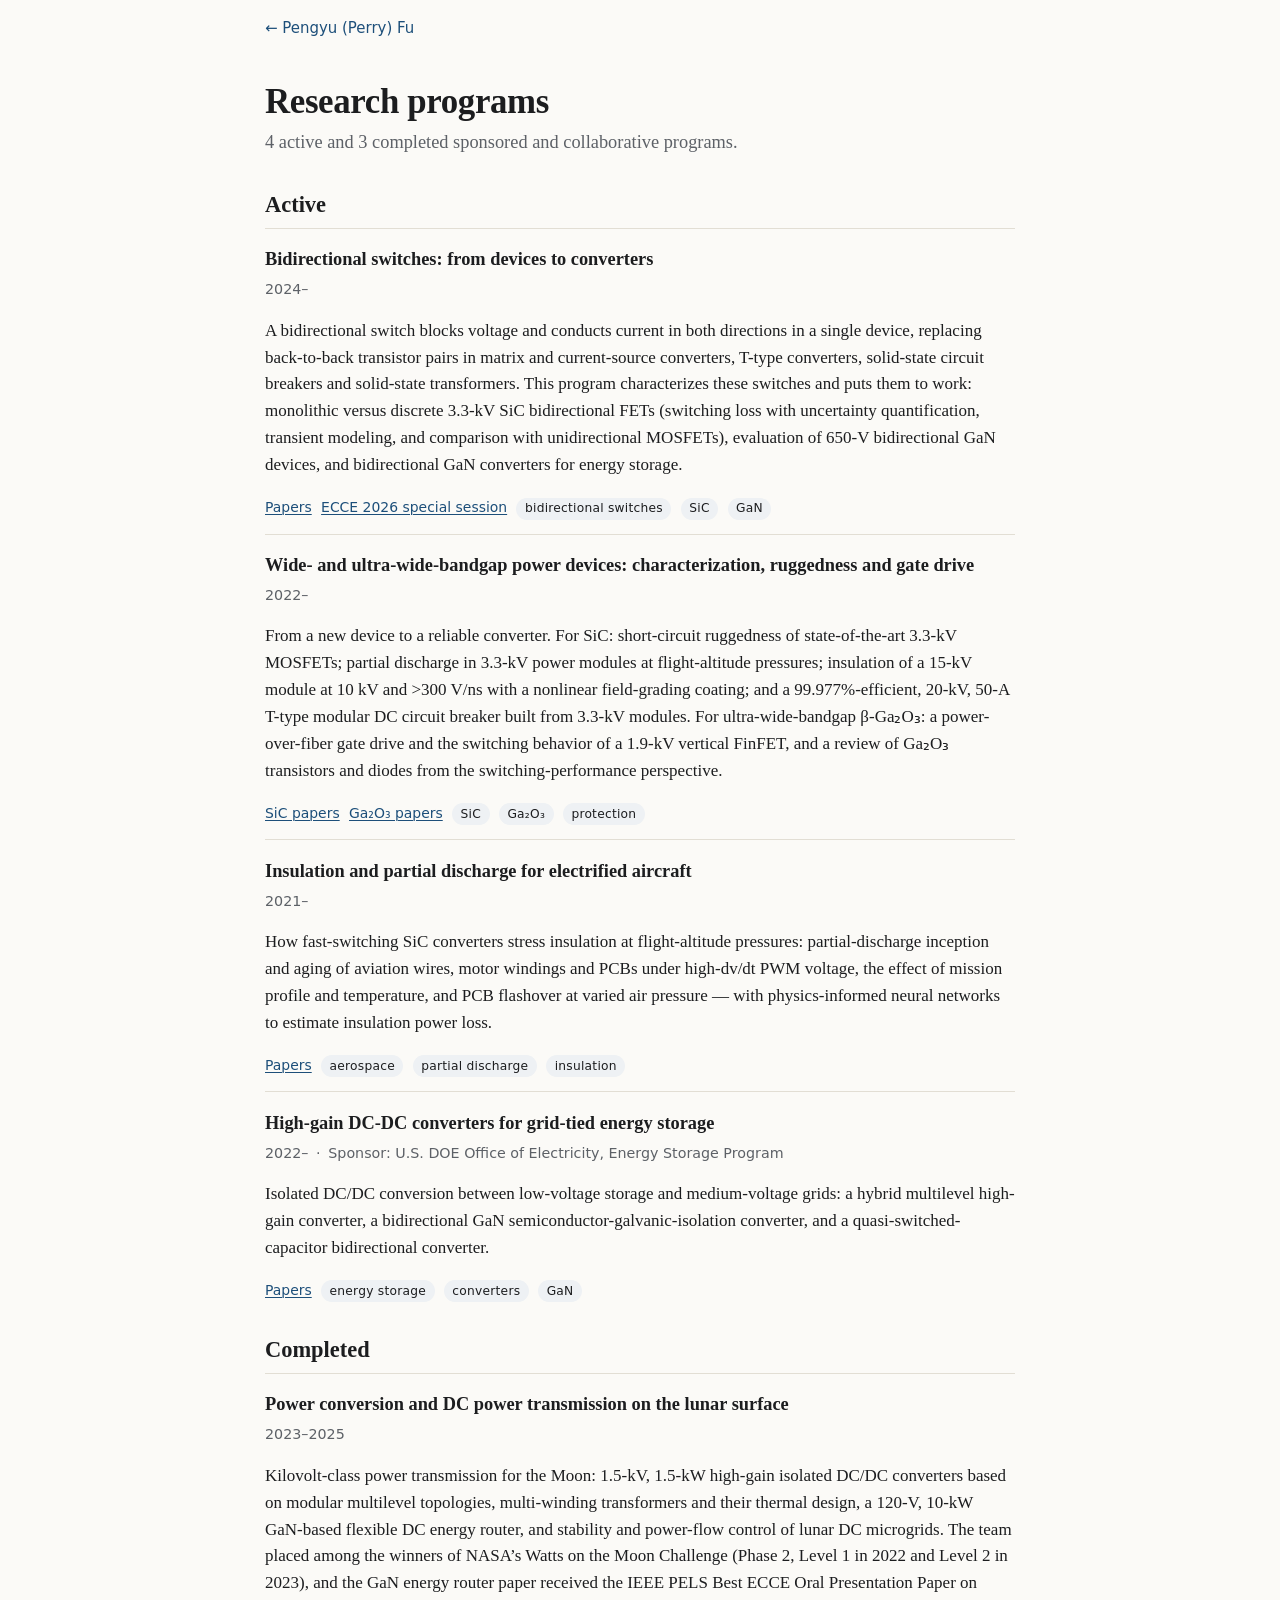
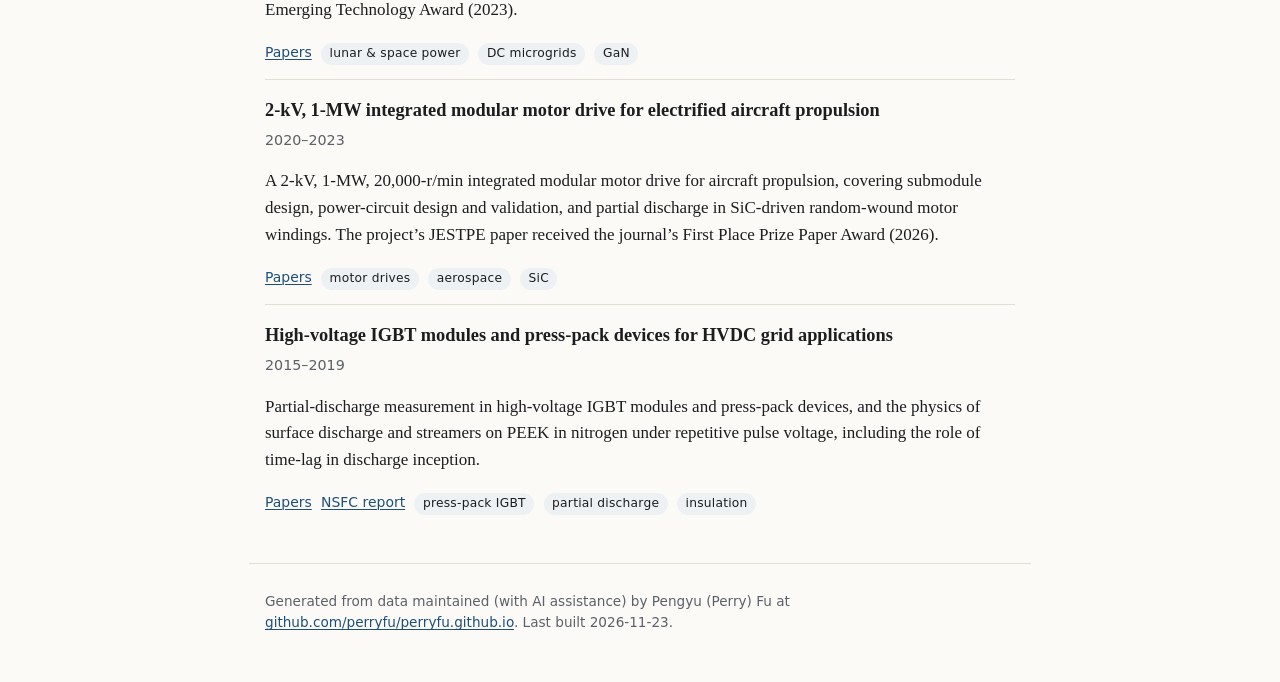
<file: projects.html>
<!doctype html>
<html lang="en">
<head>
<meta charset="utf-8">
<meta name="viewport" content="width=device-width, initial-scale=1">
<title>Research programs — Pengyu (Perry) Fu</title>
<meta name="description" content="Pengyu (Perry) Fu — research scientist at Ohio State in high-voltage power electronics, insulation, SiC/GaN devices, aerospace and lunar power, and AI for power.">
<meta name="author" content="Pengyu (Perry) Fu">
<link rel="canonical" href="https://perryfu.github.io/projects.html">
<meta property="og:type" content="website">
<meta property="og:title" content="Research programs — Pengyu (Perry) Fu">
<meta property="og:description" content="Pengyu (Perry) Fu — research scientist at Ohio State in high-voltage power electronics, insulation, SiC/GaN devices, aerospace and lunar power, and AI for power.">
<meta property="og:url" content="https://perryfu.github.io/projects.html">
<meta property="og:image" content="https://perryfu.github.io/files/headshot.jpeg"><meta name="twitter:card" content="summary">
<meta name="color-scheme" content="light dark">
<link rel="stylesheet" href="style.css">
<link rel="icon" href="favicon.svg" type="image/svg+xml">
<script data-goatcounter="https://perryfu.goatcounter.com/count" async src="https://gc.zgo.at/count.js"></script>
</head>
<body>
<nav class="crumb"><a href="index.html">← Pengyu (Perry) Fu</a></nav>
<main>
<h1>Research programs</h1>
<p class="lede">4 active and 3 completed sponsored and collaborative programs.</p>

<h2>Active</h2>
<article class="project" id="bidirectional-switches-from-devices-to-converters">
  <h3>Bidirectional switches: from devices to converters</h3>
  <p class="meta">
<span>2024–</span>  </p>
  <p>A bidirectional switch blocks voltage and conducts current in both directions in a single device, replacing back-to-back transistor pairs in matrix and current-source converters, T-type converters, solid-state circuit breakers and solid-state transformers. This program characterizes these switches and puts them to work: monolithic versus discrete 3.3-kV SiC bidirectional FETs (switching loss with uncertainty quantification, transient modeling, and comparison with unidirectional MOSFETs), evaluation of 650-V bidirectional GaN devices, and bidirectional GaN converters for energy storage. </p>
  <p class="p-links">
<a href="papers.html?tag=bidirectional+switches">Papers</a><a href="https://www.ieee-ecce.org/2026/special-sessions-2/">ECCE 2026 special session</a><a class="tag" href="papers.html?tag=bidirectional%20switches">bidirectional switches</a><a class="tag" href="papers.html?tag=SiC">SiC</a><a class="tag" href="papers.html?tag=GaN">GaN</a>  </p>
</article>
<article class="project" id="wide--and-ultra-wide-bandgap-power-devices-characterization-">
  <h3>Wide- and ultra-wide-bandgap power devices: characterization, ruggedness and gate drive</h3>
  <p class="meta">
<span>2022–</span>  </p>
  <p>From a new device to a reliable converter. For SiC: short-circuit ruggedness of state-of-the-art 3.3-kV MOSFETs; partial discharge in 3.3-kV power modules at flight-altitude pressures; insulation of a 15-kV module at 10 kV and &gt;300 V/ns with a nonlinear field-grading coating; and a 99.977%-efficient, 20-kV, 50-A T-type modular DC circuit breaker built from 3.3-kV modules. For ultra-wide-bandgap β-Ga₂O₃: a power-over-fiber gate drive and the switching behavior of a 1.9-kV vertical FinFET, and a review of Ga₂O₃ transistors and diodes from the switching-performance perspective.</p>
  <p class="p-links">
<a href="papers.html?tag=SiC">SiC papers</a><a href="papers.html?tag=Ga%E2%82%82O%E2%82%83">Ga₂O₃ papers</a><a class="tag" href="papers.html?tag=SiC">SiC</a><a class="tag" href="papers.html?tag=Ga%E2%82%82O%E2%82%83">Ga₂O₃</a><a class="tag" href="papers.html?tag=protection">protection</a>  </p>
</article>
<article class="project" id="insulation-and-partial-discharge-for-electrified-aircraft">
  <h3>Insulation and partial discharge for electrified aircraft</h3>
  <p class="meta">
<span>2021–</span>  </p>
  <p>How fast-switching SiC converters stress insulation at flight-altitude pressures: partial-discharge inception and aging of aviation wires, motor windings and PCBs under high-dv/dt PWM voltage, the effect of mission profile and temperature, and PCB flashover at varied air pressure — with physics-informed neural networks to estimate insulation power loss.</p>
  <p class="p-links">
<a href="papers.html?tag=aerospace">Papers</a><a class="tag" href="papers.html?tag=aerospace">aerospace</a><a class="tag" href="papers.html?tag=partial%20discharge">partial discharge</a><a class="tag" href="papers.html?tag=insulation">insulation</a>  </p>
</article>
<article class="project" id="high-gain-dc-dc-converters-for-grid-tied-energy-storage">
  <h3>High-gain DC-DC converters for grid-tied energy storage</h3>
  <p class="meta">
<span>2022–</span><span>Sponsor: U.S. DOE Office of Electricity, Energy Storage Program</span>  </p>
  <p>Isolated DC/DC conversion between low-voltage storage and medium-voltage grids: a hybrid multilevel high-gain converter, a bidirectional GaN semiconductor-galvanic-isolation converter, and a quasi-switched-capacitor bidirectional converter.</p>
  <p class="p-links">
<a href="papers.html?tag=energy+storage">Papers</a><a class="tag" href="papers.html?tag=energy%20storage">energy storage</a><a class="tag" href="papers.html?tag=converters">converters</a><a class="tag" href="papers.html?tag=GaN">GaN</a>  </p>
</article>
<h2>Completed</h2>
<article class="project" id="power-conversion-and-dc-power-transmission-on-the-lunar-surf">
  <h3>Power conversion and DC power transmission on the lunar surface</h3>
  <p class="meta">
<span>2023–2025</span>  </p>
  <p>Kilovolt-class power transmission for the Moon: 1.5-kV, 1.5-kW high-gain isolated DC/DC converters based on modular multilevel topologies, multi-winding transformers and their thermal design, a 120-V, 10-kW GaN-based flexible DC energy router, and stability and power-flow control of lunar DC microgrids. The team placed among the winners of NASA&rsquo;s Watts on the Moon Challenge (Phase 2, Level 1 in 2022 and Level 2 in 2023), and the GaN energy router paper received the IEEE PELS Best ECCE Oral Presentation Paper on Emerging Technology Award (2023).</p>
  <p class="p-links">
<a href="papers.html?tag=lunar+%26+space+power">Papers</a><a class="tag" href="papers.html?tag=lunar%20%26%20space%20power">lunar &amp; space power</a><a class="tag" href="papers.html?tag=DC%20microgrids">DC microgrids</a><a class="tag" href="papers.html?tag=GaN">GaN</a>  </p>
</article>
<article class="project" id="2-kv-1-mw-integrated-modular-motor-drive-for-electrified-air">
  <h3>2-kV, 1-MW integrated modular motor drive for electrified aircraft propulsion</h3>
  <p class="meta">
<span>2020–2023</span>  </p>
  <p>A 2-kV, 1-MW, 20,000-r/min integrated modular motor drive for aircraft propulsion, covering submodule design, power-circuit design and validation, and partial discharge in SiC-driven random-wound motor windings. The project&rsquo;s JESTPE paper received the journal&rsquo;s First Place Prize Paper Award (2026).</p>
  <p class="p-links">
<a href="papers.html?tag=motor+drives">Papers</a><a class="tag" href="papers.html?tag=motor%20drives">motor drives</a><a class="tag" href="papers.html?tag=aerospace">aerospace</a><a class="tag" href="papers.html?tag=SiC">SiC</a>  </p>
</article>
<article class="project" id="high-voltage-igbt-modules-and-press-pack-devices-for-hvdc-gr">
  <h3>High-voltage IGBT modules and press-pack devices for HVDC grid applications</h3>
  <p class="meta">
<span>2015–2019</span>  </p>
  <p>Partial-discharge measurement in high-voltage IGBT modules and press-pack devices, and the physics of surface discharge and streamers on PEEK in nitrogen under repetitive pulse voltage, including the role of time-lag in discharge inception.</p>
  <p class="p-links">
<a href="papers.html?tag=press-pack+IGBT">Papers</a><a href="https://kd.nsfc.cn/finalDetails?id=8a139b9fffbeb12d3dac08c42ec1cd7c">NSFC report</a><a class="tag" href="papers.html?tag=press-pack%20IGBT">press-pack IGBT</a><a class="tag" href="papers.html?tag=partial%20discharge">partial discharge</a><a class="tag" href="papers.html?tag=insulation">insulation</a>  </p>
</article>
</main>
<footer>
  <p>Generated from data maintained (with AI assistance) by Pengyu (Perry) Fu at <a href="https://github.com/perryfu/perryfu.github.io">github.com/perryfu/perryfu.github.io</a>. Last built 2026-11-23.</p>
</footer>
</body>
</html>
</file>
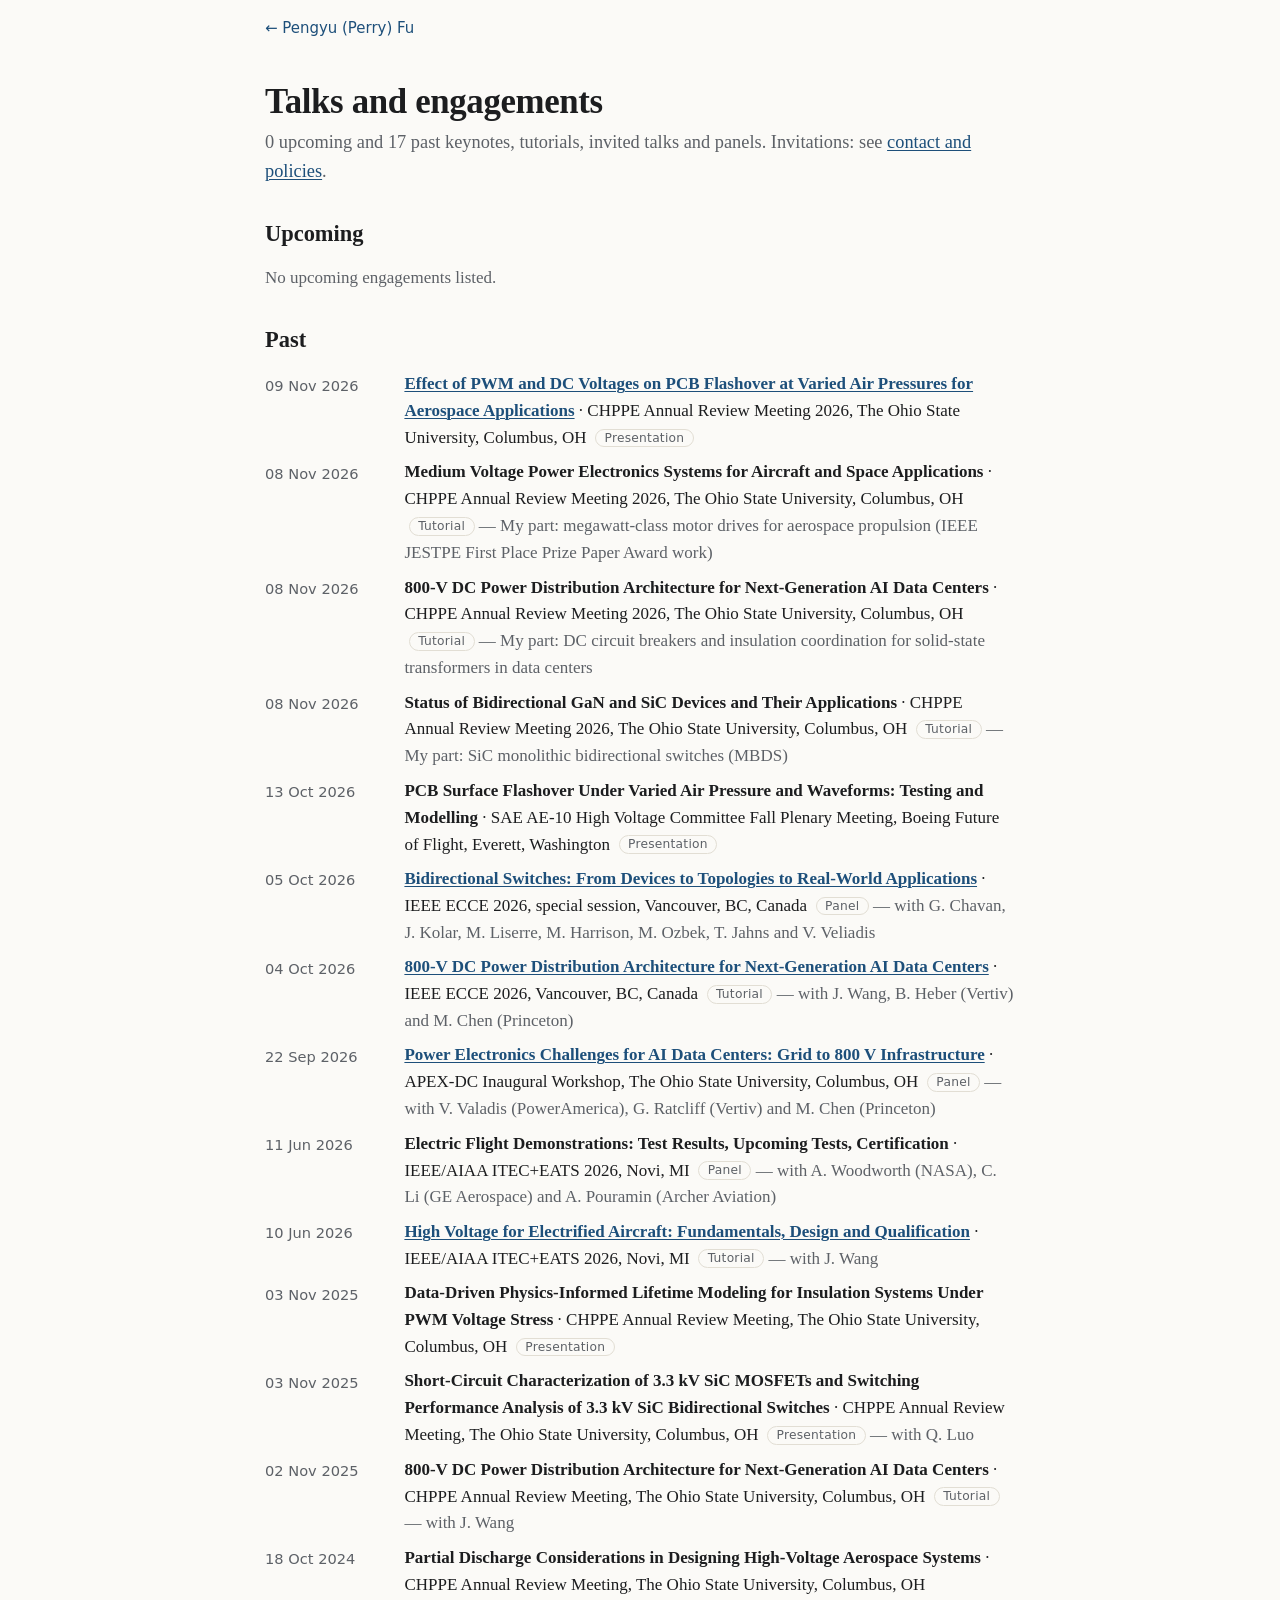
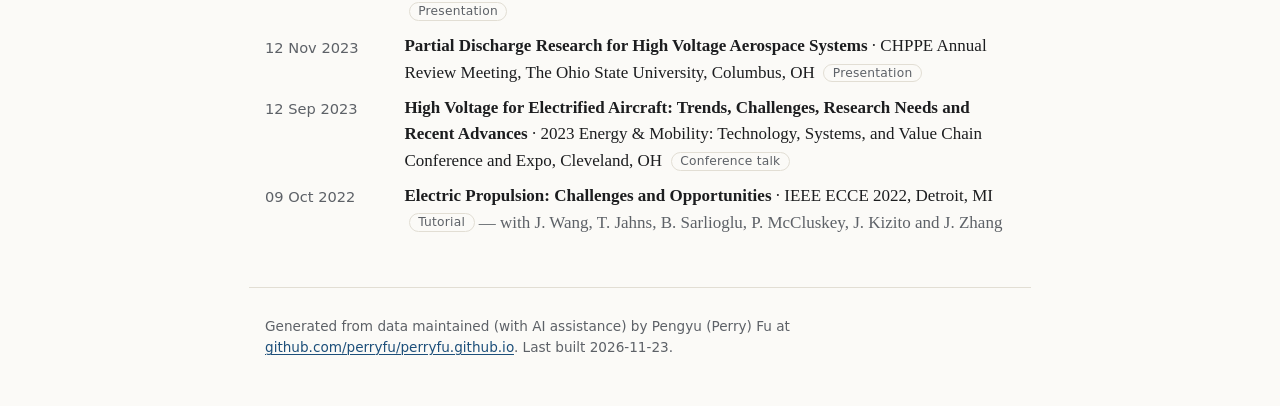
<file: talks.html>
<!doctype html>
<html lang="en">
<head>
<meta charset="utf-8">
<meta name="viewport" content="width=device-width, initial-scale=1">
<title>Talks and engagements — Pengyu (Perry) Fu</title>
<meta name="description" content="Pengyu (Perry) Fu — research scientist at Ohio State in high-voltage power electronics, insulation, SiC/GaN devices, aerospace and lunar power, and AI for power.">
<meta name="author" content="Pengyu (Perry) Fu">
<link rel="canonical" href="https://perryfu.github.io/talks.html">
<meta property="og:type" content="website">
<meta property="og:title" content="Talks and engagements — Pengyu (Perry) Fu">
<meta property="og:description" content="Pengyu (Perry) Fu — research scientist at Ohio State in high-voltage power electronics, insulation, SiC/GaN devices, aerospace and lunar power, and AI for power.">
<meta property="og:url" content="https://perryfu.github.io/talks.html">
<meta property="og:image" content="https://perryfu.github.io/files/headshot.jpeg"><meta name="twitter:card" content="summary">
<meta name="color-scheme" content="light dark">
<link rel="stylesheet" href="style.css">
<link rel="icon" href="favicon.svg" type="image/svg+xml">
<script data-goatcounter="https://perryfu.goatcounter.com/count" async src="https://gc.zgo.at/count.js"></script>
</head>
<body>
<nav class="crumb"><a href="index.html">← Pengyu (Perry) Fu</a></nav>
<main>
<h1>Talks and engagements</h1>
<p class="lede">0 upcoming and 17 past keynotes, tutorials, invited talks and panels. Invitations: see <a href="contact.html">contact and policies</a>.</p>

<h2>Upcoming</h2>
<p class="muted">No upcoming engagements listed.</p>
<h2>Past</h2>
<ul class="dated talks"><li>
  <span class="d">09 Nov 2026</span>
  <span class="t-body">
    <strong><a href="papers.html#fu2026effect">Effect of PWM and DC Voltages on PCB Flashover at Varied Air Pressures for Aerospace Applications</a></strong>
    · CHPPE Annual Review Meeting 2026, The Ohio State University, Columbus, OH    <span class="badge">Presentation</span>
  </span>
</li>
<li>
  <span class="d">08 Nov 2026</span>
  <span class="t-body">
    <strong>Medium Voltage Power Electronics Systems for Aircraft and Space Applications</strong>
    · CHPPE Annual Review Meeting 2026, The Ohio State University, Columbus, OH    <span class="badge">Tutorial</span>
<span class="muted"> — My part: megawatt-class motor drives for aerospace propulsion (IEEE JESTPE First Place Prize Paper Award work)</span>  </span>
</li>
<li>
  <span class="d">08 Nov 2026</span>
  <span class="t-body">
    <strong>800-V DC Power Distribution Architecture for Next-Generation AI Data Centers</strong>
    · CHPPE Annual Review Meeting 2026, The Ohio State University, Columbus, OH    <span class="badge">Tutorial</span>
<span class="muted"> — My part: DC circuit breakers and insulation coordination for solid-state transformers in data centers</span>  </span>
</li>
<li>
  <span class="d">08 Nov 2026</span>
  <span class="t-body">
    <strong>Status of Bidirectional GaN and SiC Devices and Their Applications</strong>
    · CHPPE Annual Review Meeting 2026, The Ohio State University, Columbus, OH    <span class="badge">Tutorial</span>
<span class="muted"> — My part: SiC monolithic bidirectional switches (MBDS)</span>  </span>
</li>
<li>
  <span class="d">13 Oct 2026</span>
  <span class="t-body">
    <strong>PCB Surface Flashover Under Varied Air Pressure and Waveforms: Testing and Modelling</strong>
    · SAE AE-10 High Voltage Committee Fall Plenary Meeting, Boeing Future of Flight, Everett, Washington    <span class="badge">Presentation</span>
  </span>
</li>
<li>
  <span class="d">05 Oct 2026</span>
  <span class="t-body">
    <strong><a href="https://www.ieee-ecce.org/2026/special-sessions-2/">Bidirectional Switches: From Devices to Topologies to Real-World Applications</a></strong>
    · IEEE ECCE 2026, special session, Vancouver, BC, Canada    <span class="badge">Panel</span>
<span class="muted"> — with G. Chavan, J. Kolar, M. Liserre, M. Harrison, M. Ozbek, T. Jahns and V. Veliadis</span>  </span>
</li>
<li>
  <span class="d">04 Oct 2026</span>
  <span class="t-body">
    <strong><a href="https://www.ieee-ecce.org/2026/tutorials/">800-V DC Power Distribution Architecture for Next-Generation AI Data Centers</a></strong>
    · IEEE ECCE 2026, Vancouver, BC, Canada    <span class="badge">Tutorial</span>
<span class="muted"> — with J. Wang, B. Heber (Vertiv) and M. Chen (Princeton)</span>  </span>
</li>
<li>
  <span class="d">22 Sep 2026</span>
  <span class="t-body">
    <strong><a href="https://ece.osu.edu/news/2026/10/powering-future-ai-apex-dc-symposium-unites-industry-academia-and-government">Power Electronics Challenges for AI Data Centers: Grid to 800 V Infrastructure</a></strong>
    · APEX-DC Inaugural Workshop, The Ohio State University, Columbus, OH    <span class="badge">Panel</span>
<span class="muted"> — with V. Valadis (PowerAmerica), G. Ratcliff (Vertiv) and M. Chen (Princeton)</span>  </span>
</li>
<li>
  <span class="d">11 Jun 2026</span>
  <span class="t-body">
    <strong>Electric Flight Demonstrations: Test Results, Upcoming Tests, Certification</strong>
    · IEEE/AIAA ITEC+EATS 2026, Novi, MI    <span class="badge">Panel</span>
<span class="muted"> — with A. Woodworth (NASA), C. Li (GE Aerospace) and A. Pouramin (Archer Aviation)</span>  </span>
</li>
<li>
  <span class="d">10 Jun 2026</span>
  <span class="t-body">
    <strong><a href="https://www.canva.com/design/DAHE_JwwOZU/aW2rhJA3UVyRmFHzc69VhA/view?utm_content=DAHE_JwwOZU&amp;utm_campaign=designshare&amp;utm_medium=link2&amp;utm_source=uniquelinks&amp;utlId=hb65d9e2096">High Voltage for Electrified Aircraft: Fundamentals, Design and Qualification</a></strong>
    · IEEE/AIAA ITEC+EATS 2026, Novi, MI    <span class="badge">Tutorial</span>
<span class="muted"> — with J. Wang</span>  </span>
</li>
<li>
  <span class="d">03 Nov 2025</span>
  <span class="t-body">
    <strong>Data-Driven Physics-Informed Lifetime Modeling for Insulation Systems Under PWM Voltage Stress</strong>
    · CHPPE Annual Review Meeting, The Ohio State University, Columbus, OH    <span class="badge">Presentation</span>
  </span>
</li>
<li>
  <span class="d">03 Nov 2025</span>
  <span class="t-body">
    <strong>Short-Circuit Characterization of 3.3 kV SiC MOSFETs and Switching Performance Analysis of 3.3 kV SiC Bidirectional Switches</strong>
    · CHPPE Annual Review Meeting, The Ohio State University, Columbus, OH    <span class="badge">Presentation</span>
<span class="muted"> — with Q. Luo</span>  </span>
</li>
<li>
  <span class="d">02 Nov 2025</span>
  <span class="t-body">
    <strong>800-V DC Power Distribution Architecture for Next-Generation AI Data Centers</strong>
    · CHPPE Annual Review Meeting, The Ohio State University, Columbus, OH    <span class="badge">Tutorial</span>
<span class="muted"> — with J. Wang</span>  </span>
</li>
<li>
  <span class="d">18 Oct 2024</span>
  <span class="t-body">
    <strong>Partial Discharge Considerations in Designing High-Voltage Aerospace Systems</strong>
    · CHPPE Annual Review Meeting, The Ohio State University, Columbus, OH    <span class="badge">Presentation</span>
  </span>
</li>
<li>
  <span class="d">12 Nov 2023</span>
  <span class="t-body">
    <strong>Partial Discharge Research for High Voltage Aerospace Systems</strong>
    · CHPPE Annual Review Meeting, The Ohio State University, Columbus, OH    <span class="badge">Presentation</span>
  </span>
</li>
<li>
  <span class="d">12 Sep 2023</span>
  <span class="t-body">
    <strong>High Voltage for Electrified Aircraft: Trends, Challenges, Research Needs and Recent Advances</strong>
    · 2023 Energy &amp; Mobility: Technology, Systems, and Value Chain Conference and Expo, Cleveland, OH    <span class="badge">Conference talk</span>
  </span>
</li>
<li>
  <span class="d">09 Oct 2022</span>
  <span class="t-body">
    <strong>Electric Propulsion: Challenges and Opportunities</strong>
    · IEEE ECCE 2022, Detroit, MI    <span class="badge">Tutorial</span>
<span class="muted"> — with J. Wang, T. Jahns, B. Sarlioglu, P. McCluskey, J. Kizito and J. Zhang</span>  </span>
</li>
</ul>
</main>
<footer>
  <p>Generated from data maintained (with AI assistance) by Pengyu (Perry) Fu at <a href="https://github.com/perryfu/perryfu.github.io">github.com/perryfu/perryfu.github.io</a>. Last built 2026-11-23.</p>
</footer>
</body>
</html>
</file>
<file: style.css>
/* Single-column academic layout, in the spirit of teorth.github.io/tao-web.
   No web fonts or frameworks: fast on any connection, nothing to break. */

:root {
  --bg: #fbfaf7;
  --fg: #1c1d1f;
  --muted: #5d6167;
  --rule: #e2ded4;
  --accent: #1d4f7a;
  --accent-hover: #0d3458;
  --chip: #eef1f4;
  --chip-on: #1d4f7a;
  --chip-on-fg: #ffffff;
  --code: #f1efe8;
  --ph-bg: #fff0b8;
  --ph-fg: #5c4300;
  --draft: #a65f00;
  --award: #7a4a00;
  --measure: 46rem;
  --serif: Charter, "Bitstream Charter", "Sitka Text", Cambria, "Iowan Old Style", Georgia, serif;
  --sans: system-ui, -apple-system, "Segoe UI", Roboto, "Helvetica Neue", Arial, sans-serif;
  --mono: ui-monospace, "SF Mono", Menlo, Consolas, monospace;
}
@media (prefers-color-scheme: dark) {
  :root {
    --bg: #141619; --fg: #e6e4df; --muted: #a1a5ab; --rule: #2b2f35; --accent: #8db9e4;
    --accent-hover: #b9d5f2; --chip: #22262c; --chip-on: #8db9e4; --chip-on-fg: #0f1215;
    --code: #1c1f23; --ph-bg: #4b3b08; --ph-fg: #ffe38f; --draft: #f0b65a; --award: #f0c27a;
  }
}

* { box-sizing: border-box; }
html { font-size: 17px; -webkit-text-size-adjust: 100%; }
body {
  margin: 0; background: var(--bg); color: var(--fg);
  font-family: var(--serif); line-height: 1.58;
  text-rendering: optimizeLegibility; font-kerning: normal;
}
main, nav.crumb, footer, .banner-inner { max-width: var(--measure); margin: 0 auto; padding: 0 16px; }
main { padding-top: 1.25rem; padding-bottom: 2rem; }

a { color: var(--accent); text-decoration-thickness: 1px; text-underline-offset: 2px; }
a:hover { color: var(--accent-hover); }
h1 { font-size: 2.05rem; line-height: 1.15; margin: 1.2rem 0 .35rem; letter-spacing: -.01em; font-weight: 700; }
h2 { font-size: 1.32rem; margin: 2rem 0 .5rem; line-height: 1.25; }
h3 { font-size: 1.08rem; margin: 1.5rem 0 .35rem; line-height: 1.3; }
hr { border: 0; border-top: 1px solid var(--rule); margin: 2.25rem 0 0; }
code, pre { font-family: var(--mono); font-size: .84em; }
code { background: var(--code); padding: .05em .3em; border-radius: 3px; }
ul, ol { padding-left: 1.25rem; }
li { margin: .2rem 0; }

.lede { font-size: 1.08rem; color: var(--muted); margin-top: .2rem; }
.muted { color: var(--muted); }
.small { font-size: .88rem; }
.n { color: var(--muted); font-weight: 400; font-size: .9em; }

/* Placeholders and draft banner */
.ph { background: var(--ph-bg); color: var(--ph-fg); border-radius: 3px; padding: 0 .2em; box-decoration-break: clone; -webkit-box-decoration-break: clone; }
.banner { background: var(--ph-bg); color: var(--ph-fg); font-family: var(--sans); font-size: .82rem; padding: .45rem 0; }
.banner .ph { background: transparent; text-decoration: underline; }
.banner code { background: transparent; }

nav.crumb { padding-top: 1rem; font-family: var(--sans); font-size: .88rem; }
nav.crumb a, .crumb2 a { text-decoration: none; }
.crumb2 { font-family: var(--sans); font-size: .88rem; margin: 0; }

/* Front page */
.hero { display: flex; gap: 1.1rem; align-items: center; }
.hero h1 { margin-top: .6rem; }
.portrait { width: 112px; height: 112px; border-radius: 50%; object-fit: cover; flex: none; }
.affil { list-style: none; padding: 0; margin: 1rem 0 .4rem; }
.affil li { margin: .15rem 0; }
.profiles { font-family: var(--sans); font-size: .88rem; margin: .4rem 0 1.4rem; }
.profiles .sep { color: var(--muted); margin: 0 .45rem; }
.directory p { margin: .55rem 0; }
.directory a { text-decoration: none; }
.directory a:hover strong { text-decoration: underline; }

details > summary { cursor: pointer; list-style: none; }
details > summary::-webkit-details-marker { display: none; }
details > summary h2 { display: inline; }
details > summary::before { content: "▸"; display: inline-block; width: 1.1rem; color: var(--muted); font-size: .9rem; transition: transform .12s; }
details[open] > summary::before { transform: rotate(90deg); }
details:not(.bib) { margin-top: 1.5rem; }
details:not(.bib) > summary { margin-bottom: .35rem; }

/* Dated lists (year/term in a fixed gutter, like Tao's lists) */
ul.dated { list-style: none; padding-left: 0; }
ul.dated li { position: relative; padding-left: 8.2rem; }
ul.dated .d { position: absolute; left: 0; top: .14rem; width: 7.6rem; color: var(--muted); font-variant-numeric: tabular-nums; font-family: var(--sans); font-size: .86rem; }
@media (max-width: 560px) {
  ul.dated li { padding-left: 0; margin-bottom: .55rem; }
  ul.dated .d { position: static; display: block; width: auto; }
  .hero { flex-direction: column; align-items: flex-start; }
}

/* Badges, tags, chips */
.badge, .tag, .chip, .mini {
  font-family: var(--sans); font-size: .72rem; letter-spacing: .02em;
  border-radius: 999px; padding: .08rem .5rem; white-space: nowrap;
}
.badge { border: 1px solid var(--rule); color: var(--muted); margin-left: .25rem; vertical-align: .08em; }
.badge.status { border-color: var(--draft); color: var(--draft); }
.badge.draft { border-color: var(--draft); color: var(--draft); font-weight: 600; }
.award { font-family: var(--sans); font-size: .8rem; color: var(--award); font-weight: 600; margin-left: .3rem; }
.award::before { content: "★ "; }
.tag, .chip { background: var(--chip); color: var(--fg); border: 0; cursor: pointer; text-decoration: none; }
.tag:hover, .chip:hover { filter: brightness(.95); }
.chip span { color: var(--muted); margin-left: .15rem; }
.chip[aria-pressed="true"] { background: var(--chip-on); color: var(--chip-on-fg); }
.chip[aria-pressed="true"] span { color: inherit; opacity: .8; }
.mini { border: 1px solid var(--rule); text-decoration: none; margin-left: .2rem; }

/* Papers page */
.stats { font-family: var(--sans); font-size: .86rem; color: var(--muted); }
.controls { display: flex; gap: .5rem; margin: 1rem 0 .6rem; flex-wrap: wrap; }
.controls input, .controls select {
  font: inherit; font-family: var(--sans); font-size: .92rem; color: var(--fg); background: var(--bg);
  border: 1px solid var(--rule); border-radius: 6px; padding: .45rem .6rem;
}
.controls input { flex: 1 1 16rem; min-width: 0; }
.controls input:focus, .controls select:focus { outline: 2px solid var(--accent); outline-offset: 1px; }
.chips { display: flex; flex-wrap: wrap; gap: .35rem; }
.count { font-family: var(--sans); font-size: .82rem; color: var(--muted); margin: .7rem 0 0; }
.year-group h2 { font-family: var(--sans); font-size: 1rem; color: var(--muted); border-bottom: 1px solid var(--rule); padding-bottom: .2rem; margin-top: 1.6rem; }
ol.papers { list-style: none; padding: 0; margin: 0; }
.paper { padding: .6rem 0 .7rem; border-bottom: 1px dotted var(--rule); }
.paper:target { background: color-mix(in srgb, var(--ph-bg) 40%, transparent); }
.p-title { font-weight: 700; line-height: 1.35; }
.p-authors, .p-venue, .p-note { font-size: .95rem; }
.p-links { display: flex; flex-wrap: wrap; gap: .3rem .55rem; align-items: baseline; margin-top: .3rem; font-family: var(--sans); font-size: .82rem; }
.bib summary { color: var(--accent); cursor: pointer; display: inline; }
.bib summary::before { content: none; }
.bib[open] { flex-basis: 100%; }
.bib pre { background: var(--code); padding: .6rem .75rem; border-radius: 6px; overflow-x: auto; margin: .4rem 0; white-space: pre; }
.empty { color: var(--muted); font-style: italic; }

/* Projects and talks */
.project { border-top: 1px solid var(--rule); padding-top: .25rem; }
.project h3 { margin-top: .9rem; }
.meta { font-family: var(--sans); font-size: .84rem; color: var(--muted); margin: .1rem 0 .4rem; }
.meta span + span::before { content: "·"; margin: 0 .45rem; }
ul.talks li { margin-bottom: .45rem; }

/* AI views */
.note { font-size: .93rem; background: var(--code); border-left: 3px solid var(--rule); padding: .1rem .9rem; margin: .8rem 0; border-radius: 0 6px 6px 0; }
.toc { font-family: var(--sans); font-size: .88rem; border: 1px solid var(--rule); border-radius: 8px; padding: .6rem 1rem .4rem; margin: 1.4rem 0; }
.toc-h { font-weight: 600; margin: 0 0 .3rem; }
.toc ol { margin: .1rem 0 .3rem; padding-left: 1.1rem; }
.toc a { text-decoration: none; }
.preface { font-size: 1.04rem; }
.part-intro { color: var(--muted); font-style: italic; margin-top: -.15rem; }
.thesis h3 .anchor { opacity: 0; text-decoration: none; font-family: var(--sans); font-weight: 400; color: var(--muted); }
.thesis h3:hover .anchor { opacity: 1; }
.sources { font-size: .86rem; color: var(--muted); }

/* Interview, links, contact */
dl.qa dt { font-weight: 700; margin-top: 1.4rem; }
dl.qa .qn { color: var(--muted); font-family: var(--sans); font-size: .85rem; }
dl.qa dd { margin: .3rem 0 0; }
ul.linklist li { margin: .45rem 0; }
.url { font-family: var(--sans); font-size: .78rem; word-break: break-all; }
dl.contact { display: grid; grid-template-columns: 6.5rem 1fr; gap: .35rem .8rem; }
dl.contact dt { color: var(--muted); font-family: var(--sans); font-size: .88rem; padding-top: .12rem; }
dl.contact dd { margin: 0; }
.pre { white-space: pre-line; }

footer { border-top: 1px solid var(--rule); padding-top: .8rem; padding-bottom: 2rem; font-family: var(--sans); font-size: .8rem; color: var(--muted); }

@media print {
  .banner, .controls, .chips, .count, nav.crumb, .toc { display: none; }
  .ph { background: none; }
  body { background: #fff; color: #000; }
  a { color: #000; }
}
</file>
